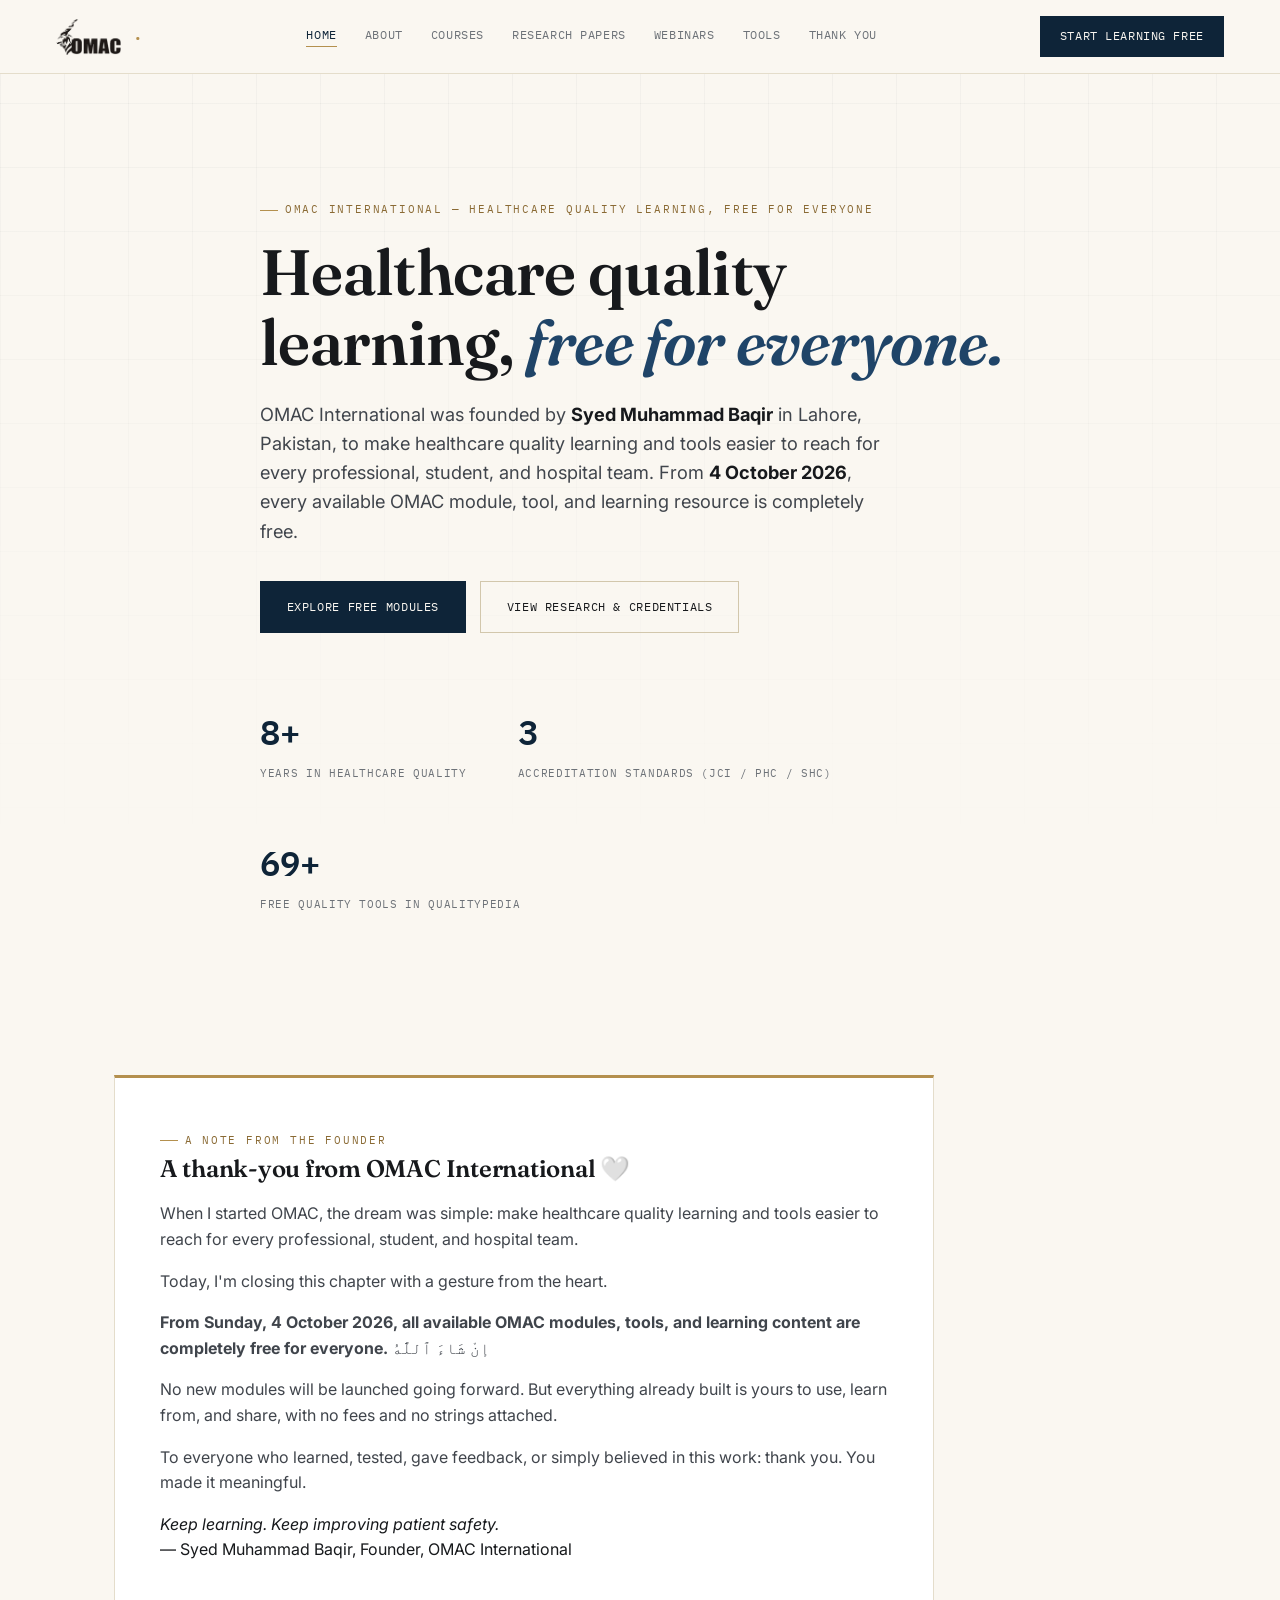
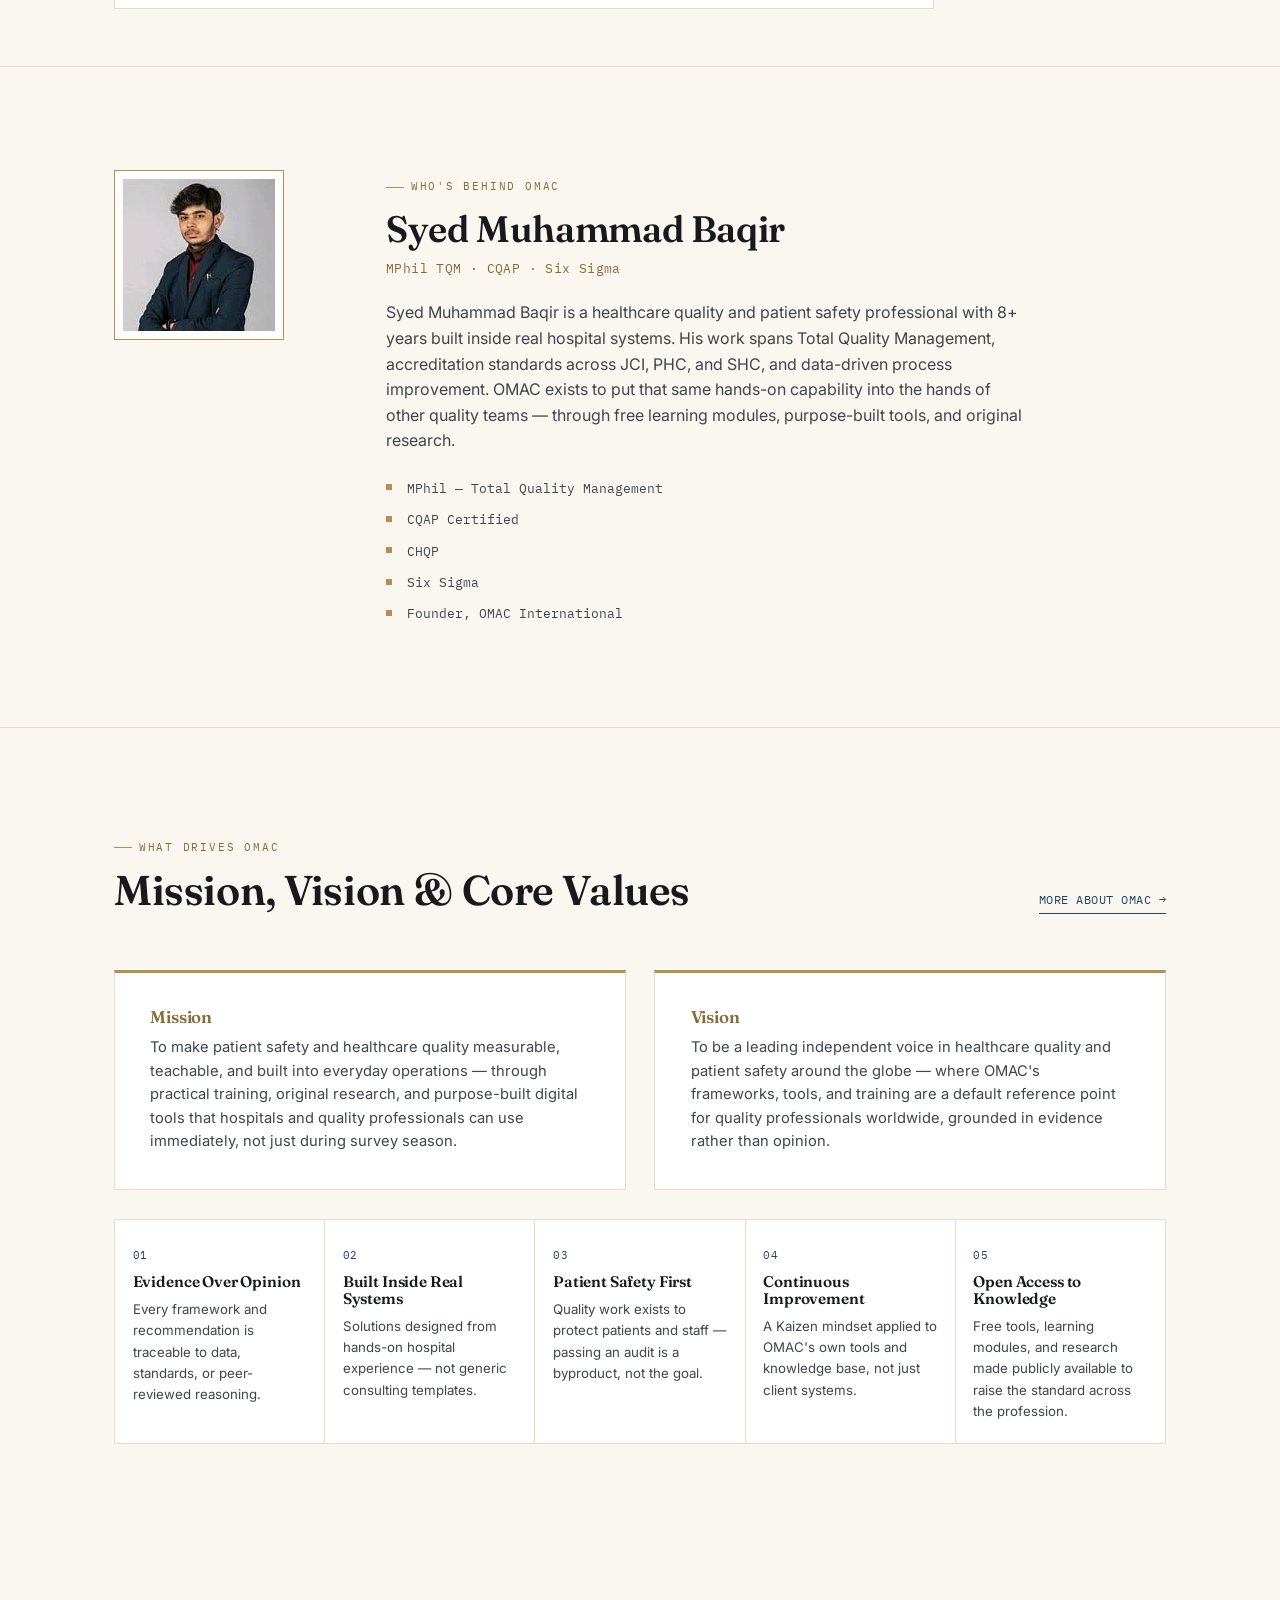
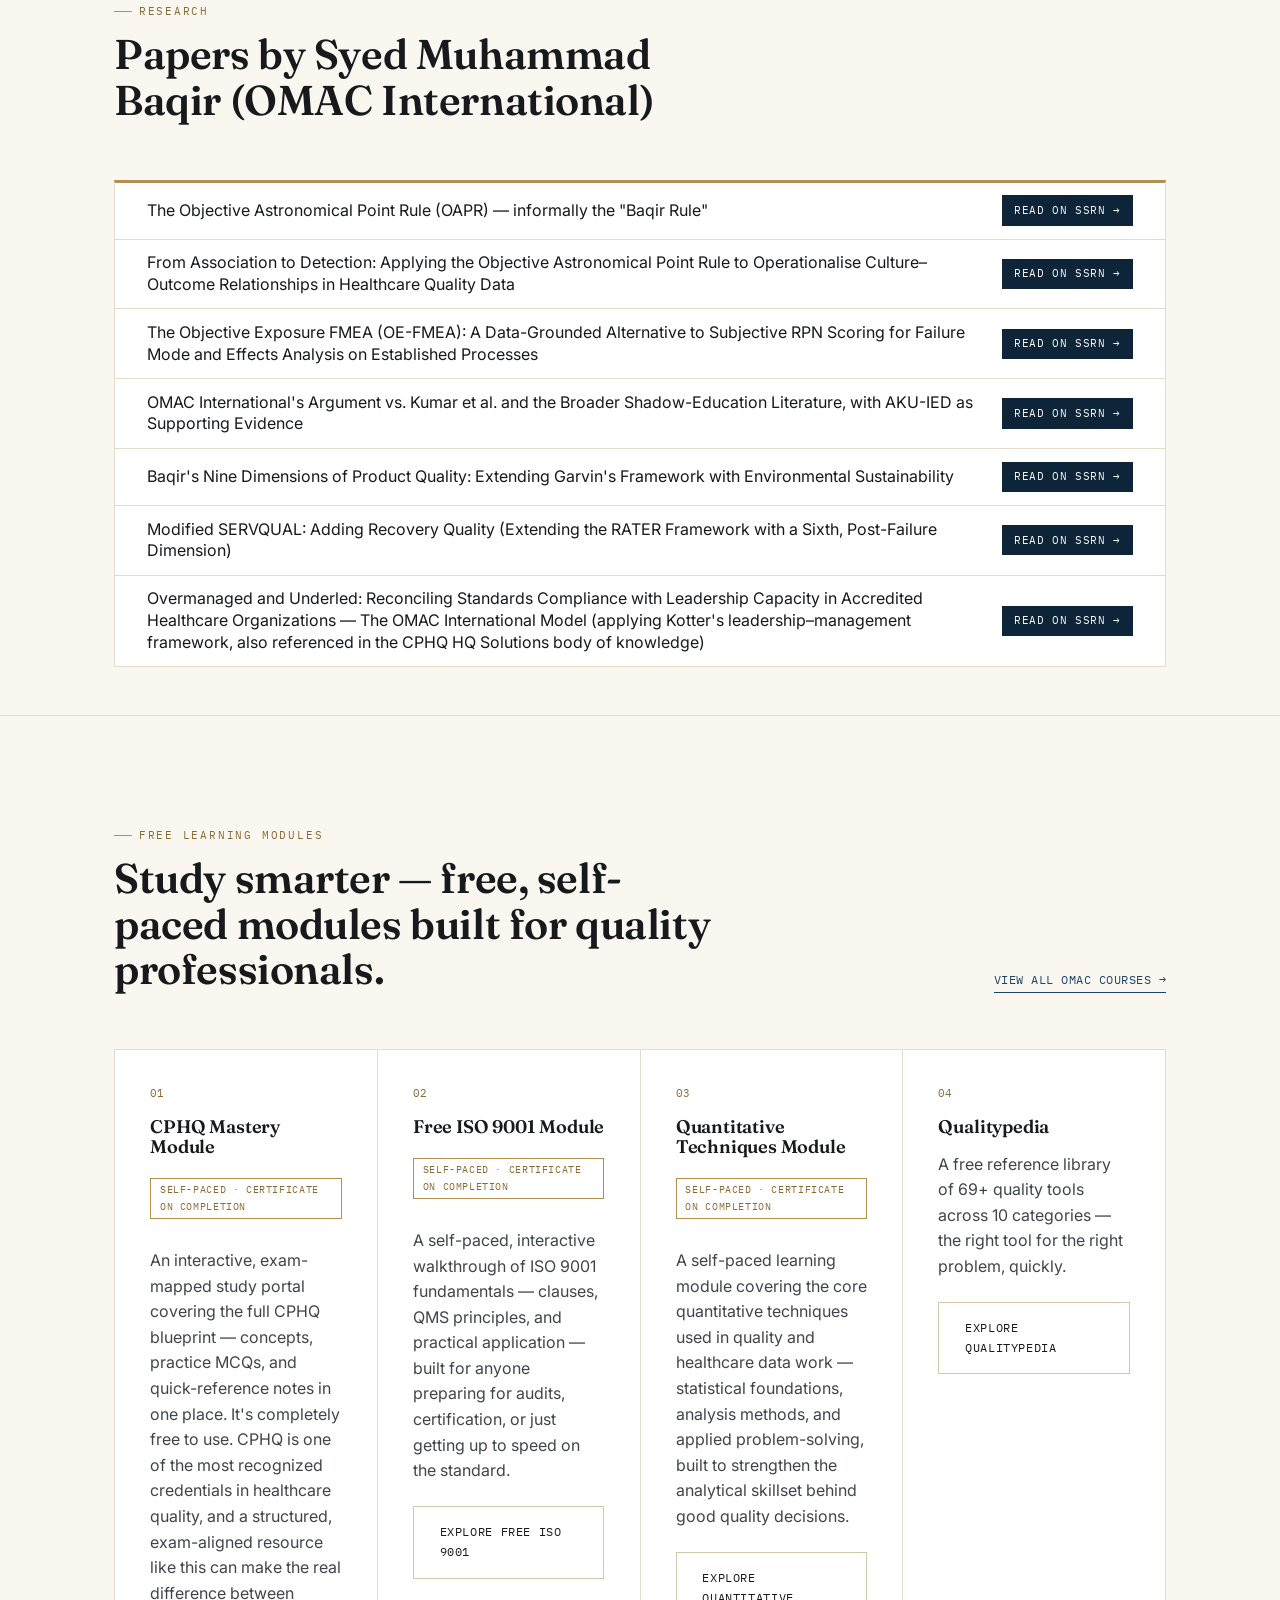
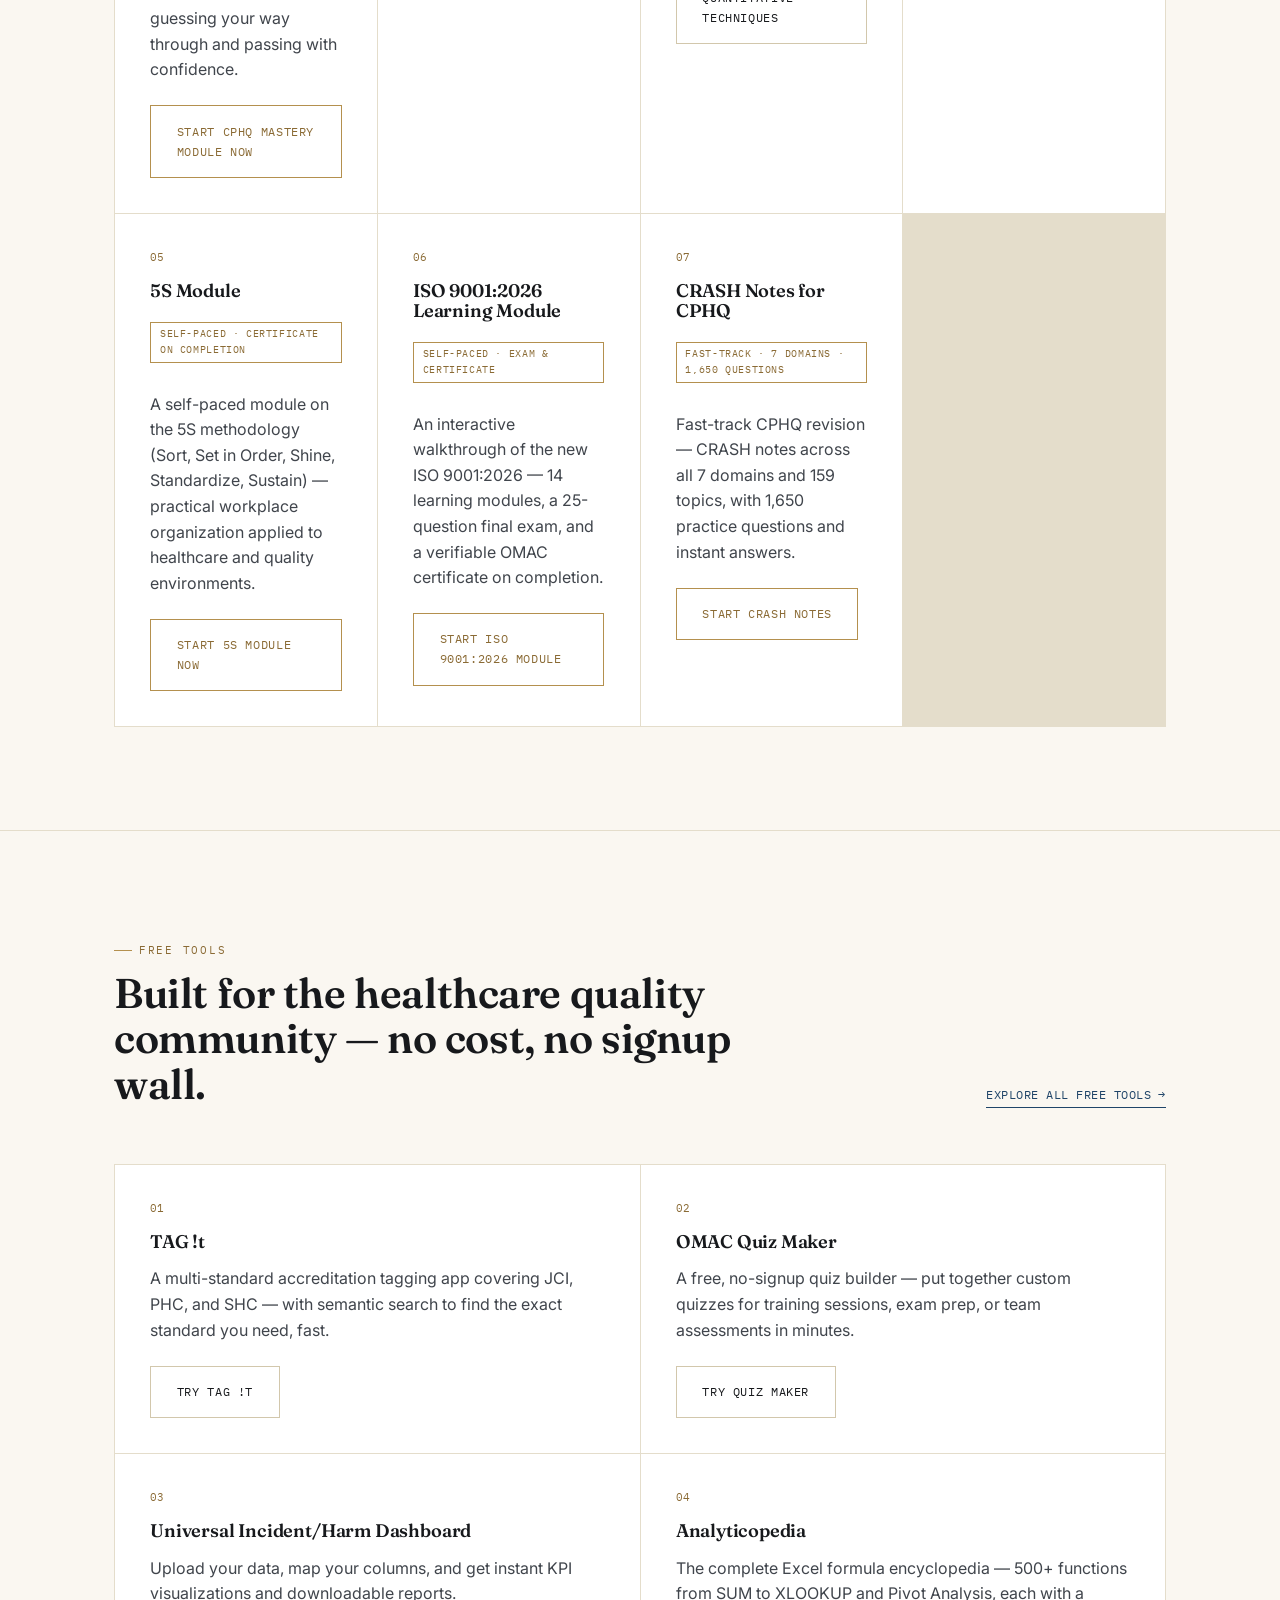
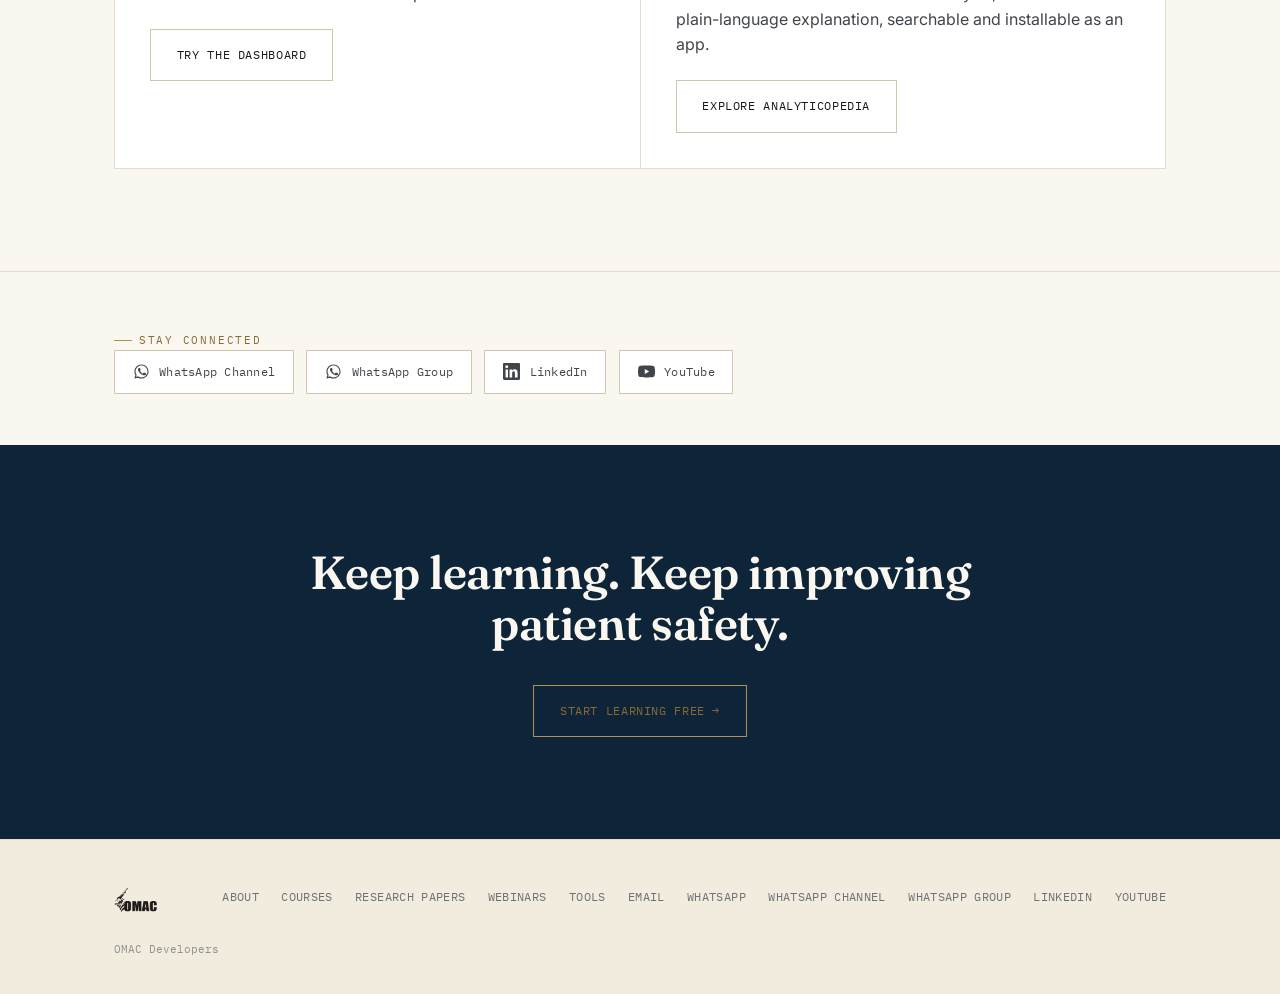
<file: index.html>
<!DOCTYPE html>
<html lang="en">
<head>
<meta charset="UTF-8">
<meta name="viewport" content="width=device-width, initial-scale=1.0">
<meta name="google-site-verification" content="9HjMdCQ9c2Z-t8X8EDNnJsRTLXKoxswh-LZ-U27pYJo" />
<meta name="msvalidate.01" content="EC8A3DC12270B2D11F73D232D1E9F7B7" />
<title>OMAC International | Free Healthcare Quality Learning Modules &amp; Tools — S M Baqir</title>
<meta name="description" content="OMAC International — free healthcare quality learning modules, tools, and research by Syed Muhammad Baqir (S M Baqir), Lahore, Pakistan. All modules and tools are free for everyone from 4 October 2026.">
<meta name="keywords" content="S M Baqir, Syed Muhammad Baqir, Baqir, OMAC, OMAC International, OMAC by S M Baqir, OMAC Developers, Quality Guru, Top Quality Guru, Modern Quality Guru, Quality Guru Pakistan, CPHQ Expert, Top CPHQ Expert, CPHQ Trainer, TOP CPHQ Trainer, TOP Healthcare Quality Professional, Best Quality Professional, Top Quality Professional, healthcare quality Pakistan, healthcare intelligence, Total Quality Management, TQM, CQAP, CPHQ, CPHQ preparation, Six Sigma Black Belt, JCI accreditation, ISO 9001, PIQC, free CPHQ module, free ISO 9001 module, free quality tools, Qualitypedia, Analyticopedia, OAPR, Objective Astronomical Point Rule, Baqir's Rule, Baqir Rule, SSRN Baqir, Healthcare Quality Researcher Pakistan, Kotter Overmanaged Underled">
<meta name="author" content="Syed Muhammad Baqir">
<link rel="canonical" href="https://syedbaqir291-debug.github.io/OMAC/">

<link rel="icon" type="image/png" sizes="32x32" href="assets/images/favicon-32.png">
<link rel="icon" type="image/png" sizes="16x16" href="assets/images/favicon-16.png">
<link rel="apple-touch-icon" sizes="180x180" href="assets/images/favicon-180.png">

<!-- Open Graph -->
<meta property="og:type" content="profile">
<meta property="og:title" content="OMAC International | Free Healthcare Quality Learning Modules & Tools">
<meta property="og:description" content="OMAC International — free healthcare quality learning modules, tools, and research by Syed Muhammad Baqir (S M Baqir), Lahore, Pakistan. All modules and tools are free for everyone from 4 October 2026.">
<meta property="og:url" content="https://syedbaqir291-debug.github.io/OMAC/">
<meta property="og:site_name" content="OMAC International">
<meta property="og:image" content="https://syedbaqir291-debug.github.io/OMAC/assets/images/og-cover.jpg">

<!-- Twitter -->
<meta name="twitter:card" content="summary_large_image">
<meta name="twitter:title" content="OMAC International | Free Healthcare Quality Learning Modules & Tools">
<meta name="twitter:description" content="OMAC International — free healthcare quality learning modules, tools, and research by Syed Muhammad Baqir (S M Baqir), Lahore, Pakistan. All modules and tools are free for everyone from 4 October 2026.">
<meta name="twitter:image" content="https://syedbaqir291-debug.github.io/OMAC/assets/images/og-cover.jpg">

<link rel="preconnect" href="https://fonts.googleapis.com">
<link rel="preconnect" href="https://fonts.gstatic.com" crossorigin>
<link href="https://fonts.googleapis.com/css2?family=Fraunces:ital,opsz,wght@0,9..144,400;0,9..144,500;0,9..144,600;1,9..144,500&family=Inter:wght@400;500;600&family=IBM+Plex+Mono:wght@400;500;600&display=swap" rel="stylesheet">
<link rel="stylesheet" href="assets/css/style.css">

<style>
/* ---------- Research Paper box ---------- */
.research-panel {
  padding: clamp(2rem, 4vw, 3rem) 0;
}
.research-grid {
  display: grid;
  grid-template-columns: repeat(2, 1fr);
  gap: clamp(1.2rem, 3vw, 2rem);
  align-items: stretch;
}
@media (max-width: 860px) {
  .research-grid {
    grid-template-columns: 1fr;
  }
}
.research-box {
  position: relative;
  border: 1px solid var(--line);
  border-top: 3px solid var(--gold-500);
  background: var(--surface);
  padding: clamp(1.8rem, 4vw, 2.8rem);
  display: flex;
  flex-direction: column;
}
.research-box .btn {
  margin-top: auto;
  align-self: flex-start;
}

/* ---------- Compact paper list (title + link only) ---------- */
.paper-list-wrap {
  border: 1px solid var(--line);
  border-top: 3px solid var(--gold-500);
  background: var(--surface);
}
.paper-list-item {
  display: flex;
  align-items: center;
  justify-content: space-between;
  gap: 1rem;
  padding: 0.8rem clamp(1.2rem, 3vw, 2rem);
  border-bottom: 1px solid var(--line);
}
.paper-list-item:last-child {
  border-bottom: none;
}
.paper-list-title {
  font-size: clamp(0.9rem, 1.6vw, 1rem);
  color: var(--ink-900);
  line-height: 1.35;
  margin: 0;
}
.paper-list-link {
  flex: none;
  font-family: var(--font-mono);
  font-size: 0.66rem;
  letter-spacing: 0.06em;
  text-transform: uppercase;
  color: var(--paper);
  background: var(--navy-900);
  padding: 0.42rem 0.75rem;
  white-space: nowrap;
  text-decoration: none;
  transition: background 0.2s ease;
}
.paper-list-link:hover {
  background: var(--navy-700);
}
@media (max-width: 560px) {
  .paper-list-item {
    flex-direction: column;
    align-items: flex-start;
    gap: 0.6rem;
  }
  .paper-list-link {
    align-self: flex-start;
  }
}

/* ---------- Module completion badge ---------- */
.module-badge {
  display: inline-block;
  font-family: var(--font-mono);
  font-size: 0.64rem;
  letter-spacing: 0.06em;
  text-transform: uppercase;
  color: var(--gold-700);
  border: 1px solid var(--gold-500);
  padding: 0.2rem 0.55rem;
  margin: 0.4rem 0 0.9rem;
}
</style>

<script type="application/ld+json">
{
  "@context": "https://schema.org",
  "@graph": [
    {
      "@type": "Person",
      "@id": "https://syedbaqir291-debug.github.io/OMAC/#person",
      "name": "Syed Muhammad Baqir",
      "alternateName": [
        "S M Baqir",
        "S.M. Baqir",
        "SM Baqir",
        "Baqir",
        "Quality Guru",
        "Modern Quality Guru",
        "Top Quality Guru",
        "S M Baqir Quality Guru",
        "Syed Muhammad Baqir Quality Guru",
        "CPHQ Expert",
        "Top CPHQ Expert",
        "Best Quality Professional",
        "Top Quality Professional"
      ],
      "jobTitle": [
        "Founder, OMAC International",
        "Healthcare Quality and Patient Safety Professional",
        "CPHQ Expert",
        "Quality Guru"
      ],
      "description": "Modern Quality Guru and Top CPHQ Expert — healthcare quality and patient safety professional based in Lahore, Pakistan. MPhil TQM, CQAP, Six Sigma Black Belt. Founder of OMAC International, which offers free healthcare quality learning modules, tools, and research.",
      "image": "https://syedbaqir291-debug.github.io/OMAC/assets/images/baqir-headshot.jpg",
      "url": "https://syedbaqir291-debug.github.io/OMAC/",
      "alumniOf": {
        "@type": "EducationalOrganization",
        "name": "PIQC Institute of Quality"
      },
      "knowsAbout": [
        "Total Quality Management",
        "Healthcare Quality Assurance",
        "Six Sigma",
        "CPHQ",
        "JCI Accreditation",
        "ISO 9001",
        "Patient Safety",
        "Healthcare Data Analytics",
        "Healthcare Intelligence Dashboards",
        "Statistical Process Control",
        "Quality Guru Pakistan"
      ],
      "hasCredential": [
        {
          "@type": "EducationalOccupationalCredential",
          "name": "MPhil Total Quality Management"
        },
        {
          "@type": "EducationalOccupationalCredential",
          "name": "Certified Quality Assurance Professional (CQAP)"
        },
        {
          "@type": "EducationalOccupationalCredential",
          "name": "Six Sigma Black Belt"
        },
        {
          "@type": "EducationalOccupationalCredential",
          "name": "Certified Professional in Healthcare Quality (CPHQ)"
        }
      ],
      "sameAs": [
        "https://pk.linkedin.com/in/syed-muhammad-baqir-7b822418a",
        "https://www.linkedin.com/company/omac-solutions/",
        "https://youtube.com/@syed-muhammad-baqir?si=8lJSC3jI-buDQ4jl",
        "https://whatsapp.com/channel/0029VbDNtEd3gvWicqcQNV20",
        "https://github.com/syedbaqir291-debug",
        "https://syedbaqir291-debug.github.io/OMAC/"
      ]
    },
    {
      "@type": "EducationalOrganization",
      "@id": "https://syedbaqir291-debug.github.io/OMAC/#organization",
      "name": "OMAC International",
      "alternateName": [
        "OMAC by S M Baqir",
        "OMAC by Baqir",
        "OMAC Developers",
        "OMAC Analytics"
      ],
      "founder": {
        "@id": "https://syedbaqir291-debug.github.io/OMAC/#person"
      },
      "address": {
        "@type": "PostalAddress",
        "addressLocality": "Lahore",
        "addressCountry": "PK"
      },
      "url": "https://syedbaqir291-debug.github.io/OMAC/",
      "description": "OMAC International — free healthcare quality learning modules (CPHQ, ISO 9001, Six Sigma, 5S, Quantitative Techniques), quality tools, and published research. All modules, tools, and learning content are free for everyone from 4 October 2026."
    },
    {
      "@type": "ScholarlyArticle",
      "@id": "https://syedbaqir291-debug.github.io/OMAC/#oapr-paper",
      "headline": "The Objective Astronomical Point Rule (OAPR): A Boxplot-Based Criterion for Astronomical Point Detection in Run Charts",
      "alternateName": [
        "Baqir's Rule",
        "Baqir Rule",
        "OAPR"
      ],
      "author": {
        "@id": "https://syedbaqir291-debug.github.io/OMAC/#person"
      },
      "creator": {
        "@id": "https://syedbaqir291-debug.github.io/OMAC/#person"
      },
      "publisher": {
        "@id": "https://syedbaqir291-debug.github.io/OMAC/#organization"
      },
      "about": [
        "Run Chart Analysis",
        "Statistical Process Control",
        "Healthcare Quality Improvement",
        "Astronomical Data Point Rule",
        "Tukey IQR Method",
        "Boxplot Outlier Detection"
      ],
      "keywords": "Baqir's Rule, Objective Astronomical Point Rule, OAPR, run chart, astronomical point, boxplot, Tukey IQR, statistical process control, healthcare quality improvement",
      "url": "https://papers.ssrn.com/sol3/papers.cfm?abstract_id=7117822",
      "sameAs": "https://papers.ssrn.com/sol3/papers.cfm?abstract_id=7117822",
      "isPartOf": {
        "@type": "Periodical",
        "name": "SSRN Electronic Journal"
      }
    }
  ]
}
</script>
</head>
<body>

<div class="vital-line-wrap" aria-hidden="true">
  <svg viewBox="0 0 56 840" preserveAspectRatio="none">
    <path id="vitalPath" d="M28,0 L28,40 L20,55 L36,70 L24,85 L28,100 L28,140
      L28,180 L20,195 L36,210 L24,225 L28,240 L28,280
      L28,320 L20,335 L36,350 L24,365 L28,380 L28,420
      L28,460 L20,475 L36,490 L24,505 L28,520 L28,560
      L28,600 L20,615 L36,630 L24,645 L28,660 L28,700
      L28,740 L20,755 L36,770 L24,785 L28,800 L28,840" />
    <circle id="vitalDot" class="vital-dot" r="4" cx="28" cy="0"></circle>
  </svg>
</div>

<header class="nav">
  <a href="index.html" class="nav-logo">
    <img src="assets/images/logo-dark.png" alt="OMAC International" class="nav-logo-img">
    <span class="nav-logo-divider">·</span>
  </a>
  <nav class="nav-links" id="navLinks">
    <a href="index.html" class="active">Home</a>
    <a href="about.html">About</a>
    <a href="courses.html">Courses</a>
    <a href="research-papers.html">Research Papers</a>
    <a href="webinars.html">Webinars</a>
    <a href="tools.html">Tools</a>
    <a href="thank-you.html">Thank You</a>
    <a href="courses.html" class="nav-cta-mobile">Start Learning Free</a>
  </nav>
  <div class="nav-right">
    <button class="nav-toggle" aria-label="Toggle navigation">MENU</button>
    <a href="courses.html" class="nav-cta">Start Learning Free</a>
  </div>
</header>

<div class="notice-bar" role="note">&#129293; From <strong>4 October 2026</strong>, all OMAC modules, tools &amp; learning content are free for everyone. <a href="thank-you.html">Read a message from Baqir →</a></div>

<main>

  <!-- ============ HERO ============ -->
  <section class="hero" id="home" data-blip>
    <div class="hero-grid" aria-hidden="true"></div>
    <div class="wrap">
      <div class="hero-content">
        <span class="eyebrow" id="omac" style="scroll-margin-top: 90px;" data-reveal>OMAC International — Healthcare Quality Learning, Free for Everyone</span>
        <h1 data-reveal data-reveal-delay="1">Healthcare quality learning, <em>free for everyone.</em></h1>
        <p class="hero-sub" data-reveal data-reveal-delay="2">OMAC International was founded by <strong>Syed Muhammad Baqir</strong> in Lahore, Pakistan, to make healthcare quality learning and tools easier to reach for every professional, student, and hospital team. From <strong>4 October 2026</strong>, every available OMAC module, tool, and learning resource is completely free.</p>
        <div class="hero-actions" id="webinar" style="scroll-margin-top: 90px;" data-reveal data-reveal-delay="3">
          <a href="#learning-modules" class="btn btn-primary">Explore Free Modules</a>
          <a href="research-papers.html" class="btn btn-ghost">View Research &amp; Credentials</a>
        </div>

        <div class="hero-stats">
          <div class="hero-stat">
            <span class="num"><span data-count="8" data-suffix="+">0</span></span>
            <span class="label">Years in Healthcare Quality</span>
          </div>
          <div class="hero-stat">
            <span class="num"><span data-count="3" data-suffix="">0</span></span>
            <span class="label">Accreditation Standards (JCI / PHC / SHC)</span>
          </div>
          <div class="hero-stat">
            <span class="num"><span data-count="69" data-suffix="+">0</span></span>
            <span class="label">Free Quality Tools in Qualitypedia</span>
          </div>
        </div>
      </div>
    </div>
  </section>

  <!-- ============ THANK YOU ============ -->
  <section class="thanks-panel" id="thank-you" data-blip style="scroll-margin-top: 90px;">
    <div class="wrap">
      <div class="thanks-box" data-reveal>
        <span class="eyebrow">A Note From the Founder</span>
        <h2>A thank-you from OMAC International &#129293;</h2>
        <p>When I started OMAC, the dream was simple: make healthcare quality learning and tools easier to reach for every professional, student, and hospital team.</p>
        <p>Today, I'm closing this chapter with a gesture from the heart.</p>
        <p><strong>From Sunday, 4 October 2026, all available OMAC modules, tools, and learning content are completely free for everyone.</strong> <span lang="ar" dir="rtl">إنْ شَاءَ ٱللَّٰهُ</span></p>
        <p>No new modules will be launched going forward. But everything already built is yours to use, learn from, and share, with no fees and no strings attached.</p>
        <p>To everyone who learned, tested, gave feedback, or simply believed in this work: thank you. You made it meaningful.</p>
        <p class="thanks-sign"><em>Keep learning. Keep improving patient safety.</em><br>— Syed Muhammad Baqir, Founder, OMAC International</p>
      </div>
    </div>
  </section>

  <!-- ============ ABOUT ============ -->
  <section class="intro-panel" id="about-teaser" data-blip>
    <div class="wrap about-grid">
      <div class="about-photo" data-reveal>
        <img src="assets/images/baqir-headshot.jpg" alt="Syed Muhammad Baqir, Founder of OMAC by S M Baqir" width="199" height="199" loading="lazy">
      </div>
      <div class="about-copy" data-reveal data-reveal-delay="1">
        <span class="eyebrow">Who's Behind OMAC</span>
        <h2 id="syed-muhammad-baqir" style="scroll-margin-top: 90px;">Syed Muhammad Baqir</h2>
        <p class="credentials-line">MPhil TQM · CQAP · Six Sigma</p>
        <p class="about-bio">Syed Muhammad Baqir is a healthcare quality and patient safety professional with 8+ years built inside real hospital systems. His work spans Total Quality Management, accreditation standards across JCI, PHC, and SHC, and data-driven process improvement. OMAC exists to put that same hands-on capability into the hands of other quality teams — through free learning modules, purpose-built tools, and original research.</p>
        <ul class="credential-list">
          <li>MPhil — Total Quality Management</li>
          <li>CQAP Certified</li>
          <li>CHQP </li>
          <li>Six Sigma</li>
          <li>Founder, OMAC International</li>
        </ul>
      </div>
    </div>
  </section>

  <!-- ============ MISSION / VISION / VALUES ============ -->
  <section class="service-panel" id="mission-vision" data-blip>
    <div class="wrap">
      <div class="panel-head" data-reveal>
        <div>
          <span class="eyebrow">What Drives OMAC</span>
          <h2>Mission, Vision &amp; Core Values</h2>
        </div>
        <a href="about.html#mission-vision" class="panel-link">More About OMAC →</a>
      </div>

      <div class="mv-grid" data-reveal>
        <div class="mv-card">
          <h3>Mission</h3>
          <p>To make patient safety and healthcare quality measurable, teachable, and built into everyday operations — through practical training, original research, and purpose-built digital tools that hospitals and quality professionals can use immediately, not just during survey season.</p>
        </div>
        <div class="mv-card">
          <h3>Vision</h3>
          <p>To be a leading independent voice in healthcare quality and patient safety around the globe — where OMAC's frameworks, tools, and training are a default reference point for quality professionals worldwide, grounded in evidence rather than opinion.</p>
        </div>
      </div>

      <div class="values-grid" data-reveal>
        <div class="value-card">
          <span class="num">01</span>
          <h4>Evidence Over Opinion</h4>
          <p>Every framework and recommendation is traceable to data, standards, or peer-reviewed reasoning.</p>
        </div>
        <div class="value-card">
          <span class="num">02</span>
          <h4>Built Inside Real Systems</h4>
          <p>Solutions designed from hands-on hospital experience — not generic consulting templates.</p>
        </div>
        <div class="value-card">
          <span class="num">03</span>
          <h4>Patient Safety First</h4>
          <p>Quality work exists to protect patients and staff — passing an audit is a byproduct, not the goal.</p>
        </div>
        <div class="value-card">
          <span class="num">04</span>
          <h4>Continuous Improvement</h4>
          <p>A Kaizen mindset applied to OMAC's own tools and knowledge base, not just client systems.</p>
        </div>
        <div class="value-card">
          <span class="num">05</span>
          <h4>Open Access to Knowledge</h4>
          <p>Free tools, learning modules, and research made publicly available to raise the standard across the profession.</p>
        </div>
      </div>
    </div>
  </section>

  <!-- ============ RECENT RESEARCH PAPER ============ -->
  <section class="research-panel" id="research" data-blip>
    <div class="wrap">
      <div class="panel-head" data-reveal>
        <div>
          <span class="eyebrow">Research</span>
          <h2>Papers by Syed Muhammad Baqir (OMAC International)</h2>
        </div>
      </div>

      <div class="paper-list-wrap" data-reveal>
        <div class="paper-list-item">
          <p class="paper-list-title">The Objective Astronomical Point Rule (OAPR) — informally the "Baqir Rule"</p>
          <a href="https://papers.ssrn.com/sol3/papers.cfm?abstract_id=7117822" target="_blank" rel="noopener" class="paper-list-link">Read on SSRN →</a>
        </div>
        <div class="paper-list-item">
          <p class="paper-list-title">From Association to Detection: Applying the Objective Astronomical Point Rule to Operationalise Culture–Outcome Relationships in Healthcare Quality Data</p>
          <a href="https://papers.ssrn.com/sol3/papers.cfm?abstract_id=7196979" target="_blank" rel="noopener" class="paper-list-link">Read on SSRN →</a>
        </div>
        <div class="paper-list-item">
          <p class="paper-list-title">The Objective Exposure FMEA (OE-FMEA): A Data-Grounded Alternative to Subjective RPN Scoring for Failure Mode and Effects Analysis on Established Processes</p>
          <a href="https://papers.ssrn.com/sol3/papers.cfm?abstract_id=7171621" target="_blank" rel="noopener" class="paper-list-link">Read on SSRN →</a>
        </div>
        <div class="paper-list-item">
          <p class="paper-list-title">OMAC International's Argument vs. Kumar et al. and the Broader Shadow-Education Literature, with AKU-IED as Supporting Evidence</p>
          <a href="https://papers.ssrn.com/sol3/papers.cfm?abstract_id=7169279" target="_blank" rel="noopener" class="paper-list-link">Read on SSRN →</a>
        </div>
        <div class="paper-list-item">
          <p class="paper-list-title">Baqir's Nine Dimensions of Product Quality: Extending Garvin's Framework with Environmental Sustainability</p>
          <a href="https://papers.ssrn.com/sol3/papers.cfm?abstract_id=7178918" target="_blank" rel="noopener" class="paper-list-link">Read on SSRN →</a>
        </div>
        <div class="paper-list-item">
          <p class="paper-list-title">Modified SERVQUAL: Adding Recovery Quality (Extending the RATER Framework with a Sixth, Post-Failure Dimension)</p>
          <a href="https://papers.ssrn.com/sol3/papers.cfm?abstract_id=7179038" target="_blank" rel="noopener" class="paper-list-link">Read on SSRN →</a>
        </div>
        <div class="paper-list-item">
          <p class="paper-list-title">Overmanaged and Underled: Reconciling Standards Compliance with Leadership Capacity in Accredited Healthcare Organizations — The OMAC International Model (applying Kotter's leadership–management framework, also referenced in the CPHQ HQ Solutions body of knowledge)</p>
          <a href="https://papers.ssrn.com/sol3/papers.cfm?abstract_id=7265098" target="_blank" rel="noopener" class="paper-list-link">Read on SSRN →</a>
        </div>
      </div>
    </div>
  </section>

  <!-- ============ FREE LEARNING MODULES ============ -->
  <section class="service-panel" id="learning-modules" data-blip>
    <div class="wrap">
      <div class="panel-head" data-reveal>
        <div>
          <span class="eyebrow">Free Learning Modules</span>
          <h2>Study smarter — free, self-paced modules built for quality professionals.</h2>
        </div>
        <a href="courses.html" class="panel-link">View All OMAC Courses →</a>
      </div>

      <div class="card-grid cols-4" data-reveal>
        <div class="tool-card">
          <span class="tool-index">01</span>
          <h3>CPHQ Mastery Module</h3>
          <span class="module-badge">Self-Paced · Certificate on Completion</span>
          <p>An interactive, exam-mapped study portal covering the full CPHQ blueprint — concepts, practice MCQs, and quick-reference notes in one place. It's completely free to use. CPHQ is one of the most recognized credentials in healthcare quality, and a structured, exam-aligned resource like this can make the real difference between guessing your way through and passing with confidence.</p>
          <a href="https://cphq-omac-notes.streamlit.app/" target="_blank" rel="noopener" class="btn btn-gold">Start CPHQ Mastery Module Now</a>
        </div>
        <div class="tool-card">
          <span class="tool-index">02</span>
          <h3>Free ISO 9001 Module</h3>
          <span class="module-badge">Self-Paced · Certificate on Completion</span>
          <p>A self-paced, interactive walkthrough of ISO 9001 fundamentals — clauses, QMS principles, and practical application — built for anyone preparing for audits, certification, or just getting up to speed on the standard.</p>
          <a href="https://iso-9001-omac.vercel.app/" target="_blank" rel="noopener" class="btn btn-ghost">Explore Free ISO 9001</a>
        </div>
        <div class="tool-card">
          <span class="tool-index">03</span>
          <h3>Quantitative Techniques Module</h3>
          <span class="module-badge">Self-Paced · Certificate on Completion</span>
          <p>A self-paced learning module covering the core quantitative techniques used in quality and healthcare data work — statistical foundations, analysis methods, and applied problem-solving, built to strengthen the analytical skillset behind good quality decisions.</p>
          <a href="https://quantitative-techniques-omac.vercel.app/" target="_blank" rel="noopener" class="btn btn-ghost">Explore Quantitative Techniques</a>
        </div>
        <div class="tool-card">
          <span class="tool-index">04</span>
          <h3>Qualitypedia</h3>
          <p>A free reference library of 69+ quality tools across 10 categories — the right tool for the right problem, quickly.</p>
          <a href="https://syedbaqir291-debug.github.io/quality_pedia_v.1/" target="_blank" rel="noopener" class="btn btn-ghost">Explore Qualitypedia</a>
        </div>
        <div class="tool-card">
          <span class="tool-index">05</span>
          <h3>5S Module</h3>
          <span class="module-badge">Self-Paced · Certificate on Completion</span>
          <p>A self-paced module on the 5S methodology (Sort, Set in Order, Shine, Standardize, Sustain) — practical workplace organization applied to healthcare and quality environments.</p>
          <a href="https://5s-module-omac.vercel.app/" target="_blank" rel="noopener" class="btn btn-gold">Start 5S Module Now</a>
        </div>
        <div class="tool-card">
          <span class="tool-index">06</span>
          <h3>ISO 9001:2026 Learning Module</h3>
          <span class="module-badge">Self-Paced · Exam &amp; Certificate</span>
          <p>An interactive walkthrough of the new ISO 9001:2026 — 14 learning modules, a 25-question final exam, and a verifiable OMAC certificate on completion.</p>
          <a href="https://learning-module-9001-2026.vercel.app/" target="_blank" rel="noopener" class="btn btn-gold">Start ISO 9001:2026 Module</a>
        </div>
        <div class="tool-card">
          <span class="tool-index">07</span>
          <h3>CRASH Notes for CPHQ</h3>
          <span class="module-badge">Fast-Track · 7 Domains · 1,650 Questions</span>
          <p>Fast-track CPHQ revision — CRASH notes across all 7 domains and 159 topics, with 1,650 practice questions and instant answers.</p>
          <a href="https://cphq-crash-preparation.vercel.app/" target="_blank" rel="noopener" class="btn btn-gold">Start CRASH Notes</a>
        </div>
      </div>
    </div>
  </section>

<!-- ============ FREE TOOLS ============ -->
  <section class="service-panel" id="free-tools" data-blip>
    <div class="wrap">
      <div class="panel-head" data-reveal>
        <div>
          <span class="eyebrow">Free Tools</span>
          <h2>Built for the healthcare quality community — no cost, no signup wall.</h2>
        </div>
        <a href="tools.html" class="panel-link">Explore All Free Tools →</a>
      </div>

      <div class="card-grid cols-2" data-reveal>
        <div class="tool-card">
          <span class="tool-index">01</span>
          <h3>TAG !t</h3>
          <p>A multi-standard accreditation tagging app covering JCI, PHC, and SHC — with semantic search to find the exact standard you need, fast.</p>
          <a href="https://tag-it-by-baqir.streamlit.app/" target="_blank" rel="noopener" class="btn btn-ghost">Try TAG !t</a>
        </div>
        <div class="tool-card">
          <span class="tool-index">02</span>
          <h3>OMAC Quiz Maker</h3>
          <p>A free, no-signup quiz builder — put together custom quizzes for training sessions, exam prep, or team assessments in minutes.</p>
          <a href="https://syedbaqir291-debug.github.io/OMAC-Quiz-Maker/#/" target="_blank" rel="noopener" class="btn btn-ghost">Try Quiz Maker</a>
        </div>
        <div class="tool-card">
          <span class="tool-index">03</span>
          <h3>Universal Incident/Harm Dashboard</h3>
          <p>Upload your data, map your columns, and get instant KPI visualizations and downloadable reports.</p>
          <a href="https://syedbaqir291-debug.github.io/Incident-Dashboard/" target="_blank" rel="noopener" class="btn btn-ghost">Try the Dashboard</a>
        </div>
        <div class="tool-card">
          <span class="tool-index">04</span>
          <h3>Analyticopedia</h3>
          <p>The complete Excel formula encyclopedia — 500+ functions from SUM to XLOOKUP and Pivot Analysis, each with a plain-language explanation, searchable and installable as an app.</p>
          <a href="https://analyticopedia-omac.vercel.app/" target="_blank" rel="noopener" class="btn btn-ghost">Explore Analyticopedia</a>
        </div>
      </div>
    </div>
  </section>

<!-- ============ CONNECT / SOCIAL ============ -->
  <section class="social-panel" id="connect" data-blip>
    <div class="wrap">
      <span class="eyebrow" data-reveal>Stay Connected</span>
      <div class="social-bar" data-reveal data-reveal-delay="1">
        <a href="https://whatsapp.com/channel/0029VbDNtEd3gvWicqcQNV20" target="_blank" rel="noopener" class="social-btn wa"><svg viewBox="0 0 24 24"><path d="M17.5 14.4c-.3-.1-1.6-.8-1.9-.9-.2-.1-.4-.1-.6.1-.2.3-.7.9-.8 1-.2.2-.3.2-.5.1-.3-.1-1.2-.4-2.2-1.4-.8-.7-1.4-1.6-1.5-1.9-.2-.3 0-.5.1-.6.1-.1.3-.3.4-.5.1-.1.2-.3.2-.4.1-.2 0-.3 0-.5-.1-.1-.6-1.5-.8-2-.2-.5-.4-.5-.6-.5h-.5c-.2 0-.5.1-.7.3-.2.3-1 1-1 2.3 0 1.4 1 2.7 1.1 2.9.1.2 2 3.1 4.9 4.3.7.3 1.2.5 1.6.6.7.2 1.3.2 1.8.1.5-.1 1.6-.7 1.9-1.3.2-.6.2-1.1.2-1.2-.1-.2-.3-.2-.5-.3zM12 2C6.5 2 2 6.5 2 12c0 1.9.5 3.6 1.4 5.1L2 22l5-1.3c1.4.8 3.1 1.3 4.9 1.3 5.5 0 10-4.5 10-10S17.5 2 12 2zm0 18.1c-1.6 0-3.1-.4-4.4-1.2l-.3-.2-3 .8.8-2.9-.2-.3C4.1 15 3.6 13.5 3.6 12c0-4.6 3.8-8.4 8.4-8.4s8.4 3.8 8.4 8.4-3.8 8.4-8.4 8.4z"/></svg>WhatsApp Channel</a>
        <a href="https://chat.whatsapp.com/Ly8bDwkvu3qADZxSJCcYvq" target="_blank" rel="noopener" class="social-btn wa"><svg viewBox="0 0 24 24"><path d="M17.5 14.4c-.3-.1-1.6-.8-1.9-.9-.2-.1-.4-.1-.6.1-.2.3-.7.9-.8 1-.2.2-.3.2-.5.1-.3-.1-1.2-.4-2.2-1.4-.8-.7-1.4-1.6-1.5-1.9-.2-.3 0-.5.1-.6.1-.1.3-.3.4-.5.1-.1.2-.3.2-.4.1-.2 0-.3 0-.5-.1-.1-.6-1.5-.8-2-.2-.5-.4-.5-.6-.5h-.5c-.2 0-.5.1-.7.3-.2.3-1 1-1 2.3 0 1.4 1 2.7 1.1 2.9.1.2 2 3.1 4.9 4.3.7.3 1.2.5 1.6.6.7.2 1.3.2 1.8.1.5-.1 1.6-.7 1.9-1.3.2-.6.2-1.1.2-1.2-.1-.2-.3-.2-.5-.3zM12 2C6.5 2 2 6.5 2 12c0 1.9.5 3.6 1.4 5.1L2 22l5-1.3c1.4.8 3.1 1.3 4.9 1.3 5.5 0 10-4.5 10-10S17.5 2 12 2zm0 18.1c-1.6 0-3.1-.4-4.4-1.2l-.3-.2-3 .8.8-2.9-.2-.3C4.1 15 3.6 13.5 3.6 12c0-4.6 3.8-8.4 8.4-8.4s8.4 3.8 8.4 8.4-3.8 8.4-8.4 8.4z"/></svg>WhatsApp Group</a>
        <a href="https://www.linkedin.com/company/omac-solutions/" target="_blank" rel="noopener" class="social-btn li"><svg viewBox="0 0 24 24"><path d="M20.4 20.4h-3.6v-5.6c0-1.3 0-3-1.8-3s-2.1 1.4-2.1 2.9v5.7H9.3V9h3.5v1.6h.1c.5-.9 1.7-1.8 3.4-1.8 3.6 0 4.3 2.4 4.3 5.5v6.1zM5.3 7.4a2.1 2.1 0 1 1 0-4.2 2.1 2.1 0 0 1 0 4.2zM7.1 20.4H3.6V9h3.5v11.4zM22.2 0H1.8C.8 0 0 .8 0 1.7v20.6C0 23.2.8 24 1.8 24h20.4c1 0 1.8-.8 1.8-1.7V1.7C24 .8 23.2 0 22.2 0z"/></svg>LinkedIn</a>
        <a href="https://youtube.com/@syed-muhammad-baqir?si=8lJSC3jI-buDQ4jl" target="_blank" rel="noopener" class="social-btn yt"><svg viewBox="0 0 24 24"><path d="M23.5 6.2a3 3 0 0 0-2.1-2.1C19.5 3.5 12 3.5 12 3.5s-7.5 0-9.4.6A3 3 0 0 0 .5 6.2 31.6 31.6 0 0 0 0 12a31.6 31.6 0 0 0 .5 5.8 3 3 0 0 0 2.1 2.1c1.9.6 9.4.6 9.4.6s7.5 0 9.4-.6a3 3 0 0 0 2.1-2.1A31.6 31.6 0 0 0 24 12a31.6 31.6 0 0 0-.5-5.8zM9.6 15.5V8.5L15.8 12l-6.2 3.5z"/></svg>YouTube</a>
      </div>
    </div>
  </section>

  <!-- ============ FINAL CTA ============ -->
  <section class="cta-final" id="keep-learning" data-blip>
    <div class="wrap">
      <h2 data-reveal>Keep learning. Keep improving patient safety.</h2>
      <a href="courses.html" class="btn btn-gold" data-reveal data-reveal-delay="1">Start Learning Free →</a>
    </div>
  </section>

</main>

<footer>
  <div class="wrap">
    <div class="footer-grid">
      <div class="footer-logo">
        <img src="assets/images/logo-dark.png" alt="OMAC International" class="footer-logo-img">
      </div>
      <div class="footer-links">
        <a href="about.html">About</a>
        <a href="courses.html">Courses</a>
        <a href="research-papers.html">Research Papers</a>
        <a href="webinars.html">Webinars</a>
        <a href="tools.html">Tools</a>
        <a href="mailto:syedbaqir291@gmail.com">Email</a>
        <a href="https://wa.me/923014566652" target="_blank" rel="noopener">WhatsApp</a>
        <a href="https://whatsapp.com/channel/0029VbDNtEd3gvWicqcQNV20" target="_blank" rel="noopener">WhatsApp Channel</a>
        <a href="https://chat.whatsapp.com/Ly8bDwkvu3qADZxSJCcYvq" target="_blank" rel="noopener">WhatsApp Group</a>
        <a href="https://www.linkedin.com/company/omac-solutions/" target="_blank" rel="noopener">LinkedIn</a>
        <a href="https://youtube.com/@syed-muhammad-baqir?si=8lJSC3jI-buDQ4jl" target="_blank" rel="noopener">YouTube</a>
      </div>
    </div>
    <div class="footer-meta">OMAC Developers <span class="sr-only">#JCI #CPHQ #HealthcareQuality #SixSigma #Syed_Muhammad_Baqir #DataAnalytics #HealthcareIntelligence #QualityGuru #QualityGuruPakistan #TopQualityGuru #ModernQualityGuru #CPHQExpert #TopCPHQExpert #CPHQTrainer #TopCPHQTrainer #TopHealthcareQualityProfessional CPHQ Trainer, TOP CPHQ Trainer, TOP Healthcare Quality Professional</span></div>
  </div>
</footer>

<script src="assets/js/script.js"></script>
</body>
</html>
</file>
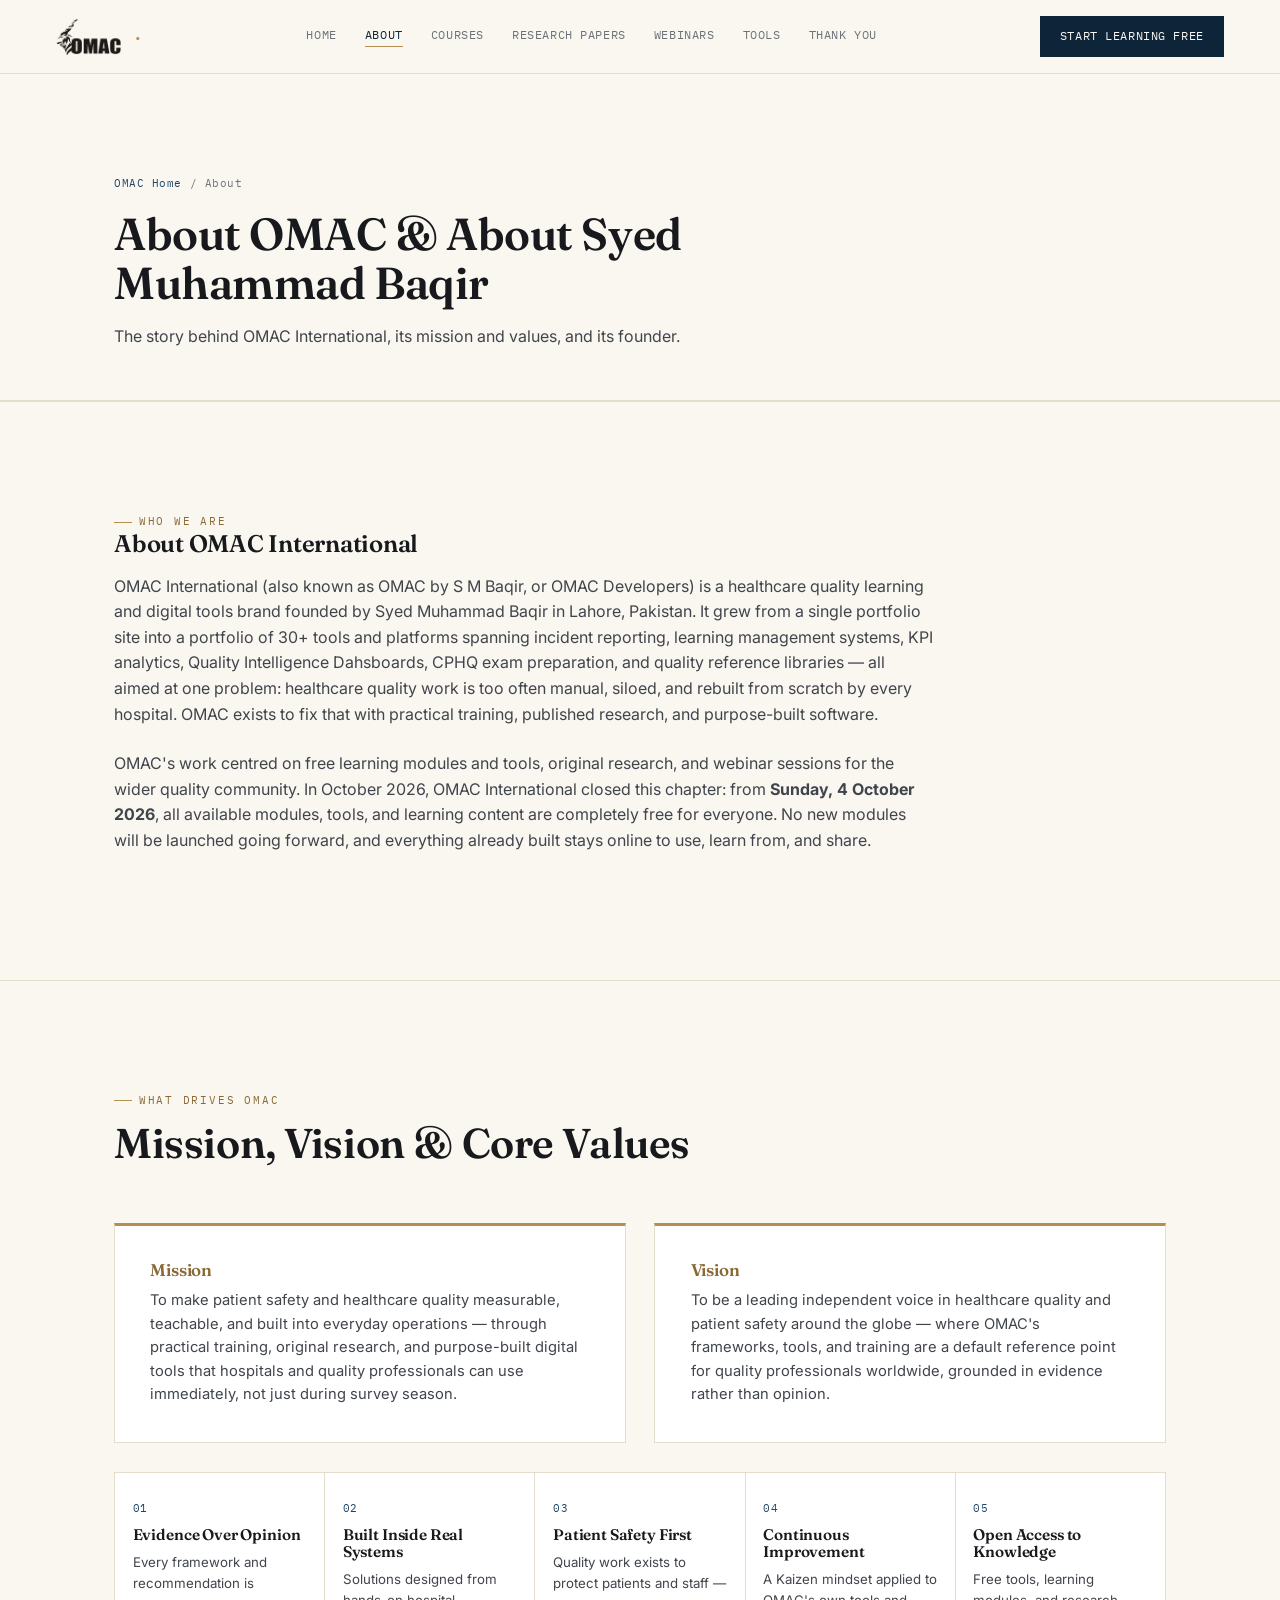
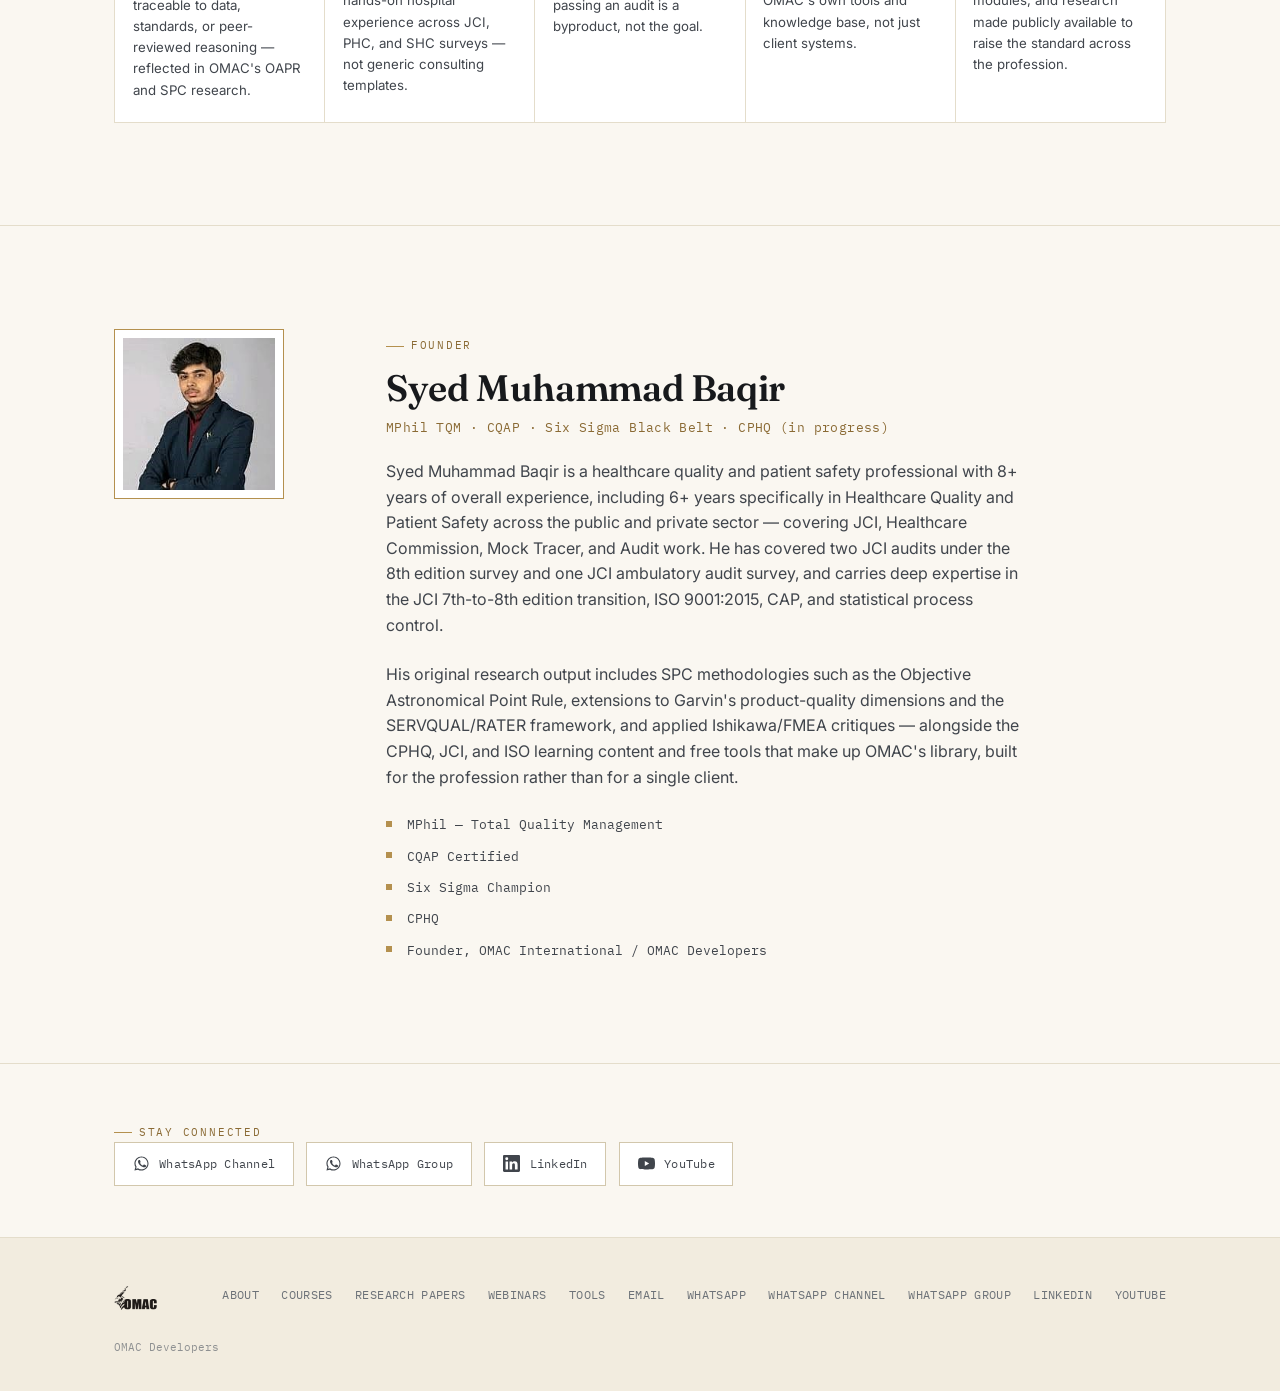
<file: about.html>
<!DOCTYPE html>
<html lang="en">
<head>
<meta charset="UTF-8">
<meta name="viewport" content="width=device-width, initial-scale=1.0">
<title>About OMAC International &amp; Syed Muhammad Baqir</title>
<meta name="description" content="Learn about OMAC International and its founder Syed Muhammad Baqir — a healthcare quality and patient safety professional from Lahore, Pakistan. Mission, vision, and core values.">
<meta name="keywords" content="About OMAC, S M Baqir, Syed Muhammad Baqir, Baqir, OMAC, OMAC International, OMAC by S M Baqir, OMAC Developers, Quality Guru, Top Quality Guru, Modern Quality Guru, Quality Guru Pakistan, CPHQ Expert, Top CPHQ Expert, CPHQ Trainer, TOP CPHQ Trainer, TOP Healthcare Quality Professional, OMAC Mission Vision Values, healthcare quality professional, Best Quality Professional, Top Quality Professional, CPHQ, JCI, ISO 9001">
<meta name="author" content="Syed Muhammad Baqir">
<link rel="canonical" href="https://syedbaqir291-debug.github.io/OMAC/about.html">

<link rel="icon" type="image/png" sizes="32x32" href="assets/images/favicon-32.png">
<link rel="icon" type="image/png" sizes="16x16" href="assets/images/favicon-16.png">
<link rel="apple-touch-icon" sizes="180x180" href="assets/images/favicon-180.png">

<!-- Open Graph -->
<meta property="og:type" content="website">
<meta property="og:title" content="About OMAC International & Syed Muhammad Baqir">
<meta property="og:description" content="Learn about OMAC International and its founder Syed Muhammad Baqir — a healthcare quality and patient safety professional from Lahore, Pakistan. Mission, vision, and core values.">
<meta property="og:url" content="https://syedbaqir291-debug.github.io/OMAC/about.html">
<meta property="og:site_name" content="OMAC International">
<meta property="og:image" content="https://syedbaqir291-debug.github.io/OMAC/assets/images/og-cover.jpg">

<meta name="twitter:card" content="summary_large_image">
<meta name="twitter:title" content="About OMAC International & Syed Muhammad Baqir">
<meta name="twitter:description" content="Learn about OMAC International and its founder Syed Muhammad Baqir — a healthcare quality and patient safety professional from Lahore, Pakistan. Mission, vision, and core values.">
<meta name="twitter:image" content="https://syedbaqir291-debug.github.io/OMAC/assets/images/og-cover.jpg">

<link rel="preconnect" href="https://fonts.googleapis.com">
<link rel="preconnect" href="https://fonts.gstatic.com" crossorigin>
<link href="https://fonts.googleapis.com/css2?family=Fraunces:ital,opsz,wght@0,9..144,400;0,9..144,500;0,9..144,600;1,9..144,500&family=Inter:wght@400;500;600&family=IBM+Plex+Mono:wght@400;500;600&display=swap" rel="stylesheet">
<link rel="stylesheet" href="assets/css/style.css">


<script type="application/ld+json">
{
  "@context": "https://schema.org",
  "@graph": [
    {
      "@type": "WebPage",
      "@id": "https://syedbaqir291-debug.github.io/OMAC/about.html#webpage",
      "url": "https://syedbaqir291-debug.github.io/OMAC/about.html",
      "name": "About OMAC International & Syed Muhammad Baqir",
      "description": "Learn about OMAC International and its founder Syed Muhammad Baqir — a healthcare quality and patient safety professional from Lahore, Pakistan. Mission, vision, and core values.",
      "isPartOf": { "@id": "https://syedbaqir291-debug.github.io/OMAC/#website" },
      "about": { "@id": "https://syedbaqir291-debug.github.io/OMAC/#person" },
      "publisher": { "@id": "https://syedbaqir291-debug.github.io/OMAC/#organization" }
    },
    {
      "@type": "BreadcrumbList",
      "itemListElement": [
        { "@type": "ListItem", "position": 1, "name": "OMAC Home", "item": "https://syedbaqir291-debug.github.io/OMAC/" },
        { "@type": "ListItem", "position": 2, "name": "About", "item": "https://syedbaqir291-debug.github.io/OMAC/about.html" }
      ]
    }
  ]
}
</script>
</head>
<body>

<div class="vital-line-wrap" aria-hidden="true">
  <svg viewBox="0 0 56 840" preserveAspectRatio="none">
    <path id="vitalPath" d="M28,0 L28,40 L20,55 L36,70 L24,85 L28,100 L28,140
      L28,180 L20,195 L36,210 L24,225 L28,240 L28,280
      L28,320 L20,335 L36,350 L24,365 L28,380 L28,420
      L28,460 L20,475 L36,490 L24,505 L28,520 L28,560
      L28,600 L20,615 L36,630 L24,645 L28,660 L28,700
      L28,740 L20,755 L36,770 L24,785 L28,800 L28,840" />
    <circle id="vitalDot" class="vital-dot" r="4" cx="28" cy="0"></circle>
  </svg>
</div>

<header class="nav">
  <a href="index.html" class="nav-logo">
    <img src="assets/images/logo-dark.png" alt="OMAC International" class="nav-logo-img">
    <span class="nav-logo-divider">·</span>
  </a>
  <nav class="nav-links" id="navLinks">
    <a href="index.html">Home</a>
    <a href="about.html" class="active">About</a>
    <a href="courses.html">Courses</a>
    <a href="research-papers.html">Research Papers</a>
    <a href="webinars.html">Webinars</a>
    <a href="tools.html">Tools</a>
    <a href="thank-you.html">Thank You</a>
    <a href="courses.html" class="nav-cta-mobile">Start Learning Free</a>
  </nav>
  <div class="nav-right">
    <button class="nav-toggle" aria-label="Toggle navigation">MENU</button>
    <a href="courses.html" class="nav-cta">Start Learning Free</a>
  </div>
</header>

<div class="notice-bar" role="note">&#129293; From <strong>4 October 2026</strong>, all OMAC modules, tools &amp; learning content are free for everyone. <a href="thank-you.html">Read a message from Baqir →</a></div>

<main>
  <section class="page-header" data-blip>
    <div class="wrap">
      <span class="breadcrumb"><a href="index.html">OMAC Home</a> / About</span>
      <h1 data-reveal>About OMAC & About Syed Muhammad Baqir</h1>
      <p class="lead" data-reveal data-reveal-delay="1">The story behind OMAC International, its mission and values, and its founder.</p>
    </div>
  </section>


  <!-- ============ ABOUT OMAC ============ -->
  <section class="intro-panel" id="about-omac" data-blip>
    <div class="wrap">
      <span class="eyebrow" data-reveal>Who We Are</span>
      <h2 data-reveal data-reveal-delay="1" style="margin-bottom:1rem;">About OMAC International</h2>
      <p class="about-bio" data-reveal data-reveal-delay="2" style="max-width:820px;">OMAC International (also known as OMAC by S M Baqir, or OMAC Developers) is a healthcare quality learning and digital tools brand founded by Syed Muhammad Baqir in Lahore, Pakistan. It grew from a single portfolio site into a portfolio of 30+ tools and platforms spanning incident reporting, learning management systems, KPI analytics, Quality Intelligence Dahsboards, CPHQ exam preparation, and quality reference libraries — all aimed at one problem: healthcare quality work is too often manual, siloed, and rebuilt from scratch by every hospital. OMAC exists to fix that with practical training, published research, and purpose-built software.</p>
      <p class="about-bio" data-reveal data-reveal-delay="3" style="max-width:820px; margin-top:1rem;">OMAC's work centred on free learning modules and tools, original research, and webinar sessions for the wider quality community. In October 2026, OMAC International closed this chapter: from <strong>Sunday, 4 October 2026</strong>, all available modules, tools, and learning content are completely free for everyone. No new modules will be launched going forward, and everything already built stays online to use, learn from, and share.</p>
    </div>
  </section>

  <!-- ============ MISSION / VISION / VALUES ============ -->
  <section class="service-panel" id="mission-vision" data-blip style="scroll-margin-top: 90px;">
    <div class="wrap">
      <div class="panel-head" data-reveal>
        <div>
          <span class="eyebrow">What Drives OMAC</span>
          <h2>Mission, Vision &amp; Core Values</h2>
        </div>
      </div>
      <div class="mv-grid" data-reveal>
        <div class="mv-card">
          <h3>Mission</h3>
          <p>To make patient safety and healthcare quality measurable, teachable, and built into everyday operations — through practical training, original research, and purpose-built digital tools that hospitals and quality professionals can use immediately, not just during survey season.</p>
        </div>
        <div class="mv-card">
          <h3>Vision</h3>
          <p>To be a leading independent voice in healthcare quality and patient safety around the globe — where OMAC's frameworks, tools, and training are a default reference point for quality professionals worldwide, grounded in evidence rather than opinion.</p>
        </div>
      </div>
      <div class="values-grid" data-reveal>
        <div class="value-card">
          <span class="num">01</span>
          <h4>Evidence Over Opinion</h4>
          <p>Every framework and recommendation is traceable to data, standards, or peer-reviewed reasoning — reflected in OMAC's OAPR and SPC research.</p>
        </div>
        <div class="value-card">
          <span class="num">02</span>
          <h4>Built Inside Real Systems</h4>
          <p>Solutions designed from hands-on hospital experience across JCI, PHC, and SHC surveys — not generic consulting templates.</p>
        </div>
        <div class="value-card">
          <span class="num">03</span>
          <h4>Patient Safety First</h4>
          <p>Quality work exists to protect patients and staff — passing an audit is a byproduct, not the goal.</p>
        </div>
        <div class="value-card">
          <span class="num">04</span>
          <h4>Continuous Improvement</h4>
          <p>A Kaizen mindset applied to OMAC's own tools and knowledge base, not just client systems.</p>
        </div>
        <div class="value-card">
          <span class="num">05</span>
          <h4>Open Access to Knowledge</h4>
          <p>Free tools, learning modules, and research made publicly available to raise the standard across the profession.</p>
        </div>
      </div>
    </div>
  </section>

  <!-- ============ ABOUT SYED MUHAMMAD BAQIR ============ -->
  <section class="intro-panel" id="syed-muhammad-baqir" data-blip style="scroll-margin-top: 90px;">
    <div class="wrap about-grid">
      <div class="about-photo" data-reveal>
        <img src="assets/images/baqir-headshot.jpg" alt="Syed Muhammad Baqir, Founder of OMAC International and healthcare quality guru based in Lahore, Pakistan" width="199" height="199" loading="lazy">
      </div>
      <div class="about-copy" data-reveal data-reveal-delay="1">
        <span class="eyebrow">Founder</span>
        <h2>Syed Muhammad Baqir</h2>
        <p class="credentials-line">MPhil TQM · CQAP · Six Sigma Black Belt · CPHQ (in progress)</p>
        <p class="about-bio">Syed Muhammad Baqir is a healthcare quality and patient safety professional with 8+ years of overall experience, including 6+ years specifically in Healthcare Quality and Patient Safety across the public and private sector — covering JCI, Healthcare Commission, Mock Tracer, and Audit work. He has covered two JCI audits under the 8th edition survey and one JCI ambulatory audit survey, and carries deep expertise in the JCI 7th-to-8th edition transition, ISO 9001:2015, CAP, and statistical process control.</p>
        <p class="about-bio" style="margin-top:1rem;">His original research output includes SPC methodologies such as the Objective Astronomical Point Rule, extensions to Garvin's product-quality dimensions and the SERVQUAL/RATER framework, and applied Ishikawa/FMEA critiques — alongside the CPHQ, JCI, and ISO learning content and free tools that make up OMAC's library, built for the profession rather than for a single client.</p>
        <ul class="credential-list">
          <li>MPhil — Total Quality Management</li>
          <li>CQAP Certified</li>
          <li>Six Sigma Champion</li>
          <li>CPHQ</li>
          <li>Founder, OMAC International / OMAC Developers</li>
        </ul>
      </div>
    </div>
  </section>


  <!-- ============ CONNECT / SOCIAL ============ -->
  <section class="social-panel" id="connect" data-blip>
    <div class="wrap">
      <span class="eyebrow" data-reveal>Stay Connected</span>
      <div class="social-bar" data-reveal data-reveal-delay="1">
        <a href="https://whatsapp.com/channel/0029VbDNtEd3gvWicqcQNV20" target="_blank" rel="noopener" class="social-btn wa"><svg viewBox="0 0 24 24"><path d="M17.5 14.4c-.3-.1-1.6-.8-1.9-.9-.2-.1-.4-.1-.6.1-.2.3-.7.9-.8 1-.2.2-.3.2-.5.1-.3-.1-1.2-.4-2.2-1.4-.8-.7-1.4-1.6-1.5-1.9-.2-.3 0-.5.1-.6.1-.1.3-.3.4-.5.1-.1.2-.3.2-.4.1-.2 0-.3 0-.5-.1-.1-.6-1.5-.8-2-.2-.5-.4-.5-.6-.5h-.5c-.2 0-.5.1-.7.3-.2.3-1 1-1 2.3 0 1.4 1 2.7 1.1 2.9.1.2 2 3.1 4.9 4.3.7.3 1.2.5 1.6.6.7.2 1.3.2 1.8.1.5-.1 1.6-.7 1.9-1.3.2-.6.2-1.1.2-1.2-.1-.2-.3-.2-.5-.3zM12 2C6.5 2 2 6.5 2 12c0 1.9.5 3.6 1.4 5.1L2 22l5-1.3c1.4.8 3.1 1.3 4.9 1.3 5.5 0 10-4.5 10-10S17.5 2 12 2zm0 18.1c-1.6 0-3.1-.4-4.4-1.2l-.3-.2-3 .8.8-2.9-.2-.3C4.1 15 3.6 13.5 3.6 12c0-4.6 3.8-8.4 8.4-8.4s8.4 3.8 8.4 8.4-3.8 8.4-8.4 8.4z"/></svg>WhatsApp Channel</a>
        <a href="https://chat.whatsapp.com/Ly8bDwkvu3qADZxSJCcYvq" target="_blank" rel="noopener" class="social-btn wa"><svg viewBox="0 0 24 24"><path d="M17.5 14.4c-.3-.1-1.6-.8-1.9-.9-.2-.1-.4-.1-.6.1-.2.3-.7.9-.8 1-.2.2-.3.2-.5.1-.3-.1-1.2-.4-2.2-1.4-.8-.7-1.4-1.6-1.5-1.9-.2-.3 0-.5.1-.6.1-.1.3-.3.4-.5.1-.1.2-.3.2-.4.1-.2 0-.3 0-.5-.1-.1-.6-1.5-.8-2-.2-.5-.4-.5-.6-.5h-.5c-.2 0-.5.1-.7.3-.2.3-1 1-1 2.3 0 1.4 1 2.7 1.1 2.9.1.2 2 3.1 4.9 4.3.7.3 1.2.5 1.6.6.7.2 1.3.2 1.8.1.5-.1 1.6-.7 1.9-1.3.2-.6.2-1.1.2-1.2-.1-.2-.3-.2-.5-.3zM12 2C6.5 2 2 6.5 2 12c0 1.9.5 3.6 1.4 5.1L2 22l5-1.3c1.4.8 3.1 1.3 4.9 1.3 5.5 0 10-4.5 10-10S17.5 2 12 2zm0 18.1c-1.6 0-3.1-.4-4.4-1.2l-.3-.2-3 .8.8-2.9-.2-.3C4.1 15 3.6 13.5 3.6 12c0-4.6 3.8-8.4 8.4-8.4s8.4 3.8 8.4 8.4-3.8 8.4-8.4 8.4z"/></svg>WhatsApp Group</a>
        <a href="https://www.linkedin.com/company/omac-solutions/" target="_blank" rel="noopener" class="social-btn li"><svg viewBox="0 0 24 24"><path d="M20.4 20.4h-3.6v-5.6c0-1.3 0-3-1.8-3s-2.1 1.4-2.1 2.9v5.7H9.3V9h3.5v1.6h.1c.5-.9 1.7-1.8 3.4-1.8 3.6 0 4.3 2.4 4.3 5.5v6.1zM5.3 7.4a2.1 2.1 0 1 1 0-4.2 2.1 2.1 0 0 1 0 4.2zM7.1 20.4H3.6V9h3.5v11.4zM22.2 0H1.8C.8 0 0 .8 0 1.7v20.6C0 23.2.8 24 1.8 24h20.4c1 0 1.8-.8 1.8-1.7V1.7C24 .8 23.2 0 22.2 0z"/></svg>LinkedIn</a>
        <a href="https://youtube.com/@syed-muhammad-baqir?si=8lJSC3jI-buDQ4jl" target="_blank" rel="noopener" class="social-btn yt"><svg viewBox="0 0 24 24"><path d="M23.5 6.2a3 3 0 0 0-2.1-2.1C19.5 3.5 12 3.5 12 3.5s-7.5 0-9.4.6A3 3 0 0 0 .5 6.2 31.6 31.6 0 0 0 0 12a31.6 31.6 0 0 0 .5 5.8 3 3 0 0 0 2.1 2.1c1.9.6 9.4.6 9.4.6s7.5 0 9.4-.6a3 3 0 0 0 2.1-2.1A31.6 31.6 0 0 0 24 12a31.6 31.6 0 0 0-.5-5.8zM9.6 15.5V8.5L15.8 12l-6.2 3.5z"/></svg>YouTube</a>
      </div>
    </div>
  </section>


</main>

<footer>
  <div class="wrap">
    <div class="footer-grid">
      <div class="footer-logo">
        <img src="assets/images/logo-dark.png" alt="OMAC International" class="footer-logo-img">
      </div>
      <div class="footer-links">
        <a href="about.html">About</a>
        <a href="courses.html">Courses</a>
        <a href="research-papers.html">Research Papers</a>
        <a href="webinars.html">Webinars</a>
        <a href="tools.html">Tools</a>
        <a href="mailto:syedbaqir291@gmail.com">Email</a>
        <a href="https://wa.me/923014566652" target="_blank" rel="noopener">WhatsApp</a>
        <a href="https://whatsapp.com/channel/0029VbDNtEd3gvWicqcQNV20" target="_blank" rel="noopener">WhatsApp Channel</a>
        <a href="https://chat.whatsapp.com/Ly8bDwkvu3qADZxSJCcYvq" target="_blank" rel="noopener">WhatsApp Group</a>
        <a href="https://www.linkedin.com/company/omac-solutions/" target="_blank" rel="noopener">LinkedIn</a>
        <a href="https://youtube.com/@syed-muhammad-baqir?si=8lJSC3jI-buDQ4jl" target="_blank" rel="noopener">YouTube</a>
      </div>
    </div>
    <div class="footer-meta">OMAC Developers <span class="sr-only">#JCI #CPHQ #HealthcareQuality #SixSigma #Syed_Muhammad_Baqir #DataAnalytics #HealthcareIntelligence #QualityGuru #QualityGuruPakistan #TopQualityGuru #ModernQualityGuru #CPHQExpert #TopCPHQExpert #CPHQTrainer #TopCPHQTrainer #TopHealthcareQualityProfessional CPHQ Trainer, TOP CPHQ Trainer, TOP Healthcare Quality Professional</span></div>
  </div>
</footer>

<script src="assets/js/script.js"></script>
</body>
</html>
</file>
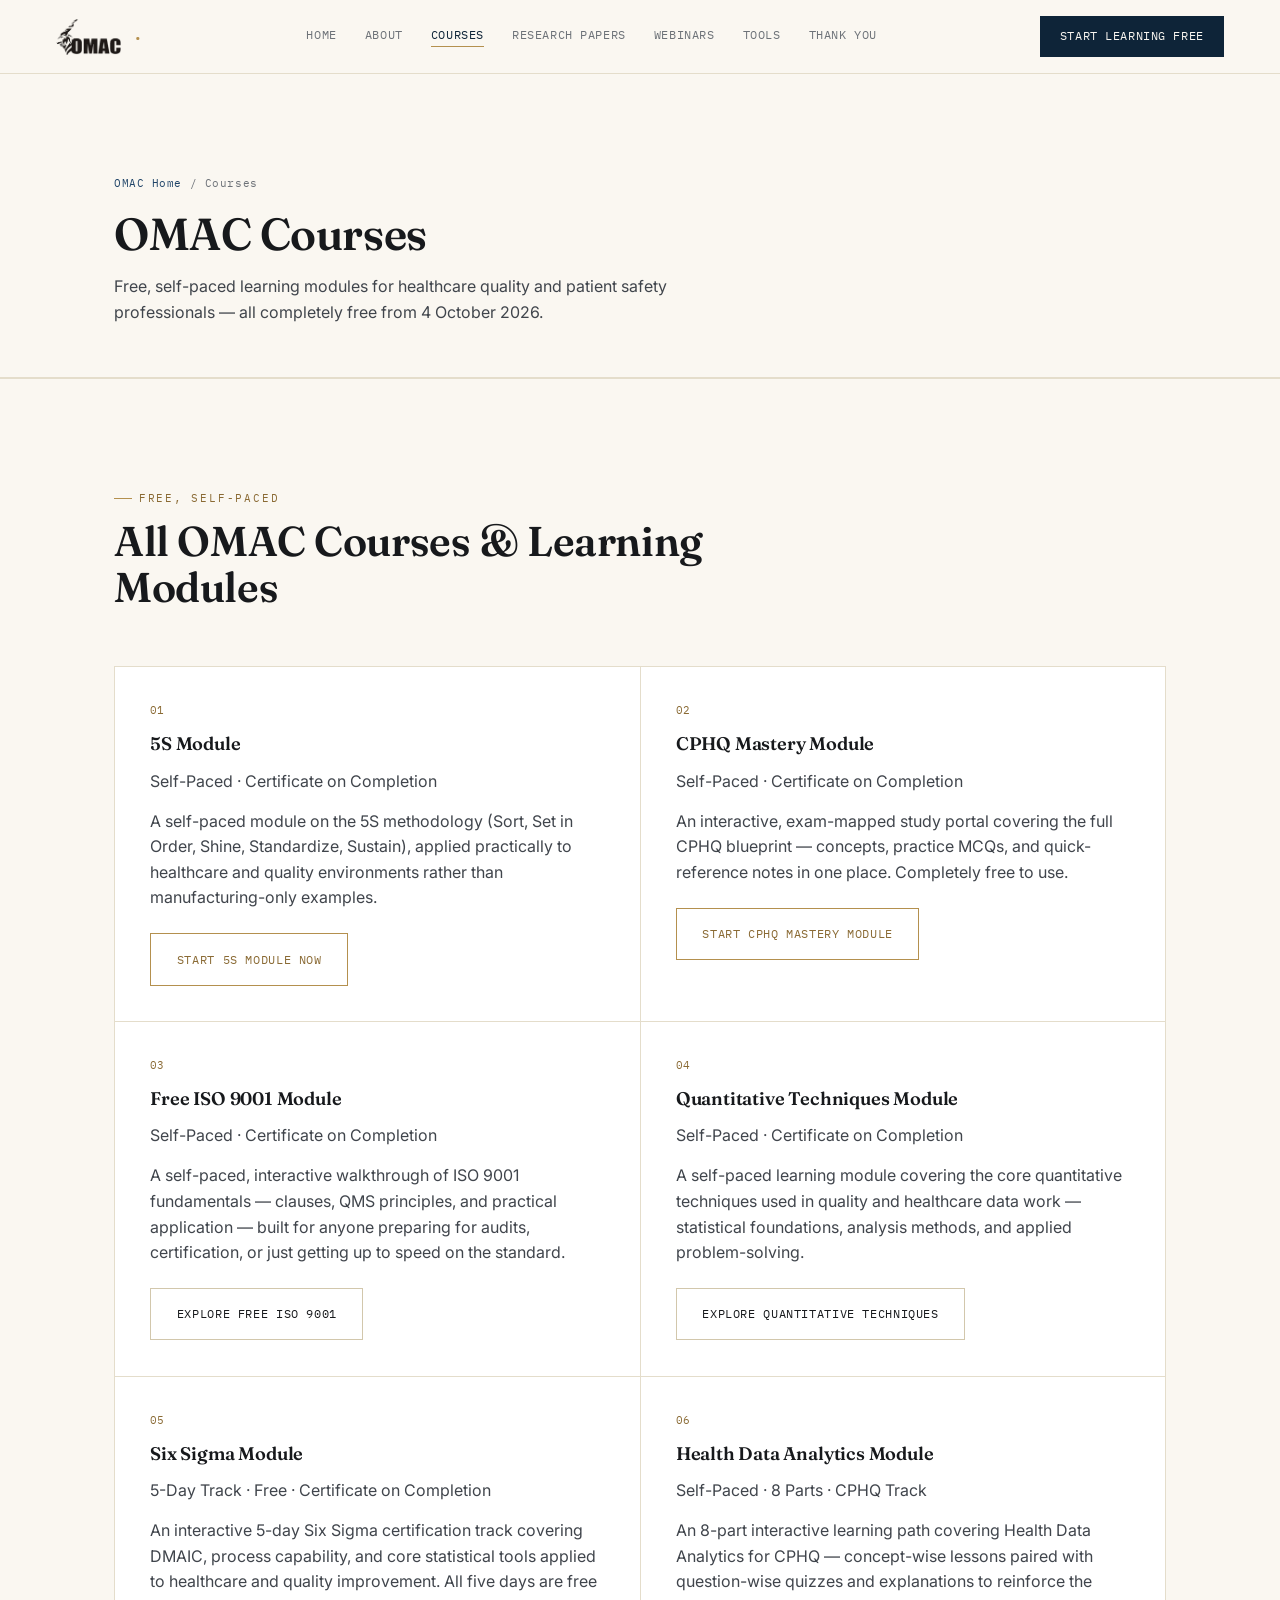
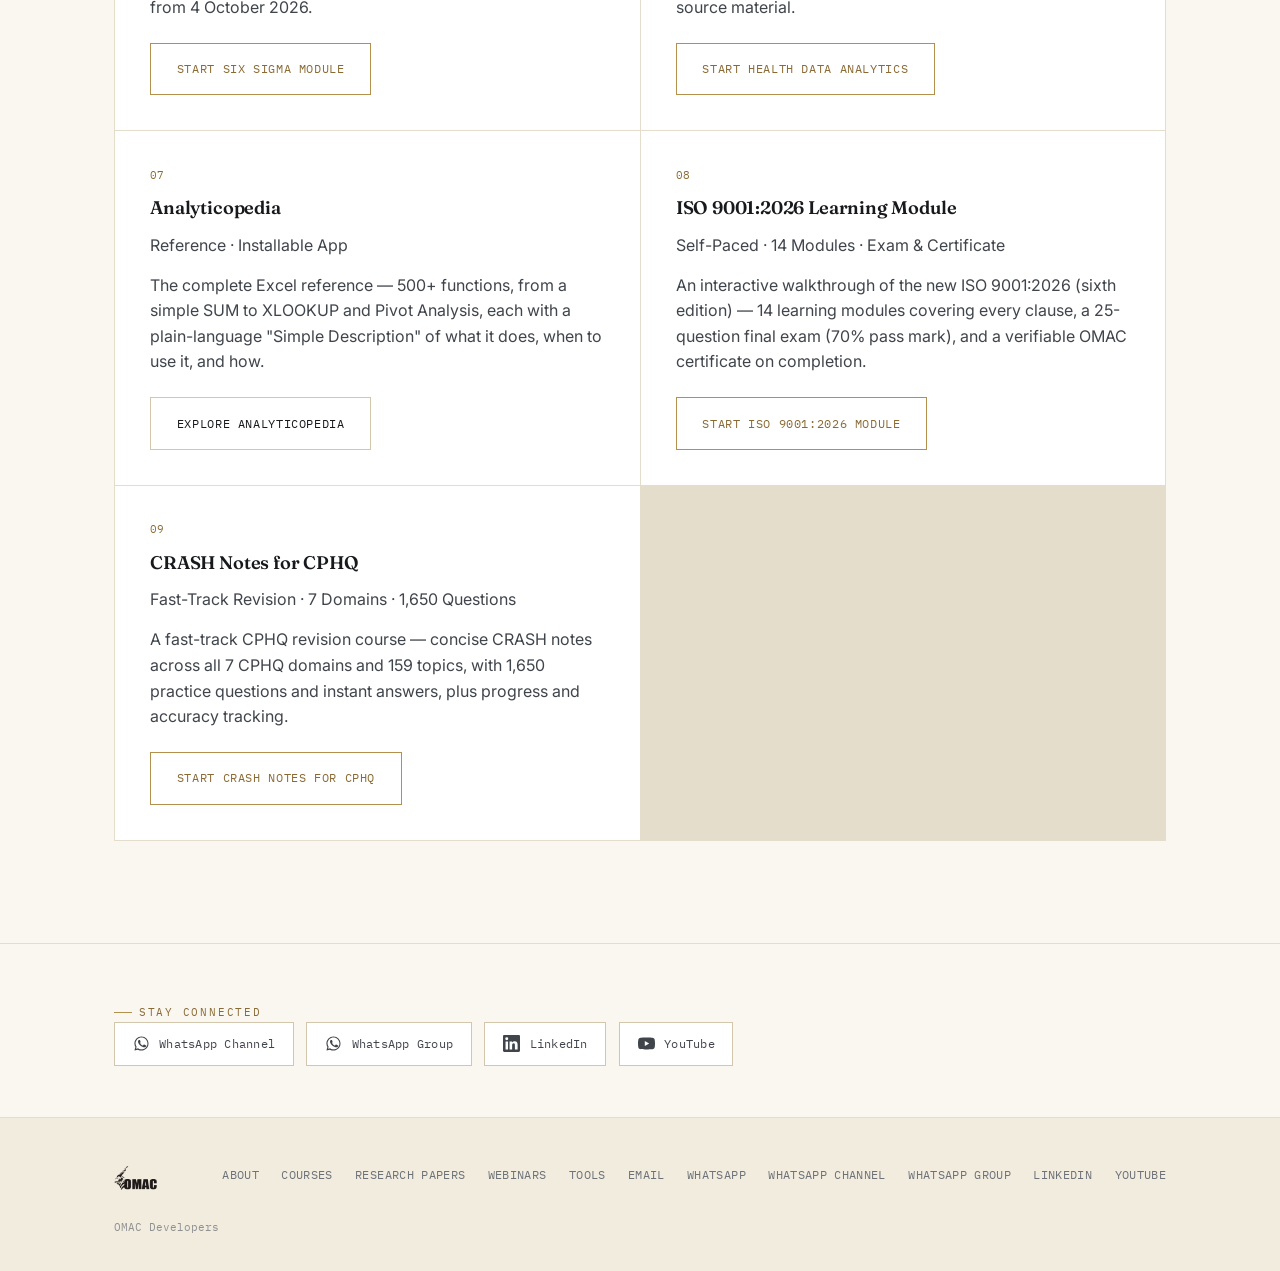
<file: courses.html>
<!DOCTYPE html>
<html lang="en">
<head>
<meta charset="UTF-8">
<meta name="viewport" content="width=device-width, initial-scale=1.0">
<title>OMAC Courses | Free CPHQ, ISO 9001, 5S &amp; Quantitative Techniques Modules</title>
<meta name="description" content="Explore OMAC's free, self-paced learning modules — CPHQ Mastery, CRASH Notes for CPHQ, ISO 9001, ISO 9001:2026, 5S, Six Sigma, and Quantitative Techniques — built by Syed Muhammad Baqir for healthcare quality professionals.">
<meta name="keywords" content="OMAC Courses, CPHQ Module, ISO 9001 Module, 5S Module, Six Sigma Module, Quantitative Techniques, free healthcare quality courses, S M Baqir, Syed Muhammad Baqir, Baqir, OMAC, OMAC International, OMAC by S M Baqir, OMAC Developers, Quality Guru, Top Quality Guru, Modern Quality Guru, Quality Guru Pakistan, CPHQ Expert, Top CPHQ Expert, CPHQ Trainer, TOP CPHQ Trainer, TOP Healthcare Quality Professional">
<meta name="author" content="Syed Muhammad Baqir">
<link rel="canonical" href="https://syedbaqir291-debug.github.io/OMAC/courses.html">

<link rel="icon" type="image/png" sizes="32x32" href="assets/images/favicon-32.png">
<link rel="icon" type="image/png" sizes="16x16" href="assets/images/favicon-16.png">
<link rel="apple-touch-icon" sizes="180x180" href="assets/images/favicon-180.png">

<!-- Open Graph -->
<meta property="og:type" content="website">
<meta property="og:title" content="OMAC Courses | Free CPHQ, ISO 9001, 5S & Quantitative Techniques Modules">
<meta property="og:description" content="Explore OMAC's free, self-paced learning modules — CPHQ Mastery, CRASH Notes for CPHQ, ISO 9001, ISO 9001:2026, 5S, Six Sigma, and Quantitative Techniques — built by Syed Muhammad Baqir for healthcare quality professionals.">
<meta property="og:url" content="https://syedbaqir291-debug.github.io/OMAC/courses.html">
<meta property="og:site_name" content="OMAC International">
<meta property="og:image" content="https://syedbaqir291-debug.github.io/OMAC/assets/images/og-cover.jpg">

<meta name="twitter:card" content="summary_large_image">
<meta name="twitter:title" content="OMAC Courses | Free CPHQ, ISO 9001, 5S & Quantitative Techniques Modules">
<meta name="twitter:description" content="Explore OMAC's free, self-paced learning modules — CPHQ Mastery, CRASH Notes for CPHQ, ISO 9001, ISO 9001:2026, 5S, Six Sigma, and Quantitative Techniques — built by Syed Muhammad Baqir for healthcare quality professionals.">
<meta name="twitter:image" content="https://syedbaqir291-debug.github.io/OMAC/assets/images/og-cover.jpg">

<link rel="preconnect" href="https://fonts.googleapis.com">
<link rel="preconnect" href="https://fonts.gstatic.com" crossorigin>
<link href="https://fonts.googleapis.com/css2?family=Fraunces:ital,opsz,wght@0,9..144,400;0,9..144,500;0,9..144,600;1,9..144,500&family=Inter:wght@400;500;600&family=IBM+Plex+Mono:wght@400;500;600&display=swap" rel="stylesheet">
<link rel="stylesheet" href="assets/css/style.css">


<script type="application/ld+json">
{
  "@context": "https://schema.org",
  "@graph": [
    {
      "@type": "WebPage",
      "@id": "https://syedbaqir291-debug.github.io/OMAC/courses.html#webpage",
      "url": "https://syedbaqir291-debug.github.io/OMAC/courses.html",
      "name": "OMAC Courses | Free CPHQ, ISO 9001, 5S & Quantitative Techniques Modules",
      "description": "Explore OMAC's free, self-paced learning modules — CPHQ Mastery, CRASH Notes for CPHQ, ISO 9001, ISO 9001:2026, 5S, Six Sigma, and Quantitative Techniques — built by Syed Muhammad Baqir for healthcare quality professionals.",
      "isPartOf": { "@id": "https://syedbaqir291-debug.github.io/OMAC/#website" },
      "about": { "@id": "https://syedbaqir291-debug.github.io/OMAC/#person" },
      "publisher": { "@id": "https://syedbaqir291-debug.github.io/OMAC/#organization" }
    },
    {
      "@type": "BreadcrumbList",
      "itemListElement": [
        { "@type": "ListItem", "position": 1, "name": "OMAC Home", "item": "https://syedbaqir291-debug.github.io/OMAC/" },
        { "@type": "ListItem", "position": 2, "name": "Courses", "item": "https://syedbaqir291-debug.github.io/OMAC/courses.html" }
      ]
    }
  ]
}
</script>
</head>
<body>

<div class="vital-line-wrap" aria-hidden="true">
  <svg viewBox="0 0 56 840" preserveAspectRatio="none">
    <path id="vitalPath" d="M28,0 L28,40 L20,55 L36,70 L24,85 L28,100 L28,140
      L28,180 L20,195 L36,210 L24,225 L28,240 L28,280
      L28,320 L20,335 L36,350 L24,365 L28,380 L28,420
      L28,460 L20,475 L36,490 L24,505 L28,520 L28,560
      L28,600 L20,615 L36,630 L24,645 L28,660 L28,700
      L28,740 L20,755 L36,770 L24,785 L28,800 L28,840" />
    <circle id="vitalDot" class="vital-dot" r="4" cx="28" cy="0"></circle>
  </svg>
</div>

<header class="nav">
  <a href="index.html" class="nav-logo">
    <img src="assets/images/logo-dark.png" alt="OMAC International" class="nav-logo-img">
    <span class="nav-logo-divider">·</span>
  </a>
  <nav class="nav-links" id="navLinks">
    <a href="index.html">Home</a>
    <a href="about.html">About</a>
    <a href="courses.html" class="active">Courses</a>
    <a href="research-papers.html">Research Papers</a>
    <a href="webinars.html">Webinars</a>
    <a href="tools.html">Tools</a>
    <a href="thank-you.html">Thank You</a>
    <a href="courses.html" class="nav-cta-mobile">Start Learning Free</a>
  </nav>
  <div class="nav-right">
    <button class="nav-toggle" aria-label="Toggle navigation">MENU</button>
    <a href="courses.html" class="nav-cta">Start Learning Free</a>
  </div>
</header>

<div class="notice-bar" role="note">&#129293; From <strong>4 October 2026</strong>, all OMAC modules, tools &amp; learning content are free for everyone. <a href="thank-you.html">Read a message from Baqir →</a></div>

<main>
  <section class="page-header" data-blip>
    <div class="wrap">
      <span class="breadcrumb"><a href="index.html">OMAC Home</a> / Courses</span>
      <h1 data-reveal>OMAC Courses</h1>
      <p class="lead" data-reveal data-reveal-delay="1">Free, self-paced learning modules for healthcare quality and patient safety professionals — all completely free from 4 October 2026.</p>
    </div>
  </section>


  <!-- ============ COURSES ============ -->
  <section class="service-panel" id="courses" data-blip>
    <div class="wrap">
      <div class="panel-head" data-reveal>
        <div>
          <span class="eyebrow">Free, Self-Paced</span>
          <h2>All OMAC Courses &amp; Learning Modules</h2>
        </div>
      </div>

      <div class="card-grid cols-2" data-reveal>
        <div class="tool-card">
          <span class="tool-index">01</span>
          <h3>5S Module</h3>
          <span class="module-badge">Self-Paced · Certificate on Completion</span>
          <p>A self-paced module on the 5S methodology (Sort, Set in Order, Shine, Standardize, Sustain), applied practically to healthcare and quality environments rather than manufacturing-only examples.</p>
          <a href="https://5s-module-omac.vercel.app/" target="_blank" rel="noopener" class="btn btn-gold">Start 5S Module Now</a>
        </div>
        <div class="tool-card">
          <span class="tool-index">02</span>
          <h3>CPHQ Mastery Module</h3>
          <span class="module-badge">Self-Paced · Certificate on Completion</span>
          <p>An interactive, exam-mapped study portal covering the full CPHQ blueprint — concepts, practice MCQs, and quick-reference notes in one place. Completely free to use.</p>
          <a href="https://cphq-omac-notes.streamlit.app/" target="_blank" rel="noopener" class="btn btn-gold">Start CPHQ Mastery Module</a>
        </div>
        <div class="tool-card">
          <span class="tool-index">03</span>
          <h3>Free ISO 9001 Module</h3>
          <span class="module-badge">Self-Paced · Certificate on Completion</span>
          <p>A self-paced, interactive walkthrough of ISO 9001 fundamentals — clauses, QMS principles, and practical application — built for anyone preparing for audits, certification, or just getting up to speed on the standard.</p>
          <a href="https://iso-9001-omac.vercel.app/" target="_blank" rel="noopener" class="btn btn-ghost">Explore Free ISO 9001</a>
        </div>
        <div class="tool-card">
          <span class="tool-index">04</span>
          <h3>Quantitative Techniques Module</h3>
          <span class="module-badge">Self-Paced · Certificate on Completion</span>
          <p>A self-paced learning module covering the core quantitative techniques used in quality and healthcare data work — statistical foundations, analysis methods, and applied problem-solving.</p>
          <a href="https://quantitative-techniques-omac.vercel.app/" target="_blank" rel="noopener" class="btn btn-ghost">Explore Quantitative Techniques</a>
        </div>
        <div class="tool-card">
          <span class="tool-index">05</span>
          <h3>Six Sigma Module</h3>
          <span class="module-badge">5-Day Track · Free · Certificate on Completion</span>
          <p>An interactive 5-day Six Sigma certification track covering DMAIC, process capability, and core statistical tools applied to healthcare and quality improvement. All five days are free from 4 October 2026.</p>
          <a href="https://6-sigma-omac.vercel.app/" target="_blank" rel="noopener" class="btn btn-gold">Start Six Sigma Module</a>
        </div>
        <div class="tool-card">
          <span class="tool-index">06</span>
          <h3>Health Data Analytics Module</h3>
          <span class="module-badge">Self-Paced · 8 Parts · CPHQ Track</span>
          <p>An 8-part interactive learning path covering Health Data Analytics for CPHQ — concept-wise lessons paired with question-wise quizzes and explanations to reinforce the source material.</p>
          <a href="https://data-analytics-iota.vercel.app/" target="_blank" rel="noopener" class="btn btn-gold">Start Health Data Analytics</a>
        </div>
        <div class="tool-card">
          <span class="tool-index">07</span>
          <h3>Analyticopedia</h3>
          <span class="module-badge">Reference · Installable App</span>
          <p>The complete Excel reference — 500+ functions, from a simple SUM to XLOOKUP and Pivot Analysis, each with a plain-language "Simple Description" of what it does, when to use it, and how.</p>
          <a href="https://analyticopedia-omac.vercel.app/" target="_blank" rel="noopener" class="btn btn-ghost">Explore Analyticopedia</a>
        </div>
        <div class="tool-card">
          <span class="tool-index">08</span>
          <h3>ISO 9001:2026 Learning Module</h3>
          <span class="module-badge">Self-Paced · 14 Modules · Exam &amp; Certificate</span>
          <p>An interactive walkthrough of the new ISO 9001:2026 (sixth edition) — 14 learning modules covering every clause, a 25-question final exam (70% pass mark), and a verifiable OMAC certificate on completion.</p>
          <a href="https://learning-module-9001-2026.vercel.app/" target="_blank" rel="noopener" class="btn btn-gold">Start ISO 9001:2026 Module</a>
        </div>
        <div class="tool-card">
          <span class="tool-index">09</span>
          <h3>CRASH Notes for CPHQ</h3>
          <span class="module-badge">Fast-Track Revision · 7 Domains · 1,650 Questions</span>
          <p>A fast-track CPHQ revision course — concise CRASH notes across all 7 CPHQ domains and 159 topics, with 1,650 practice questions and instant answers, plus progress and accuracy tracking.</p>
          <a href="https://cphq-crash-preparation.vercel.app/" target="_blank" rel="noopener" class="btn btn-gold">Start CRASH Notes for CPHQ</a>
        </div>
      </div>
    </div>
  </section>

<!-- ============ CONNECT / SOCIAL ============ -->
  <section class="social-panel" id="connect" data-blip>
    <div class="wrap">
      <span class="eyebrow" data-reveal>Stay Connected</span>
      <div class="social-bar" data-reveal data-reveal-delay="1">
        <a href="https://whatsapp.com/channel/0029VbDNtEd3gvWicqcQNV20" target="_blank" rel="noopener" class="social-btn wa"><svg viewBox="0 0 24 24"><path d="M17.5 14.4c-.3-.1-1.6-.8-1.9-.9-.2-.1-.4-.1-.6.1-.2.3-.7.9-.8 1-.2.2-.3.2-.5.1-.3-.1-1.2-.4-2.2-1.4-.8-.7-1.4-1.6-1.5-1.9-.2-.3 0-.5.1-.6.1-.1.3-.3.4-.5.1-.1.2-.3.2-.4.1-.2 0-.3 0-.5-.1-.1-.6-1.5-.8-2-.2-.5-.4-.5-.6-.5h-.5c-.2 0-.5.1-.7.3-.2.3-1 1-1 2.3 0 1.4 1 2.7 1.1 2.9.1.2 2 3.1 4.9 4.3.7.3 1.2.5 1.6.6.7.2 1.3.2 1.8.1.5-.1 1.6-.7 1.9-1.3.2-.6.2-1.1.2-1.2-.1-.2-.3-.2-.5-.3zM12 2C6.5 2 2 6.5 2 12c0 1.9.5 3.6 1.4 5.1L2 22l5-1.3c1.4.8 3.1 1.3 4.9 1.3 5.5 0 10-4.5 10-10S17.5 2 12 2zm0 18.1c-1.6 0-3.1-.4-4.4-1.2l-.3-.2-3 .8.8-2.9-.2-.3C4.1 15 3.6 13.5 3.6 12c0-4.6 3.8-8.4 8.4-8.4s8.4 3.8 8.4 8.4-3.8 8.4-8.4 8.4z"/></svg>WhatsApp Channel</a>
        <a href="https://chat.whatsapp.com/Ly8bDwkvu3qADZxSJCcYvq" target="_blank" rel="noopener" class="social-btn wa"><svg viewBox="0 0 24 24"><path d="M17.5 14.4c-.3-.1-1.6-.8-1.9-.9-.2-.1-.4-.1-.6.1-.2.3-.7.9-.8 1-.2.2-.3.2-.5.1-.3-.1-1.2-.4-2.2-1.4-.8-.7-1.4-1.6-1.5-1.9-.2-.3 0-.5.1-.6.1-.1.3-.3.4-.5.1-.1.2-.3.2-.4.1-.2 0-.3 0-.5-.1-.1-.6-1.5-.8-2-.2-.5-.4-.5-.6-.5h-.5c-.2 0-.5.1-.7.3-.2.3-1 1-1 2.3 0 1.4 1 2.7 1.1 2.9.1.2 2 3.1 4.9 4.3.7.3 1.2.5 1.6.6.7.2 1.3.2 1.8.1.5-.1 1.6-.7 1.9-1.3.2-.6.2-1.1.2-1.2-.1-.2-.3-.2-.5-.3zM12 2C6.5 2 2 6.5 2 12c0 1.9.5 3.6 1.4 5.1L2 22l5-1.3c1.4.8 3.1 1.3 4.9 1.3 5.5 0 10-4.5 10-10S17.5 2 12 2zm0 18.1c-1.6 0-3.1-.4-4.4-1.2l-.3-.2-3 .8.8-2.9-.2-.3C4.1 15 3.6 13.5 3.6 12c0-4.6 3.8-8.4 8.4-8.4s8.4 3.8 8.4 8.4-3.8 8.4-8.4 8.4z"/></svg>WhatsApp Group</a>
        <a href="https://www.linkedin.com/company/omac-solutions/" target="_blank" rel="noopener" class="social-btn li"><svg viewBox="0 0 24 24"><path d="M20.4 20.4h-3.6v-5.6c0-1.3 0-3-1.8-3s-2.1 1.4-2.1 2.9v5.7H9.3V9h3.5v1.6h.1c.5-.9 1.7-1.8 3.4-1.8 3.6 0 4.3 2.4 4.3 5.5v6.1zM5.3 7.4a2.1 2.1 0 1 1 0-4.2 2.1 2.1 0 0 1 0 4.2zM7.1 20.4H3.6V9h3.5v11.4zM22.2 0H1.8C.8 0 0 .8 0 1.7v20.6C0 23.2.8 24 1.8 24h20.4c1 0 1.8-.8 1.8-1.7V1.7C24 .8 23.2 0 22.2 0z"/></svg>LinkedIn</a>
        <a href="https://youtube.com/@syed-muhammad-baqir?si=8lJSC3jI-buDQ4jl" target="_blank" rel="noopener" class="social-btn yt"><svg viewBox="0 0 24 24"><path d="M23.5 6.2a3 3 0 0 0-2.1-2.1C19.5 3.5 12 3.5 12 3.5s-7.5 0-9.4.6A3 3 0 0 0 .5 6.2 31.6 31.6 0 0 0 0 12a31.6 31.6 0 0 0 .5 5.8 3 3 0 0 0 2.1 2.1c1.9.6 9.4.6 9.4.6s7.5 0 9.4-.6a3 3 0 0 0 2.1-2.1A31.6 31.6 0 0 0 24 12a31.6 31.6 0 0 0-.5-5.8zM9.6 15.5V8.5L15.8 12l-6.2 3.5z"/></svg>YouTube</a>
      </div>
    </div>
  </section>


</main>

<footer>
  <div class="wrap">
    <div class="footer-grid">
      <div class="footer-logo">
        <img src="assets/images/logo-dark.png" alt="OMAC International" class="footer-logo-img">
      </div>
      <div class="footer-links">
        <a href="about.html">About</a>
        <a href="courses.html">Courses</a>
        <a href="research-papers.html">Research Papers</a>
        <a href="webinars.html">Webinars</a>
        <a href="tools.html">Tools</a>
        <a href="mailto:syedbaqir291@gmail.com">Email</a>
        <a href="https://wa.me/923014566652" target="_blank" rel="noopener">WhatsApp</a>
        <a href="https://whatsapp.com/channel/0029VbDNtEd3gvWicqcQNV20" target="_blank" rel="noopener">WhatsApp Channel</a>
        <a href="https://chat.whatsapp.com/Ly8bDwkvu3qADZxSJCcYvq" target="_blank" rel="noopener">WhatsApp Group</a>
        <a href="https://www.linkedin.com/company/omac-solutions/" target="_blank" rel="noopener">LinkedIn</a>
        <a href="https://youtube.com/@syed-muhammad-baqir?si=8lJSC3jI-buDQ4jl" target="_blank" rel="noopener">YouTube</a>
      </div>
    </div>
    <div class="footer-meta">OMAC Developers <span class="sr-only">#JCI #CPHQ #HealthcareQuality #SixSigma #Syed_Muhammad_Baqir #DataAnalytics #HealthcareIntelligence #QualityGuru #QualityGuruPakistan #TopQualityGuru #ModernQualityGuru #CPHQExpert #TopCPHQExpert #CPHQTrainer #TopCPHQTrainer #TopHealthcareQualityProfessional CPHQ Trainer, TOP CPHQ Trainer, TOP Healthcare Quality Professional</span></div>
  </div>
</footer>

<script src="assets/js/script.js"></script>
</body>
</html>
</file>
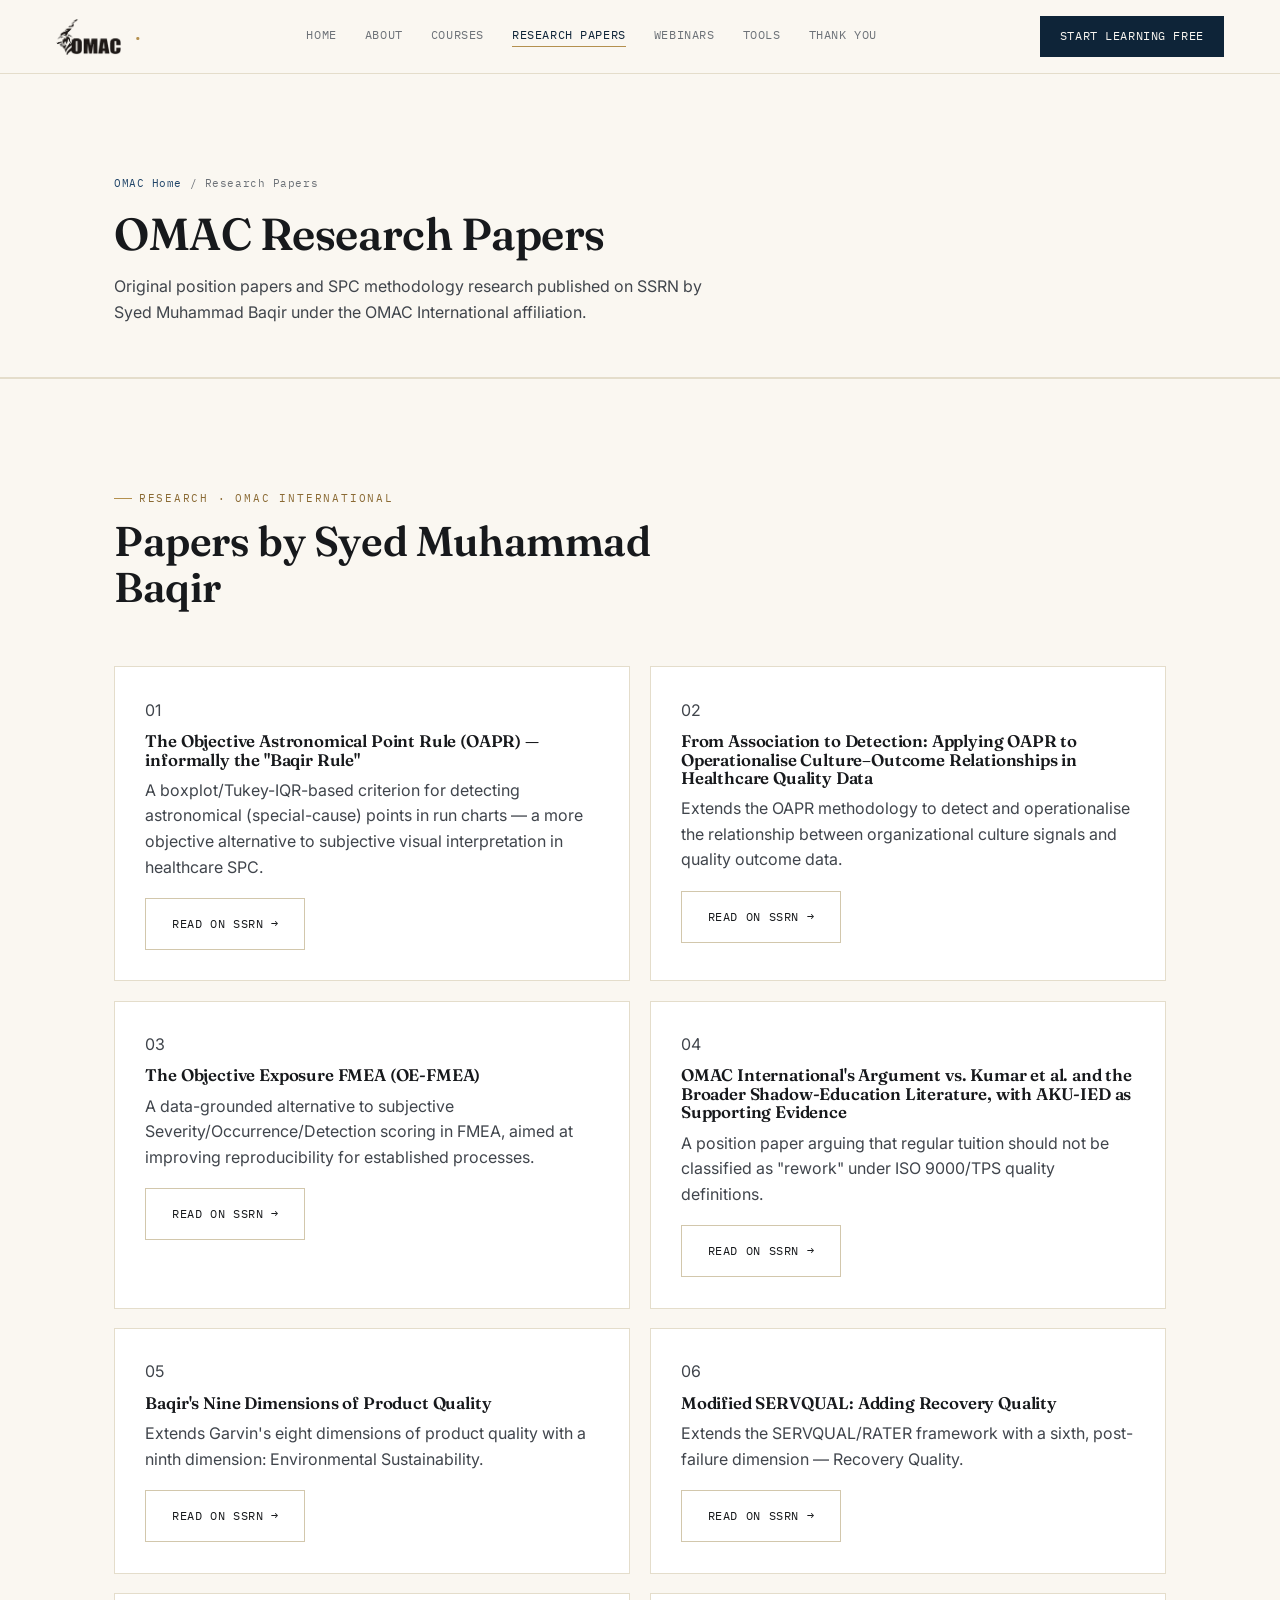
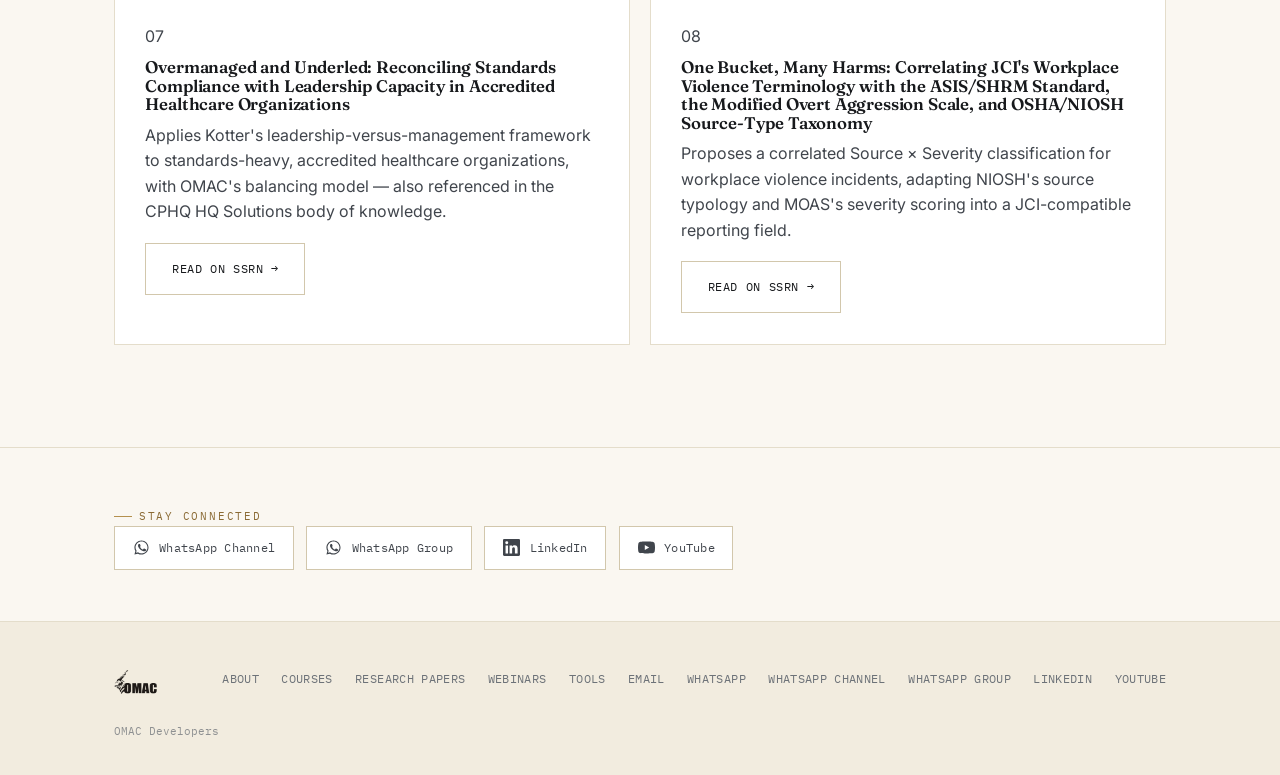
<file: research-papers.html>
<!DOCTYPE html>
<html lang="en">
<head>
<meta charset="UTF-8">
<meta name="viewport" content="width=device-width, initial-scale=1.0">
<title>OMAC Research Papers | Syed Muhammad Baqir — SSRN Publications</title>
<meta name="description" content="Position papers and SPC methodology research by Syed Muhammad Baqir (OMAC International), including the Objective Astronomical Point Rule (Baqir's Rule), published on SSRN.">
<meta name="keywords" content="OMAC Research Papers, SSRN Baqir, Baqir's Rule, Objective Astronomical Point Rule, OAPR, healthcare quality papers, S M Baqir, Syed Muhammad Baqir, Baqir, OMAC, OMAC International, OMAC by S M Baqir, OMAC Developers, Quality Guru, Top Quality Guru, Modern Quality Guru, Quality Guru Pakistan, CPHQ Expert, Top CPHQ Expert, CPHQ Trainer, TOP CPHQ Trainer, TOP Healthcare Quality Professional, Best Quality Professional, Top Quality Professional">
<meta name="author" content="Syed Muhammad Baqir">
<link rel="canonical" href="https://syedbaqir291-debug.github.io/OMAC/research-papers.html">

<link rel="icon" type="image/png" sizes="32x32" href="assets/images/favicon-32.png">
<link rel="icon" type="image/png" sizes="16x16" href="assets/images/favicon-16.png">
<link rel="apple-touch-icon" sizes="180x180" href="assets/images/favicon-180.png">

<!-- Open Graph -->
<meta property="og:type" content="website">
<meta property="og:title" content="OMAC Research Papers | Syed Muhammad Baqir — SSRN Publications">
<meta property="og:description" content="Position papers and SPC methodology research by Syed Muhammad Baqir (OMAC International), including the Objective Astronomical Point Rule (Baqir's Rule), published on SSRN.">
<meta property="og:url" content="https://syedbaqir291-debug.github.io/OMAC/research-papers.html">
<meta property="og:site_name" content="OMAC International">
<meta property="og:image" content="https://syedbaqir291-debug.github.io/OMAC/assets/images/og-cover.jpg">

<meta name="twitter:card" content="summary_large_image">
<meta name="twitter:title" content="OMAC Research Papers | Syed Muhammad Baqir — SSRN Publications">
<meta name="twitter:description" content="Position papers and SPC methodology research by Syed Muhammad Baqir (OMAC International), including the Objective Astronomical Point Rule (Baqir's Rule), published on SSRN.">
<meta name="twitter:image" content="https://syedbaqir291-debug.github.io/OMAC/assets/images/og-cover.jpg">

<link rel="preconnect" href="https://fonts.googleapis.com">
<link rel="preconnect" href="https://fonts.gstatic.com" crossorigin>
<link href="https://fonts.googleapis.com/css2?family=Fraunces:ital,opsz,wght@0,9..144,400;0,9..144,500;0,9..144,600;1,9..144,500&family=Inter:wght@400;500;600&family=IBM+Plex+Mono:wght@400;500;600&display=swap" rel="stylesheet">
<link rel="stylesheet" href="assets/css/style.css">


<script type="application/ld+json">
{
  "@context": "https://schema.org",
  "@graph": [
    {
      "@type": "WebPage",
      "@id": "https://syedbaqir291-debug.github.io/OMAC/research-papers.html#webpage",
      "url": "https://syedbaqir291-debug.github.io/OMAC/research-papers.html",
      "name": "OMAC Research Papers | Syed Muhammad Baqir — SSRN Publications",
      "description": "Position papers and SPC methodology research by Syed Muhammad Baqir (OMAC International), including the Objective Astronomical Point Rule (Baqir's Rule), published on SSRN.",
      "isPartOf": { "@id": "https://syedbaqir291-debug.github.io/OMAC/#website" },
      "about": { "@id": "https://syedbaqir291-debug.github.io/OMAC/#person" },
      "publisher": { "@id": "https://syedbaqir291-debug.github.io/OMAC/#organization" }
    },
    {
      "@type": "BreadcrumbList",
      "itemListElement": [
        { "@type": "ListItem", "position": 1, "name": "OMAC Home", "item": "https://syedbaqir291-debug.github.io/OMAC/" },
        { "@type": "ListItem", "position": 2, "name": "Research Papers", "item": "https://syedbaqir291-debug.github.io/OMAC/research-papers.html" }
      ]
    }
  ]
}
</script>
</head>
<body>

<div class="vital-line-wrap" aria-hidden="true">
  <svg viewBox="0 0 56 840" preserveAspectRatio="none">
    <path id="vitalPath" d="M28,0 L28,40 L20,55 L36,70 L24,85 L28,100 L28,140
      L28,180 L20,195 L36,210 L24,225 L28,240 L28,280
      L28,320 L20,335 L36,350 L24,365 L28,380 L28,420
      L28,460 L20,475 L36,490 L24,505 L28,520 L28,560
      L28,600 L20,615 L36,630 L24,645 L28,660 L28,700
      L28,740 L20,755 L36,770 L24,785 L28,800 L28,840" />
    <circle id="vitalDot" class="vital-dot" r="4" cx="28" cy="0"></circle>
  </svg>
</div>

<header class="nav">
  <a href="index.html" class="nav-logo">
    <img src="assets/images/logo-dark.png" alt="OMAC International" class="nav-logo-img">
    <span class="nav-logo-divider">·</span>
  </a>
  <nav class="nav-links" id="navLinks">
    <a href="index.html">Home</a>
    <a href="about.html">About</a>
    <a href="courses.html">Courses</a>
    <a href="research-papers.html" class="active">Research Papers</a>
    <a href="webinars.html">Webinars</a>
    <a href="tools.html">Tools</a>
    <a href="thank-you.html">Thank You</a>
    <a href="courses.html" class="nav-cta-mobile">Start Learning Free</a>
  </nav>
  <div class="nav-right">
    <button class="nav-toggle" aria-label="Toggle navigation">MENU</button>
    <a href="courses.html" class="nav-cta">Start Learning Free</a>
  </div>
</header>

<div class="notice-bar" role="note">&#129293; From <strong>4 October 2026</strong>, all OMAC modules, tools &amp; learning content are free for everyone. <a href="thank-you.html">Read a message from Baqir →</a></div>

<main>
  <section class="page-header" data-blip>
    <div class="wrap">
      <span class="breadcrumb"><a href="index.html">OMAC Home</a> / Research Papers</span>
      <h1 data-reveal>OMAC Research Papers</h1>
      <p class="lead" data-reveal data-reveal-delay="1">Original position papers and SPC methodology research published on SSRN by Syed Muhammad Baqir under the OMAC International affiliation.</p>
    </div>
  </section>


  <!-- ============ RESEARCH PAPERS ============ -->
  <section class="service-panel" id="papers" data-blip>
    <div class="wrap">
      <div class="panel-head" data-reveal>
        <div>
          <span class="eyebrow">Research · OMAC International</span>
          <h2>Papers by Syed Muhammad Baqir</h2>
        </div>
      </div>
      <div class="card-grid cols-2" data-reveal style="background:none; border:none; gap:1.2rem;">
      <div class="paper-card">
        <span class="tool-index">01</span>
        <h3 style="font-size:1.05rem;">The Objective Astronomical Point Rule (OAPR) — informally the "Baqir Rule"</h3>
        <p>A boxplot/Tukey-IQR-based criterion for detecting astronomical (special-cause) points in run charts — a more objective alternative to subjective visual interpretation in healthcare SPC.</p>
        <a href="https://papers.ssrn.com/sol3/papers.cfm?abstract_id=7117822" target="_blank" rel="noopener" class="btn btn-ghost">Read on SSRN →</a>
      </div>
      <div class="paper-card">
        <span class="tool-index">02</span>
        <h3 style="font-size:1.05rem;">From Association to Detection: Applying OAPR to Operationalise Culture–Outcome Relationships in Healthcare Quality Data</h3>
        <p>Extends the OAPR methodology to detect and operationalise the relationship between organizational culture signals and quality outcome data.</p>
        <a href="https://papers.ssrn.com/sol3/papers.cfm?abstract_id=7196979" target="_blank" rel="noopener" class="btn btn-ghost">Read on SSRN →</a>
      </div>
      <div class="paper-card">
        <span class="tool-index">03</span>
        <h3 style="font-size:1.05rem;">The Objective Exposure FMEA (OE-FMEA)</h3>
        <p>A data-grounded alternative to subjective Severity/Occurrence/Detection scoring in FMEA, aimed at improving reproducibility for established processes.</p>
        <a href="https://papers.ssrn.com/sol3/papers.cfm?abstract_id=7171621" target="_blank" rel="noopener" class="btn btn-ghost">Read on SSRN →</a>
      </div>
      <div class="paper-card">
        <span class="tool-index">04</span>
        <h3 style="font-size:1.05rem;">OMAC International's Argument vs. Kumar et al. and the Broader Shadow-Education Literature, with AKU-IED as Supporting Evidence</h3>
        <p>A position paper arguing that regular tuition should not be classified as "rework" under ISO 9000/TPS quality definitions.</p>
        <a href="https://papers.ssrn.com/sol3/papers.cfm?abstract_id=7169279" target="_blank" rel="noopener" class="btn btn-ghost">Read on SSRN →</a>
      </div>
      <div class="paper-card">
        <span class="tool-index">05</span>
        <h3 style="font-size:1.05rem;">Baqir's Nine Dimensions of Product Quality</h3>
        <p>Extends Garvin's eight dimensions of product quality with a ninth dimension: Environmental Sustainability.</p>
        <a href="https://papers.ssrn.com/sol3/papers.cfm?abstract_id=7178918" target="_blank" rel="noopener" class="btn btn-ghost">Read on SSRN →</a>
      </div>
      <div class="paper-card">
        <span class="tool-index">06</span>
        <h3 style="font-size:1.05rem;">Modified SERVQUAL: Adding Recovery Quality</h3>
        <p>Extends the SERVQUAL/RATER framework with a sixth, post-failure dimension — Recovery Quality.</p>
        <a href="https://papers.ssrn.com/sol3/papers.cfm?abstract_id=7179038" target="_blank" rel="noopener" class="btn btn-ghost">Read on SSRN →</a>
      </div>
      <div class="paper-card">
        <span class="tool-index">07</span>
        <h3 style="font-size:1.05rem;">Overmanaged and Underled: Reconciling Standards Compliance with Leadership Capacity in Accredited Healthcare Organizations</h3>
        <p>Applies Kotter's leadership-versus-management framework to standards-heavy, accredited healthcare organizations, with OMAC's balancing model — also referenced in the CPHQ HQ Solutions body of knowledge.</p>
        <a href="https://papers.ssrn.com/sol3/papers.cfm?abstract_id=7265098" target="_blank" rel="noopener" class="btn btn-ghost">Read on SSRN →</a>
      </div>
      <div class="paper-card">
        <span class="tool-index">08</span>
        <h3 style="font-size:1.05rem;">One Bucket, Many Harms: Correlating JCI's Workplace Violence Terminology with the ASIS/SHRM Standard, the Modified Overt Aggression Scale, and OSHA/NIOSH Source-Type Taxonomy</h3>
        <p>Proposes a correlated Source × Severity classification for workplace violence incidents, adapting NIOSH's source typology and MOAS's severity scoring into a JCI-compatible reporting field.</p>
        <a href="https://papers.ssrn.com/sol3/papers.cfm?abstract_id=7369098" target="_blank" rel="noopener" class="btn btn-ghost">Read on SSRN →</a>
      </div>
      </div>
    </div>
  </section>


  <!-- ============ CONNECT / SOCIAL ============ -->
  <section class="social-panel" id="connect" data-blip>
    <div class="wrap">
      <span class="eyebrow" data-reveal>Stay Connected</span>
      <div class="social-bar" data-reveal data-reveal-delay="1">
        <a href="https://whatsapp.com/channel/0029VbDNtEd3gvWicqcQNV20" target="_blank" rel="noopener" class="social-btn wa"><svg viewBox="0 0 24 24"><path d="M17.5 14.4c-.3-.1-1.6-.8-1.9-.9-.2-.1-.4-.1-.6.1-.2.3-.7.9-.8 1-.2.2-.3.2-.5.1-.3-.1-1.2-.4-2.2-1.4-.8-.7-1.4-1.6-1.5-1.9-.2-.3 0-.5.1-.6.1-.1.3-.3.4-.5.1-.1.2-.3.2-.4.1-.2 0-.3 0-.5-.1-.1-.6-1.5-.8-2-.2-.5-.4-.5-.6-.5h-.5c-.2 0-.5.1-.7.3-.2.3-1 1-1 2.3 0 1.4 1 2.7 1.1 2.9.1.2 2 3.1 4.9 4.3.7.3 1.2.5 1.6.6.7.2 1.3.2 1.8.1.5-.1 1.6-.7 1.9-1.3.2-.6.2-1.1.2-1.2-.1-.2-.3-.2-.5-.3zM12 2C6.5 2 2 6.5 2 12c0 1.9.5 3.6 1.4 5.1L2 22l5-1.3c1.4.8 3.1 1.3 4.9 1.3 5.5 0 10-4.5 10-10S17.5 2 12 2zm0 18.1c-1.6 0-3.1-.4-4.4-1.2l-.3-.2-3 .8.8-2.9-.2-.3C4.1 15 3.6 13.5 3.6 12c0-4.6 3.8-8.4 8.4-8.4s8.4 3.8 8.4 8.4-3.8 8.4-8.4 8.4z"/></svg>WhatsApp Channel</a>
        <a href="https://chat.whatsapp.com/Ly8bDwkvu3qADZxSJCcYvq" target="_blank" rel="noopener" class="social-btn wa"><svg viewBox="0 0 24 24"><path d="M17.5 14.4c-.3-.1-1.6-.8-1.9-.9-.2-.1-.4-.1-.6.1-.2.3-.7.9-.8 1-.2.2-.3.2-.5.1-.3-.1-1.2-.4-2.2-1.4-.8-.7-1.4-1.6-1.5-1.9-.2-.3 0-.5.1-.6.1-.1.3-.3.4-.5.1-.1.2-.3.2-.4.1-.2 0-.3 0-.5-.1-.1-.6-1.5-.8-2-.2-.5-.4-.5-.6-.5h-.5c-.2 0-.5.1-.7.3-.2.3-1 1-1 2.3 0 1.4 1 2.7 1.1 2.9.1.2 2 3.1 4.9 4.3.7.3 1.2.5 1.6.6.7.2 1.3.2 1.8.1.5-.1 1.6-.7 1.9-1.3.2-.6.2-1.1.2-1.2-.1-.2-.3-.2-.5-.3zM12 2C6.5 2 2 6.5 2 12c0 1.9.5 3.6 1.4 5.1L2 22l5-1.3c1.4.8 3.1 1.3 4.9 1.3 5.5 0 10-4.5 10-10S17.5 2 12 2zm0 18.1c-1.6 0-3.1-.4-4.4-1.2l-.3-.2-3 .8.8-2.9-.2-.3C4.1 15 3.6 13.5 3.6 12c0-4.6 3.8-8.4 8.4-8.4s8.4 3.8 8.4 8.4-3.8 8.4-8.4 8.4z"/></svg>WhatsApp Group</a>
        <a href="https://www.linkedin.com/company/omac-solutions/" target="_blank" rel="noopener" class="social-btn li"><svg viewBox="0 0 24 24"><path d="M20.4 20.4h-3.6v-5.6c0-1.3 0-3-1.8-3s-2.1 1.4-2.1 2.9v5.7H9.3V9h3.5v1.6h.1c.5-.9 1.7-1.8 3.4-1.8 3.6 0 4.3 2.4 4.3 5.5v6.1zM5.3 7.4a2.1 2.1 0 1 1 0-4.2 2.1 2.1 0 0 1 0 4.2zM7.1 20.4H3.6V9h3.5v11.4zM22.2 0H1.8C.8 0 0 .8 0 1.7v20.6C0 23.2.8 24 1.8 24h20.4c1 0 1.8-.8 1.8-1.7V1.7C24 .8 23.2 0 22.2 0z"/></svg>LinkedIn</a>
        <a href="https://youtube.com/@syed-muhammad-baqir?si=8lJSC3jI-buDQ4jl" target="_blank" rel="noopener" class="social-btn yt"><svg viewBox="0 0 24 24"><path d="M23.5 6.2a3 3 0 0 0-2.1-2.1C19.5 3.5 12 3.5 12 3.5s-7.5 0-9.4.6A3 3 0 0 0 .5 6.2 31.6 31.6 0 0 0 0 12a31.6 31.6 0 0 0 .5 5.8 3 3 0 0 0 2.1 2.1c1.9.6 9.4.6 9.4.6s7.5 0 9.4-.6a3 3 0 0 0 2.1-2.1A31.6 31.6 0 0 0 24 12a31.6 31.6 0 0 0-.5-5.8zM9.6 15.5V8.5L15.8 12l-6.2 3.5z"/></svg>YouTube</a>
      </div>
    </div>
  </section>


</main>

<footer>
  <div class="wrap">
    <div class="footer-grid">
      <div class="footer-logo">
        <img src="assets/images/logo-dark.png" alt="OMAC International" class="footer-logo-img">
      </div>
      <div class="footer-links">
        <a href="about.html">About</a>
        <a href="courses.html">Courses</a>
        <a href="research-papers.html">Research Papers</a>
        <a href="webinars.html">Webinars</a>
        <a href="tools.html">Tools</a>
        <a href="mailto:syedbaqir291@gmail.com">Email</a>
        <a href="https://wa.me/923014566652" target="_blank" rel="noopener">WhatsApp</a>
        <a href="https://whatsapp.com/channel/0029VbDNtEd3gvWicqcQNV20" target="_blank" rel="noopener">WhatsApp Channel</a>
        <a href="https://chat.whatsapp.com/Ly8bDwkvu3qADZxSJCcYvq" target="_blank" rel="noopener">WhatsApp Group</a>
        <a href="https://www.linkedin.com/company/omac-solutions/" target="_blank" rel="noopener">LinkedIn</a>
        <a href="https://youtube.com/@syed-muhammad-baqir?si=8lJSC3jI-buDQ4jl" target="_blank" rel="noopener">YouTube</a>
      </div>
    </div>
    <div class="footer-meta">OMAC Developers <span class="sr-only">#JCI #CPHQ #HealthcareQuality #SixSigma #Syed_Muhammad_Baqir #DataAnalytics #HealthcareIntelligence #QualityGuru #QualityGuruPakistan #TopQualityGuru #ModernQualityGuru #CPHQExpert #TopCPHQExpert #CPHQTrainer #TopCPHQTrainer #TopHealthcareQualityProfessional CPHQ Trainer, TOP CPHQ Trainer, TOP Healthcare Quality Professional</span></div>
  </div>
</footer>

<script src="assets/js/script.js"></script>
</body>
</html>
</file>
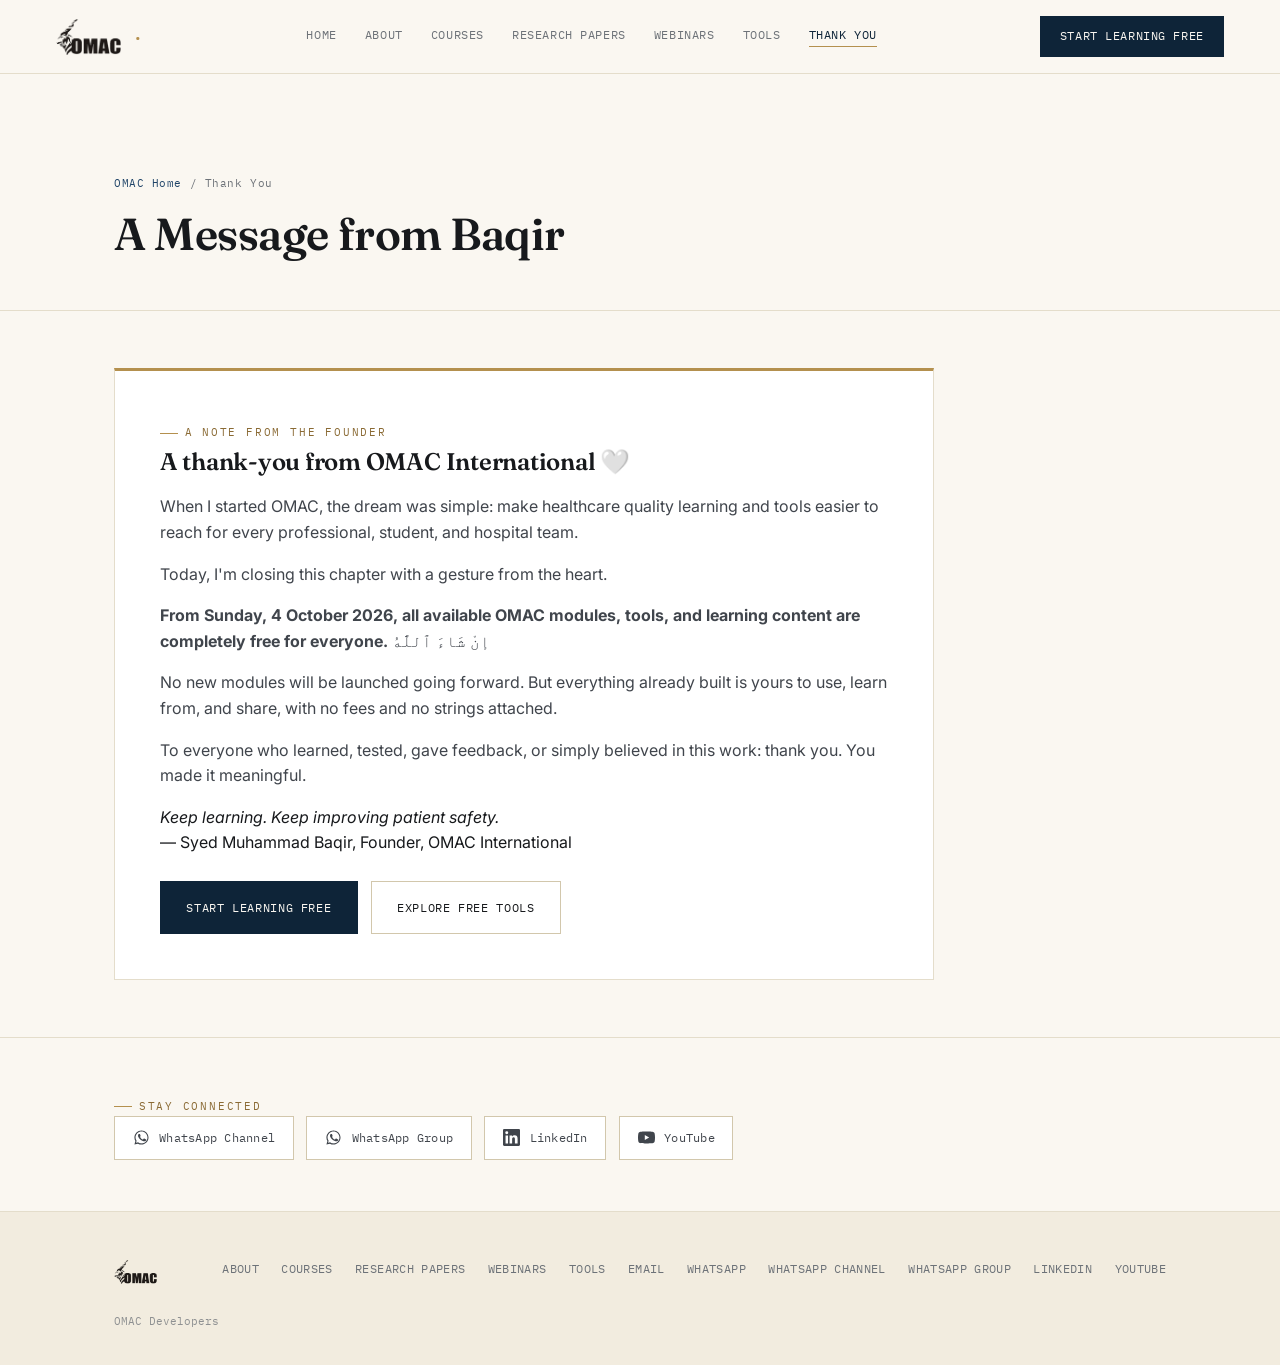
<file: thank-you.html>
<!DOCTYPE html>
<html lang="en">
<head>
<meta charset="UTF-8">
<meta name="viewport" content="width=device-width, initial-scale=1.0">
<title>A Thank-You Note — A Message from Baqir | OMAC International</title>
<meta name="description" content="A thank-you message from Syed Muhammad Baqir, founder of OMAC International: from 4 October 2026 all OMAC modules, tools, and learning content are free for everyone.">
<meta name="keywords" content="OMAC Tools, TAG it, Qualitypedia, Analyticopedia, Quiz Maker, Incident Dashboard, free quality tools, healthcare quality tools, S M Baqir, Syed Muhammad Baqir, Baqir, OMAC, OMAC International, OMAC by S M Baqir, OMAC Developers, Quality Guru, Top Quality Guru, Modern Quality Guru, Quality Guru Pakistan, CPHQ Expert, Top CPHQ Expert, CPHQ Trainer, TOP CPHQ Trainer, TOP Healthcare Quality Professional">
<meta name="author" content="Syed Muhammad Baqir">
<link rel="canonical" href="https://syedbaqir291-debug.github.io/OMAC/thank-you.html">

<link rel="icon" type="image/png" sizes="32x32" href="assets/images/favicon-32.png">
<link rel="icon" type="image/png" sizes="16x16" href="assets/images/favicon-16.png">
<link rel="apple-touch-icon" sizes="180x180" href="assets/images/favicon-180.png">

<!-- Open Graph -->
<meta property="og:type" content="website">
<meta property="og:title" content="A Thank-You Note — A Message from Baqir | OMAC International">
<meta property="og:description" content="A thank-you message from Syed Muhammad Baqir, founder of OMAC International: from 4 October 2026 all OMAC modules, tools, and learning content are free for everyone.">
<meta property="og:url" content="https://syedbaqir291-debug.github.io/OMAC/thank-you.html">
<meta property="og:site_name" content="OMAC International">
<meta property="og:image" content="https://syedbaqir291-debug.github.io/OMAC/assets/images/og-cover.jpg">

<meta name="twitter:card" content="summary_large_image">
<meta name="twitter:title" content="A Thank-You Note — A Message from Baqir | OMAC International">
<meta name="twitter:description" content="A thank-you message from Syed Muhammad Baqir, founder of OMAC International: from 4 October 2026 all OMAC modules, tools, and learning content are free for everyone.">
<meta name="twitter:image" content="https://syedbaqir291-debug.github.io/OMAC/assets/images/og-cover.jpg">

<link rel="preconnect" href="https://fonts.googleapis.com">
<link rel="preconnect" href="https://fonts.gstatic.com" crossorigin>
<link href="https://fonts.googleapis.com/css2?family=Fraunces:ital,opsz,wght@0,9..144,400;0,9..144,500;0,9..144,600;1,9..144,500&family=Inter:wght@400;500;600&family=IBM+Plex+Mono:wght@400;500;600&display=swap" rel="stylesheet">
<link rel="stylesheet" href="assets/css/style.css">


<script type="application/ld+json">
{
  "@context": "https://schema.org",
  "@graph": [
    {
      "@type": "WebPage",
      "@id": "https://syedbaqir291-debug.github.io/OMAC/thank-you.html#webpage",
      "url": "https://syedbaqir291-debug.github.io/OMAC/thank-you.html",
      "name": "A Thank-You Note — A Message from Baqir | OMAC International",
      "description": "A thank-you message from Syed Muhammad Baqir, founder of OMAC International: from 4 October 2026 all OMAC modules, tools, and learning content are free for everyone.",
      "isPartOf": { "@id": "https://syedbaqir291-debug.github.io/OMAC/#website" },
      "about": { "@id": "https://syedbaqir291-debug.github.io/OMAC/#person" },
      "publisher": { "@id": "https://syedbaqir291-debug.github.io/OMAC/#organization" }
    },
    {
      "@type": "BreadcrumbList",
      "itemListElement": [
        { "@type": "ListItem", "position": 1, "name": "OMAC Home", "item": "https://syedbaqir291-debug.github.io/OMAC/" },
        { "@type": "ListItem", "position": 2, "name": "Thank You", "item": "https://syedbaqir291-debug.github.io/OMAC/thank-you.html" }
      ]
    }
  ]
}
</script>
</head>
<body>

<div class="vital-line-wrap" aria-hidden="true">
  <svg viewBox="0 0 56 840" preserveAspectRatio="none">
    <path id="vitalPath" d="M28,0 L28,40 L20,55 L36,70 L24,85 L28,100 L28,140
      L28,180 L20,195 L36,210 L24,225 L28,240 L28,280
      L28,320 L20,335 L36,350 L24,365 L28,380 L28,420
      L28,460 L20,475 L36,490 L24,505 L28,520 L28,560
      L28,600 L20,615 L36,630 L24,645 L28,660 L28,700
      L28,740 L20,755 L36,770 L24,785 L28,800 L28,840" />
    <circle id="vitalDot" class="vital-dot" r="4" cx="28" cy="0"></circle>
  </svg>
</div>

<header class="nav">
  <a href="index.html" class="nav-logo">
    <img src="assets/images/logo-dark.png" alt="OMAC International" class="nav-logo-img">
    <span class="nav-logo-divider">·</span>
  </a>
  <nav class="nav-links" id="navLinks">
    <a href="index.html">Home</a>
    <a href="about.html">About</a>
    <a href="courses.html">Courses</a>
    <a href="research-papers.html">Research Papers</a>
    <a href="webinars.html">Webinars</a>
    <a href="tools.html">Tools</a>
    <a href="thank-you.html" class="active">Thank You</a>
    <a href="courses.html" class="nav-cta-mobile">Start Learning Free</a>
  </nav>
  <div class="nav-right">
    <button class="nav-toggle" aria-label="Toggle navigation">MENU</button>
    <a href="courses.html" class="nav-cta">Start Learning Free</a>
  </div>
</header>

<div class="notice-bar" role="note">&#129293; From <strong>4 October 2026</strong>, all OMAC modules, tools &amp; learning content are free for everyone. <a href="thank-you.html">Read a message from Baqir →</a></div>

<main>
  <section class="page-header" data-blip>
    <div class="wrap">
      <span class="breadcrumb"><a href="index.html">OMAC Home</a> / Thank You</span>
      <h1 data-reveal>A Message from Baqir</h1>
    </div>
  </section>

  <section class="thanks-panel" id="thank-you-note" data-blip>
    <div class="wrap">
      <div class="thanks-box" data-reveal>
        <span class="eyebrow">A Note From the Founder</span>
        <h2>A thank-you from OMAC International &#129293;</h2>
        <p>When I started OMAC, the dream was simple: make healthcare quality learning and tools easier to reach for every professional, student, and hospital team.</p>
        <p>Today, I'm closing this chapter with a gesture from the heart.</p>
        <p><strong>From Sunday, 4 October 2026, all available OMAC modules, tools, and learning content are completely free for everyone.</strong> <span lang="ar" dir="rtl">إنْ شَاءَ ٱللَّٰهُ</span></p>
        <p>No new modules will be launched going forward. But everything already built is yours to use, learn from, and share, with no fees and no strings attached.</p>
        <p>To everyone who learned, tested, gave feedback, or simply believed in this work: thank you. You made it meaningful.</p>
        <p class="thanks-sign"><em>Keep learning. Keep improving patient safety.</em><br>— Syed Muhammad Baqir, Founder, OMAC International</p>
        <div style="margin-top:1.6rem; display:flex; gap:.8rem; flex-wrap:wrap;">
          <a href="courses.html" class="btn btn-primary">Start Learning Free</a>
          <a href="tools.html" class="btn btn-ghost">Explore Free Tools</a>
        </div>
      </div>
    </div>
  </section>

  <!-- ============ CONNECT / SOCIAL ============ -->
  <section class="social-panel" id="connect" data-blip>
    <div class="wrap">
      <span class="eyebrow" data-reveal>Stay Connected</span>
      <div class="social-bar" data-reveal data-reveal-delay="1">
        <a href="https://whatsapp.com/channel/0029VbDNtEd3gvWicqcQNV20" target="_blank" rel="noopener" class="social-btn wa"><svg viewBox="0 0 24 24"><path d="M17.5 14.4c-.3-.1-1.6-.8-1.9-.9-.2-.1-.4-.1-.6.1-.2.3-.7.9-.8 1-.2.2-.3.2-.5.1-.3-.1-1.2-.4-2.2-1.4-.8-.7-1.4-1.6-1.5-1.9-.2-.3 0-.5.1-.6.1-.1.3-.3.4-.5.1-.1.2-.3.2-.4.1-.2 0-.3 0-.5-.1-.1-.6-1.5-.8-2-.2-.5-.4-.5-.6-.5h-.5c-.2 0-.5.1-.7.3-.2.3-1 1-1 2.3 0 1.4 1 2.7 1.1 2.9.1.2 2 3.1 4.9 4.3.7.3 1.2.5 1.6.6.7.2 1.3.2 1.8.1.5-.1 1.6-.7 1.9-1.3.2-.6.2-1.1.2-1.2-.1-.2-.3-.2-.5-.3zM12 2C6.5 2 2 6.5 2 12c0 1.9.5 3.6 1.4 5.1L2 22l5-1.3c1.4.8 3.1 1.3 4.9 1.3 5.5 0 10-4.5 10-10S17.5 2 12 2zm0 18.1c-1.6 0-3.1-.4-4.4-1.2l-.3-.2-3 .8.8-2.9-.2-.3C4.1 15 3.6 13.5 3.6 12c0-4.6 3.8-8.4 8.4-8.4s8.4 3.8 8.4 8.4-3.8 8.4-8.4 8.4z"/></svg>WhatsApp Channel</a>
        <a href="https://chat.whatsapp.com/Ly8bDwkvu3qADZxSJCcYvq" target="_blank" rel="noopener" class="social-btn wa"><svg viewBox="0 0 24 24"><path d="M17.5 14.4c-.3-.1-1.6-.8-1.9-.9-.2-.1-.4-.1-.6.1-.2.3-.7.9-.8 1-.2.2-.3.2-.5.1-.3-.1-1.2-.4-2.2-1.4-.8-.7-1.4-1.6-1.5-1.9-.2-.3 0-.5.1-.6.1-.1.3-.3.4-.5.1-.1.2-.3.2-.4.1-.2 0-.3 0-.5-.1-.1-.6-1.5-.8-2-.2-.5-.4-.5-.6-.5h-.5c-.2 0-.5.1-.7.3-.2.3-1 1-1 2.3 0 1.4 1 2.7 1.1 2.9.1.2 2 3.1 4.9 4.3.7.3 1.2.5 1.6.6.7.2 1.3.2 1.8.1.5-.1 1.6-.7 1.9-1.3.2-.6.2-1.1.2-1.2-.1-.2-.3-.2-.5-.3zM12 2C6.5 2 2 6.5 2 12c0 1.9.5 3.6 1.4 5.1L2 22l5-1.3c1.4.8 3.1 1.3 4.9 1.3 5.5 0 10-4.5 10-10S17.5 2 12 2zm0 18.1c-1.6 0-3.1-.4-4.4-1.2l-.3-.2-3 .8.8-2.9-.2-.3C4.1 15 3.6 13.5 3.6 12c0-4.6 3.8-8.4 8.4-8.4s8.4 3.8 8.4 8.4-3.8 8.4-8.4 8.4z"/></svg>WhatsApp Group</a>
        <a href="https://www.linkedin.com/company/omac-solutions/" target="_blank" rel="noopener" class="social-btn li"><svg viewBox="0 0 24 24"><path d="M20.4 20.4h-3.6v-5.6c0-1.3 0-3-1.8-3s-2.1 1.4-2.1 2.9v5.7H9.3V9h3.5v1.6h.1c.5-.9 1.7-1.8 3.4-1.8 3.6 0 4.3 2.4 4.3 5.5v6.1zM5.3 7.4a2.1 2.1 0 1 1 0-4.2 2.1 2.1 0 0 1 0 4.2zM7.1 20.4H3.6V9h3.5v11.4zM22.2 0H1.8C.8 0 0 .8 0 1.7v20.6C0 23.2.8 24 1.8 24h20.4c1 0 1.8-.8 1.8-1.7V1.7C24 .8 23.2 0 22.2 0z"/></svg>LinkedIn</a>
        <a href="https://youtube.com/@syed-muhammad-baqir?si=8lJSC3jI-buDQ4jl" target="_blank" rel="noopener" class="social-btn yt"><svg viewBox="0 0 24 24"><path d="M23.5 6.2a3 3 0 0 0-2.1-2.1C19.5 3.5 12 3.5 12 3.5s-7.5 0-9.4.6A3 3 0 0 0 .5 6.2 31.6 31.6 0 0 0 0 12a31.6 31.6 0 0 0 .5 5.8 3 3 0 0 0 2.1 2.1c1.9.6 9.4.6 9.4.6s7.5 0 9.4-.6a3 3 0 0 0 2.1-2.1A31.6 31.6 0 0 0 24 12a31.6 31.6 0 0 0-.5-5.8zM9.6 15.5V8.5L15.8 12l-6.2 3.5z"/></svg>YouTube</a>
      </div>
    </div>
  </section>


</main>

<footer>
  <div class="wrap">
    <div class="footer-grid">
      <div class="footer-logo">
        <img src="assets/images/logo-dark.png" alt="OMAC International" class="footer-logo-img">
      </div>
      <div class="footer-links">
        <a href="about.html">About</a>
        <a href="courses.html">Courses</a>
        <a href="research-papers.html">Research Papers</a>
        <a href="webinars.html">Webinars</a>
        <a href="tools.html">Tools</a>
        <a href="mailto:syedbaqir291@gmail.com">Email</a>
        <a href="https://wa.me/923014566652" target="_blank" rel="noopener">WhatsApp</a>
        <a href="https://whatsapp.com/channel/0029VbDNtEd3gvWicqcQNV20" target="_blank" rel="noopener">WhatsApp Channel</a>
        <a href="https://chat.whatsapp.com/Ly8bDwkvu3qADZxSJCcYvq" target="_blank" rel="noopener">WhatsApp Group</a>
        <a href="https://www.linkedin.com/company/omac-solutions/" target="_blank" rel="noopener">LinkedIn</a>
        <a href="https://youtube.com/@syed-muhammad-baqir?si=8lJSC3jI-buDQ4jl" target="_blank" rel="noopener">YouTube</a>
      </div>
    </div>
    <div class="footer-meta">OMAC Developers <span class="sr-only">#JCI #CPHQ #HealthcareQuality #SixSigma #Syed_Muhammad_Baqir #DataAnalytics #HealthcareIntelligence #QualityGuru #QualityGuruPakistan #TopQualityGuru #ModernQualityGuru #CPHQExpert #TopCPHQExpert #CPHQTrainer #TopCPHQTrainer #TopHealthcareQualityProfessional CPHQ Trainer, TOP CPHQ Trainer, TOP Healthcare Quality Professional</span></div>
  </div>
</footer>

<script src="assets/js/script.js"></script>
</body>
</html>
</file>
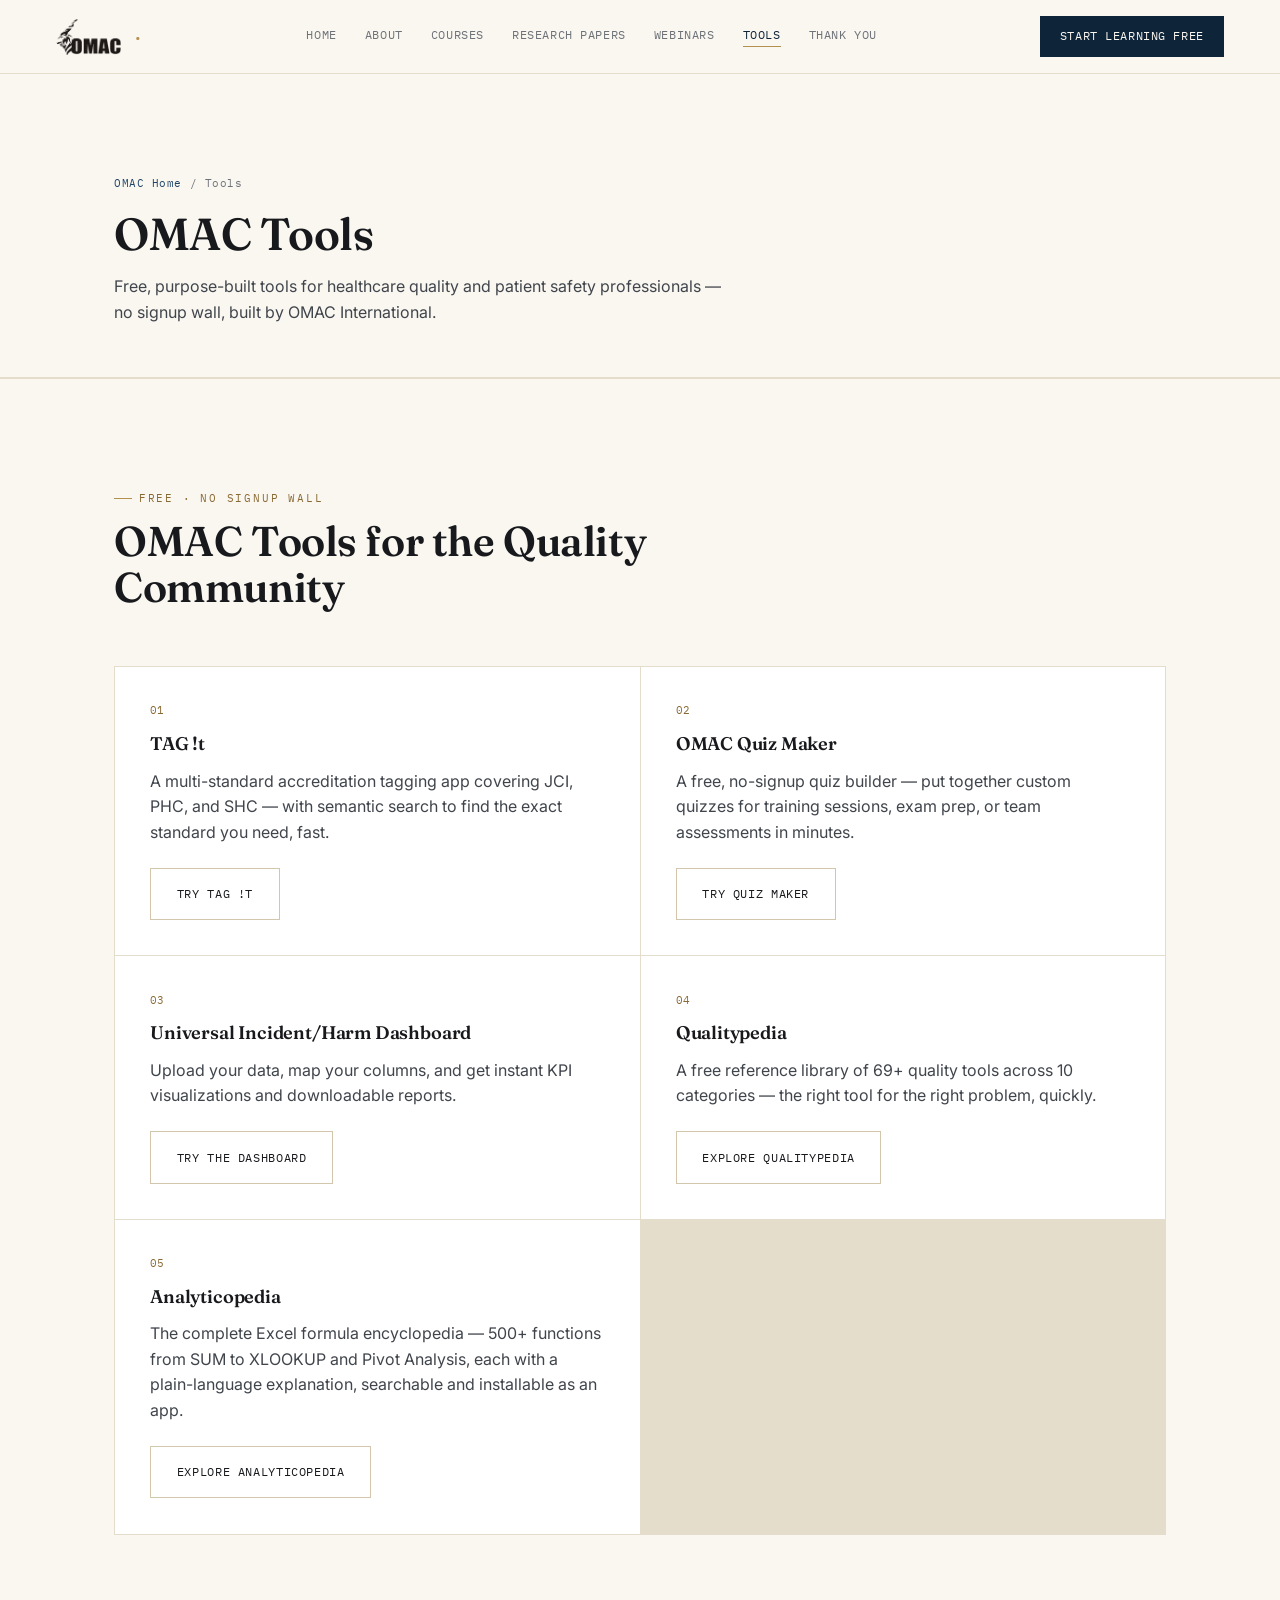
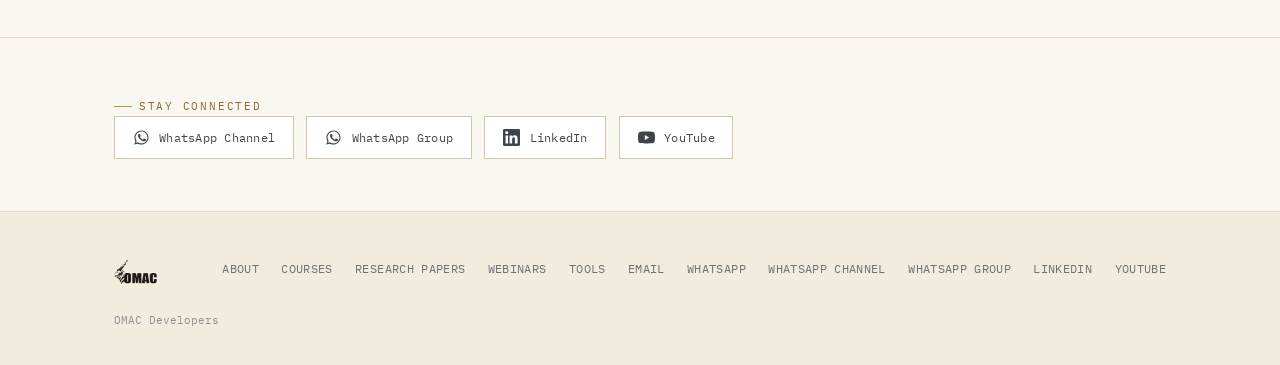
<file: tools.html>
<!DOCTYPE html>
<html lang="en">
<head>
<meta charset="UTF-8">
<meta name="viewport" content="width=device-width, initial-scale=1.0">
<title>OMAC Tools | Free Quality &amp; Patient Safety Tools — TAG !t, Qualitypedia &amp; More</title>
<meta name="description" content="Free, no-signup tools built by OMAC International for the healthcare quality community — TAG !t accreditation tagging, Qualitypedia, Analyticopedia, Quiz Maker, and the Universal Incident/Harm Dashboard.">
<meta name="keywords" content="OMAC Tools, TAG it, Qualitypedia, Analyticopedia, Quiz Maker, Incident Dashboard, free quality tools, healthcare quality tools, S M Baqir, Syed Muhammad Baqir, Baqir, OMAC, OMAC International, OMAC by S M Baqir, OMAC Developers, Quality Guru, Top Quality Guru, Modern Quality Guru, Quality Guru Pakistan, CPHQ Expert, Top CPHQ Expert, CPHQ Trainer, TOP CPHQ Trainer, TOP Healthcare Quality Professional">
<meta name="author" content="Syed Muhammad Baqir">
<link rel="canonical" href="https://syedbaqir291-debug.github.io/OMAC/tools.html">

<link rel="icon" type="image/png" sizes="32x32" href="assets/images/favicon-32.png">
<link rel="icon" type="image/png" sizes="16x16" href="assets/images/favicon-16.png">
<link rel="apple-touch-icon" sizes="180x180" href="assets/images/favicon-180.png">

<!-- Open Graph -->
<meta property="og:type" content="website">
<meta property="og:title" content="OMAC Tools | Free Quality & Patient Safety Tools — TAG !t, Qualitypedia & More">
<meta property="og:description" content="Free, no-signup tools built by OMAC International for the healthcare quality community — TAG !t accreditation tagging, Qualitypedia, Analyticopedia, Quiz Maker, and the Universal Incident/Harm Dashboard.">
<meta property="og:url" content="https://syedbaqir291-debug.github.io/OMAC/tools.html">
<meta property="og:site_name" content="OMAC International">
<meta property="og:image" content="https://syedbaqir291-debug.github.io/OMAC/assets/images/og-cover.jpg">

<meta name="twitter:card" content="summary_large_image">
<meta name="twitter:title" content="OMAC Tools | Free Quality & Patient Safety Tools — TAG !t, Qualitypedia & More">
<meta name="twitter:description" content="Free, no-signup tools built by OMAC International for the healthcare quality community — TAG !t accreditation tagging, Qualitypedia, Analyticopedia, Quiz Maker, and the Universal Incident/Harm Dashboard.">
<meta name="twitter:image" content="https://syedbaqir291-debug.github.io/OMAC/assets/images/og-cover.jpg">

<link rel="preconnect" href="https://fonts.googleapis.com">
<link rel="preconnect" href="https://fonts.gstatic.com" crossorigin>
<link href="https://fonts.googleapis.com/css2?family=Fraunces:ital,opsz,wght@0,9..144,400;0,9..144,500;0,9..144,600;1,9..144,500&family=Inter:wght@400;500;600&family=IBM+Plex+Mono:wght@400;500;600&display=swap" rel="stylesheet">
<link rel="stylesheet" href="assets/css/style.css">


<script type="application/ld+json">
{
  "@context": "https://schema.org",
  "@graph": [
    {
      "@type": "WebPage",
      "@id": "https://syedbaqir291-debug.github.io/OMAC/tools.html#webpage",
      "url": "https://syedbaqir291-debug.github.io/OMAC/tools.html",
      "name": "OMAC Tools | Free Quality & Patient Safety Tools — TAG !t, Qualitypedia & More",
      "description": "Free, no-signup tools built by OMAC International for the healthcare quality community — TAG !t accreditation tagging, Qualitypedia, Analyticopedia, Quiz Maker, and the Universal Incident/Harm Dashboard.",
      "isPartOf": { "@id": "https://syedbaqir291-debug.github.io/OMAC/#website" },
      "about": { "@id": "https://syedbaqir291-debug.github.io/OMAC/#person" },
      "publisher": { "@id": "https://syedbaqir291-debug.github.io/OMAC/#organization" }
    },
    {
      "@type": "BreadcrumbList",
      "itemListElement": [
        { "@type": "ListItem", "position": 1, "name": "OMAC Home", "item": "https://syedbaqir291-debug.github.io/OMAC/" },
        { "@type": "ListItem", "position": 2, "name": "Tools", "item": "https://syedbaqir291-debug.github.io/OMAC/tools.html" }
      ]
    }
  ]
}
</script>
</head>
<body>

<div class="vital-line-wrap" aria-hidden="true">
  <svg viewBox="0 0 56 840" preserveAspectRatio="none">
    <path id="vitalPath" d="M28,0 L28,40 L20,55 L36,70 L24,85 L28,100 L28,140
      L28,180 L20,195 L36,210 L24,225 L28,240 L28,280
      L28,320 L20,335 L36,350 L24,365 L28,380 L28,420
      L28,460 L20,475 L36,490 L24,505 L28,520 L28,560
      L28,600 L20,615 L36,630 L24,645 L28,660 L28,700
      L28,740 L20,755 L36,770 L24,785 L28,800 L28,840" />
    <circle id="vitalDot" class="vital-dot" r="4" cx="28" cy="0"></circle>
  </svg>
</div>

<header class="nav">
  <a href="index.html" class="nav-logo">
    <img src="assets/images/logo-dark.png" alt="OMAC International" class="nav-logo-img">
    <span class="nav-logo-divider">·</span>
  </a>
  <nav class="nav-links" id="navLinks">
    <a href="index.html">Home</a>
    <a href="about.html">About</a>
    <a href="courses.html">Courses</a>
    <a href="research-papers.html">Research Papers</a>
    <a href="webinars.html">Webinars</a>
    <a href="tools.html" class="active">Tools</a>
    <a href="thank-you.html">Thank You</a>
    <a href="courses.html" class="nav-cta-mobile">Start Learning Free</a>
  </nav>
  <div class="nav-right">
    <button class="nav-toggle" aria-label="Toggle navigation">MENU</button>
    <a href="courses.html" class="nav-cta">Start Learning Free</a>
  </div>
</header>

<div class="notice-bar" role="note">&#129293; From <strong>4 October 2026</strong>, all OMAC modules, tools &amp; learning content are free for everyone. <a href="thank-you.html">Read a message from Baqir →</a></div>

<main>
  <section class="page-header" data-blip>
    <div class="wrap">
      <span class="breadcrumb"><a href="index.html">OMAC Home</a> / Tools</span>
      <h1 data-reveal>OMAC Tools</h1>
      <p class="lead" data-reveal data-reveal-delay="1">Free, purpose-built tools for healthcare quality and patient safety professionals — no signup wall, built by OMAC International.</p>
    </div>
  </section>


  <!-- ============ FREE TOOLS ============ -->
  <section class="service-panel" id="all-tools" data-blip>
    <div class="wrap">
      <div class="panel-head" data-reveal>
        <div>
          <span class="eyebrow">Free · No Signup Wall</span>
          <h2>OMAC Tools for the Quality Community</h2>
        </div>
      </div>
      <div class="card-grid cols-2" data-reveal>
        <div class="tool-card">
          <span class="tool-index">01</span>
          <h3>TAG !t</h3>
          <p>A multi-standard accreditation tagging app covering JCI, PHC, and SHC — with semantic search to find the exact standard you need, fast.</p>
          <a href="https://tag-it-by-baqir.streamlit.app/" target="_blank" rel="noopener" class="btn btn-ghost">Try TAG !t</a>
        </div>
        <div class="tool-card">
          <span class="tool-index">02</span>
          <h3>OMAC Quiz Maker</h3>
          <p>A free, no-signup quiz builder — put together custom quizzes for training sessions, exam prep, or team assessments in minutes.</p>
          <a href="https://syedbaqir291-debug.github.io/OMAC-Quiz-Maker/#/" target="_blank" rel="noopener" class="btn btn-ghost">Try Quiz Maker</a>
        </div>
        <div class="tool-card">
          <span class="tool-index">03</span>
          <h3>Universal Incident/Harm Dashboard</h3>
          <p>Upload your data, map your columns, and get instant KPI visualizations and downloadable reports.</p>
          <a href="https://syedbaqir291-debug.github.io/Incident-Dashboard/" target="_blank" rel="noopener" class="btn btn-ghost">Try the Dashboard</a>
        </div>
        <div class="tool-card">
          <span class="tool-index">04</span>
          <h3>Qualitypedia</h3>
          <p>A free reference library of 69+ quality tools across 10 categories — the right tool for the right problem, quickly.</p>
          <a href="https://syedbaqir291-debug.github.io/quality_pedia_v.1/" target="_blank" rel="noopener" class="btn btn-ghost">Explore Qualitypedia</a>
        </div>
        <div class="tool-card">
          <span class="tool-index">05</span>
          <h3>Analyticopedia</h3>
          <p>The complete Excel formula encyclopedia — 500+ functions from SUM to XLOOKUP and Pivot Analysis, each with a plain-language explanation, searchable and installable as an app.</p>
          <a href="https://analyticopedia-omac.vercel.app/" target="_blank" rel="noopener" class="btn btn-ghost">Explore Analyticopedia</a>
        </div>
      </div>
    </div>
  </section>

<!-- ============ CONNECT / SOCIAL ============ -->
  <section class="social-panel" id="connect" data-blip>
    <div class="wrap">
      <span class="eyebrow" data-reveal>Stay Connected</span>
      <div class="social-bar" data-reveal data-reveal-delay="1">
        <a href="https://whatsapp.com/channel/0029VbDNtEd3gvWicqcQNV20" target="_blank" rel="noopener" class="social-btn wa"><svg viewBox="0 0 24 24"><path d="M17.5 14.4c-.3-.1-1.6-.8-1.9-.9-.2-.1-.4-.1-.6.1-.2.3-.7.9-.8 1-.2.2-.3.2-.5.1-.3-.1-1.2-.4-2.2-1.4-.8-.7-1.4-1.6-1.5-1.9-.2-.3 0-.5.1-.6.1-.1.3-.3.4-.5.1-.1.2-.3.2-.4.1-.2 0-.3 0-.5-.1-.1-.6-1.5-.8-2-.2-.5-.4-.5-.6-.5h-.5c-.2 0-.5.1-.7.3-.2.3-1 1-1 2.3 0 1.4 1 2.7 1.1 2.9.1.2 2 3.1 4.9 4.3.7.3 1.2.5 1.6.6.7.2 1.3.2 1.8.1.5-.1 1.6-.7 1.9-1.3.2-.6.2-1.1.2-1.2-.1-.2-.3-.2-.5-.3zM12 2C6.5 2 2 6.5 2 12c0 1.9.5 3.6 1.4 5.1L2 22l5-1.3c1.4.8 3.1 1.3 4.9 1.3 5.5 0 10-4.5 10-10S17.5 2 12 2zm0 18.1c-1.6 0-3.1-.4-4.4-1.2l-.3-.2-3 .8.8-2.9-.2-.3C4.1 15 3.6 13.5 3.6 12c0-4.6 3.8-8.4 8.4-8.4s8.4 3.8 8.4 8.4-3.8 8.4-8.4 8.4z"/></svg>WhatsApp Channel</a>
        <a href="https://chat.whatsapp.com/Ly8bDwkvu3qADZxSJCcYvq" target="_blank" rel="noopener" class="social-btn wa"><svg viewBox="0 0 24 24"><path d="M17.5 14.4c-.3-.1-1.6-.8-1.9-.9-.2-.1-.4-.1-.6.1-.2.3-.7.9-.8 1-.2.2-.3.2-.5.1-.3-.1-1.2-.4-2.2-1.4-.8-.7-1.4-1.6-1.5-1.9-.2-.3 0-.5.1-.6.1-.1.3-.3.4-.5.1-.1.2-.3.2-.4.1-.2 0-.3 0-.5-.1-.1-.6-1.5-.8-2-.2-.5-.4-.5-.6-.5h-.5c-.2 0-.5.1-.7.3-.2.3-1 1-1 2.3 0 1.4 1 2.7 1.1 2.9.1.2 2 3.1 4.9 4.3.7.3 1.2.5 1.6.6.7.2 1.3.2 1.8.1.5-.1 1.6-.7 1.9-1.3.2-.6.2-1.1.2-1.2-.1-.2-.3-.2-.5-.3zM12 2C6.5 2 2 6.5 2 12c0 1.9.5 3.6 1.4 5.1L2 22l5-1.3c1.4.8 3.1 1.3 4.9 1.3 5.5 0 10-4.5 10-10S17.5 2 12 2zm0 18.1c-1.6 0-3.1-.4-4.4-1.2l-.3-.2-3 .8.8-2.9-.2-.3C4.1 15 3.6 13.5 3.6 12c0-4.6 3.8-8.4 8.4-8.4s8.4 3.8 8.4 8.4-3.8 8.4-8.4 8.4z"/></svg>WhatsApp Group</a>
        <a href="https://www.linkedin.com/company/omac-solutions/" target="_blank" rel="noopener" class="social-btn li"><svg viewBox="0 0 24 24"><path d="M20.4 20.4h-3.6v-5.6c0-1.3 0-3-1.8-3s-2.1 1.4-2.1 2.9v5.7H9.3V9h3.5v1.6h.1c.5-.9 1.7-1.8 3.4-1.8 3.6 0 4.3 2.4 4.3 5.5v6.1zM5.3 7.4a2.1 2.1 0 1 1 0-4.2 2.1 2.1 0 0 1 0 4.2zM7.1 20.4H3.6V9h3.5v11.4zM22.2 0H1.8C.8 0 0 .8 0 1.7v20.6C0 23.2.8 24 1.8 24h20.4c1 0 1.8-.8 1.8-1.7V1.7C24 .8 23.2 0 22.2 0z"/></svg>LinkedIn</a>
        <a href="https://youtube.com/@syed-muhammad-baqir?si=8lJSC3jI-buDQ4jl" target="_blank" rel="noopener" class="social-btn yt"><svg viewBox="0 0 24 24"><path d="M23.5 6.2a3 3 0 0 0-2.1-2.1C19.5 3.5 12 3.5 12 3.5s-7.5 0-9.4.6A3 3 0 0 0 .5 6.2 31.6 31.6 0 0 0 0 12a31.6 31.6 0 0 0 .5 5.8 3 3 0 0 0 2.1 2.1c1.9.6 9.4.6 9.4.6s7.5 0 9.4-.6a3 3 0 0 0 2.1-2.1A31.6 31.6 0 0 0 24 12a31.6 31.6 0 0 0-.5-5.8zM9.6 15.5V8.5L15.8 12l-6.2 3.5z"/></svg>YouTube</a>
      </div>
    </div>
  </section>


</main>

<footer>
  <div class="wrap">
    <div class="footer-grid">
      <div class="footer-logo">
        <img src="assets/images/logo-dark.png" alt="OMAC International" class="footer-logo-img">
      </div>
      <div class="footer-links">
        <a href="about.html">About</a>
        <a href="courses.html">Courses</a>
        <a href="research-papers.html">Research Papers</a>
        <a href="webinars.html">Webinars</a>
        <a href="tools.html">Tools</a>
        <a href="mailto:syedbaqir291@gmail.com">Email</a>
        <a href="https://wa.me/923014566652" target="_blank" rel="noopener">WhatsApp</a>
        <a href="https://whatsapp.com/channel/0029VbDNtEd3gvWicqcQNV20" target="_blank" rel="noopener">WhatsApp Channel</a>
        <a href="https://chat.whatsapp.com/Ly8bDwkvu3qADZxSJCcYvq" target="_blank" rel="noopener">WhatsApp Group</a>
        <a href="https://www.linkedin.com/company/omac-solutions/" target="_blank" rel="noopener">LinkedIn</a>
        <a href="https://youtube.com/@syed-muhammad-baqir?si=8lJSC3jI-buDQ4jl" target="_blank" rel="noopener">YouTube</a>
      </div>
    </div>
    <div class="footer-meta">OMAC Developers <span class="sr-only">#JCI #CPHQ #HealthcareQuality #SixSigma #Syed_Muhammad_Baqir #DataAnalytics #HealthcareIntelligence #QualityGuru #QualityGuruPakistan #TopQualityGuru #ModernQualityGuru #CPHQExpert #TopCPHQExpert #CPHQTrainer #TopCPHQTrainer #TopHealthcareQualityProfessional CPHQ Trainer, TOP CPHQ Trainer, TOP Healthcare Quality Professional</span></div>
  </div>
</footer>

<script src="assets/js/script.js"></script>
</body>
</html>
</file>
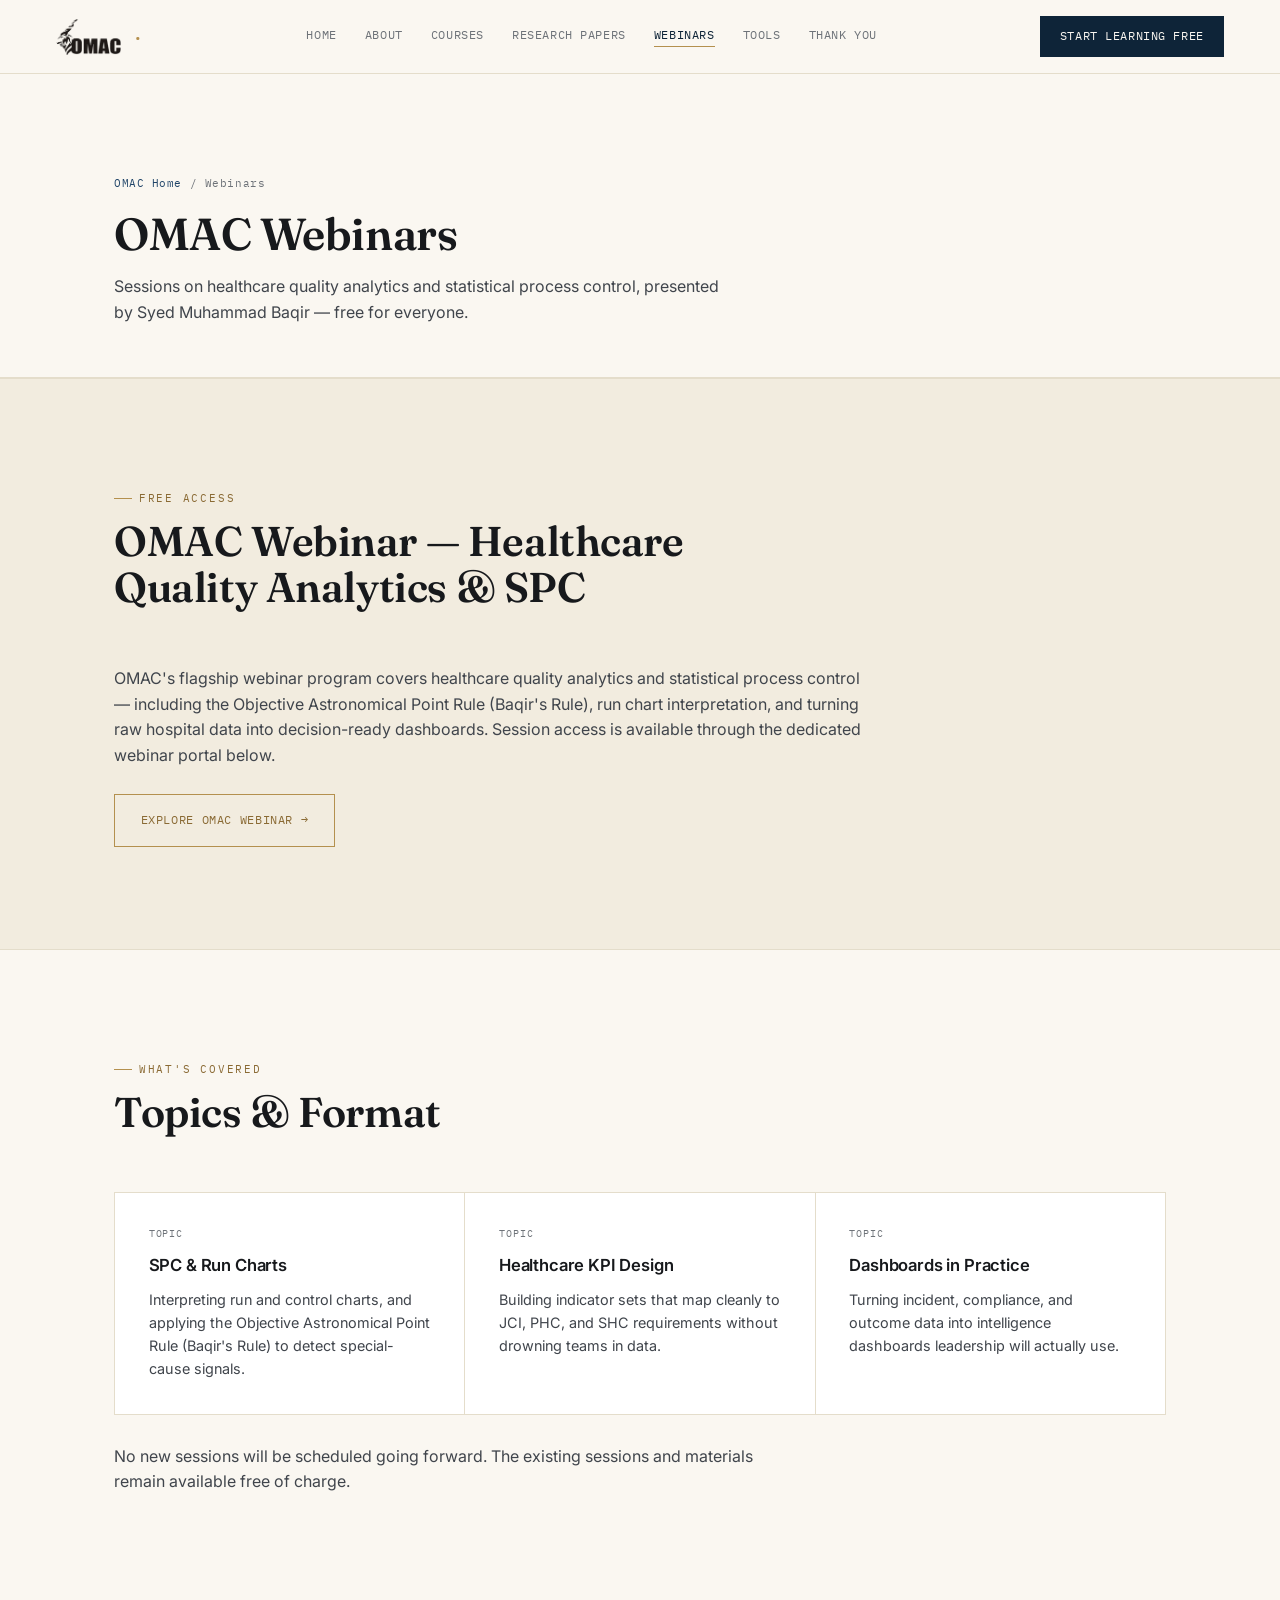
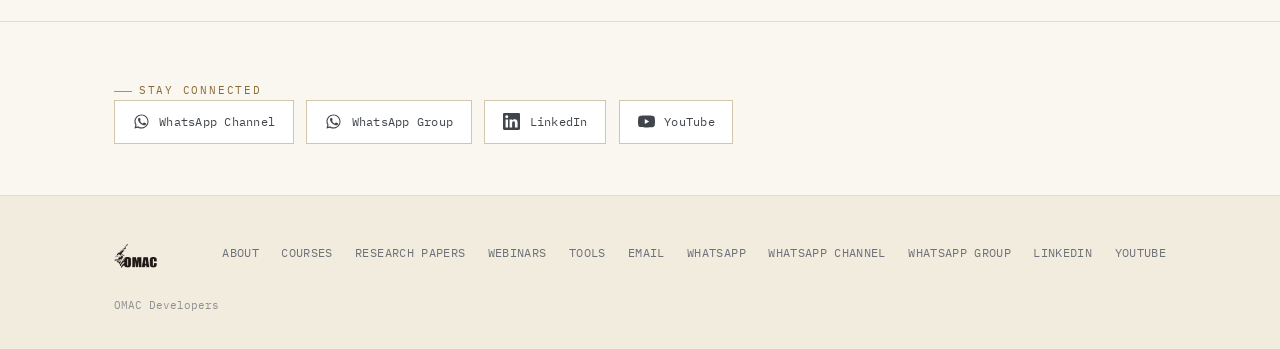
<file: webinars.html>
<!DOCTYPE html>
<html lang="en">
<head>
<meta charset="UTF-8">
<meta name="viewport" content="width=device-width, initial-scale=1.0">
<title>OMAC Webinars | Healthcare Quality Analytics &amp; SPC — Syed Muhammad Baqir</title>
<meta name="description" content="Access OMAC's healthcare quality analytics and SPC webinar sessions by Syed Muhammad Baqir — covering the Objective Astronomical Point Rule, run charts, and KPI dashboards. Free for everyone.">
<meta name="keywords" content="OMAC Webinar, healthcare quality webinar, SPC webinar, run chart, Objective Astronomical Point Rule, Baqir's Rule, S M Baqir, Syed Muhammad Baqir, Baqir, OMAC, OMAC International, OMAC by S M Baqir, OMAC Developers, Quality Guru, Top Quality Guru, Modern Quality Guru, Quality Guru Pakistan, CPHQ Expert, Top CPHQ Expert, CPHQ Trainer, TOP CPHQ Trainer, TOP Healthcare Quality Professional">
<meta name="author" content="Syed Muhammad Baqir">
<link rel="canonical" href="https://syedbaqir291-debug.github.io/OMAC/webinars.html">

<link rel="icon" type="image/png" sizes="32x32" href="assets/images/favicon-32.png">
<link rel="icon" type="image/png" sizes="16x16" href="assets/images/favicon-16.png">
<link rel="apple-touch-icon" sizes="180x180" href="assets/images/favicon-180.png">

<!-- Open Graph -->
<meta property="og:type" content="website">
<meta property="og:title" content="OMAC Webinars | Healthcare Quality Analytics & SPC — Syed Muhammad Baqir">
<meta property="og:description" content="Access OMAC's healthcare quality analytics and SPC webinar sessions by Syed Muhammad Baqir — covering the Objective Astronomical Point Rule, run charts, and KPI dashboards. Free for everyone.">
<meta property="og:url" content="https://syedbaqir291-debug.github.io/OMAC/webinars.html">
<meta property="og:site_name" content="OMAC International">
<meta property="og:image" content="https://syedbaqir291-debug.github.io/OMAC/assets/images/og-cover.jpg">

<meta name="twitter:card" content="summary_large_image">
<meta name="twitter:title" content="OMAC Webinars | Healthcare Quality Analytics & SPC — Syed Muhammad Baqir">
<meta name="twitter:description" content="Access OMAC's healthcare quality analytics and SPC webinar sessions by Syed Muhammad Baqir — covering the Objective Astronomical Point Rule, run charts, and KPI dashboards. Free for everyone.">
<meta name="twitter:image" content="https://syedbaqir291-debug.github.io/OMAC/assets/images/og-cover.jpg">

<link rel="preconnect" href="https://fonts.googleapis.com">
<link rel="preconnect" href="https://fonts.gstatic.com" crossorigin>
<link href="https://fonts.googleapis.com/css2?family=Fraunces:ital,opsz,wght@0,9..144,400;0,9..144,500;0,9..144,600;1,9..144,500&family=Inter:wght@400;500;600&family=IBM+Plex+Mono:wght@400;500;600&display=swap" rel="stylesheet">
<link rel="stylesheet" href="assets/css/style.css">


<script type="application/ld+json">
{
  "@context": "https://schema.org",
  "@graph": [
    {
      "@type": "WebPage",
      "@id": "https://syedbaqir291-debug.github.io/OMAC/webinars.html#webpage",
      "url": "https://syedbaqir291-debug.github.io/OMAC/webinars.html",
      "name": "OMAC Webinars | Healthcare Quality Analytics & SPC — Syed Muhammad Baqir",
      "description": "Access OMAC's healthcare quality analytics and SPC webinar sessions by Syed Muhammad Baqir — covering the Objective Astronomical Point Rule, run charts, and KPI dashboards. Free for everyone.",
      "isPartOf": { "@id": "https://syedbaqir291-debug.github.io/OMAC/#website" },
      "about": { "@id": "https://syedbaqir291-debug.github.io/OMAC/#person" },
      "publisher": { "@id": "https://syedbaqir291-debug.github.io/OMAC/#organization" }
    },
    {
      "@type": "BreadcrumbList",
      "itemListElement": [
        { "@type": "ListItem", "position": 1, "name": "OMAC Home", "item": "https://syedbaqir291-debug.github.io/OMAC/" },
        { "@type": "ListItem", "position": 2, "name": "Webinars", "item": "https://syedbaqir291-debug.github.io/OMAC/webinars.html" }
      ]
    }
  ]
}
</script>
</head>
<body>

<div class="vital-line-wrap" aria-hidden="true">
  <svg viewBox="0 0 56 840" preserveAspectRatio="none">
    <path id="vitalPath" d="M28,0 L28,40 L20,55 L36,70 L24,85 L28,100 L28,140
      L28,180 L20,195 L36,210 L24,225 L28,240 L28,280
      L28,320 L20,335 L36,350 L24,365 L28,380 L28,420
      L28,460 L20,475 L36,490 L24,505 L28,520 L28,560
      L28,600 L20,615 L36,630 L24,645 L28,660 L28,700
      L28,740 L20,755 L36,770 L24,785 L28,800 L28,840" />
    <circle id="vitalDot" class="vital-dot" r="4" cx="28" cy="0"></circle>
  </svg>
</div>

<header class="nav">
  <a href="index.html" class="nav-logo">
    <img src="assets/images/logo-dark.png" alt="OMAC International" class="nav-logo-img">
    <span class="nav-logo-divider">·</span>
  </a>
  <nav class="nav-links" id="navLinks">
    <a href="index.html">Home</a>
    <a href="about.html">About</a>
    <a href="courses.html">Courses</a>
    <a href="research-papers.html">Research Papers</a>
    <a href="webinars.html" class="active">Webinars</a>
    <a href="tools.html">Tools</a>
    <a href="thank-you.html">Thank You</a>
    <a href="courses.html" class="nav-cta-mobile">Start Learning Free</a>
  </nav>
  <div class="nav-right">
    <button class="nav-toggle" aria-label="Toggle navigation">MENU</button>
    <a href="courses.html" class="nav-cta">Start Learning Free</a>
  </div>
</header>

<div class="notice-bar" role="note">&#129293; From <strong>4 October 2026</strong>, all OMAC modules, tools &amp; learning content are free for everyone. <a href="thank-you.html">Read a message from Baqir →</a></div>

<main>
  <section class="page-header" data-blip>
    <div class="wrap">
      <span class="breadcrumb"><a href="index.html">OMAC Home</a> / Webinars</span>
      <h1 data-reveal>OMAC Webinars</h1>
      <p class="lead" data-reveal data-reveal-delay="1">Sessions on healthcare quality analytics and statistical process control, presented by Syed Muhammad Baqir — free for everyone.</p>
    </div>
  </section>


  <!-- ============ WEBINAR ============ -->
  <section class="service-panel dashboard-panel" id="webinar-main" data-blip>
    <div class="wrap">
      <div class="panel-head" data-reveal>
        <div>
          <span class="eyebrow">Free Access</span>
          <h2>OMAC Webinar — Healthcare Quality Analytics &amp; SPC</h2>
        </div>
      </div>
      <p class="about-bio" data-reveal style="max-width:760px;">OMAC's flagship webinar program covers healthcare quality analytics and statistical process control — including the Objective Astronomical Point Rule (Baqir's Rule), run chart interpretation, and turning raw hospital data into decision-ready dashboards. Session access is available through the dedicated webinar portal below.</p>
      <div style="margin-top:1.6rem;" data-reveal data-reveal-delay="1">
        <a href="https://omac-webinar.vercel.app/" target="_blank" rel="noopener" class="btn btn-gold">Explore OMAC Webinar →</a>
      </div>
    </div>
  </section>

  <!-- ============ WHAT TO EXPECT ============ -->
  <section class="service-panel" id="webinar-topics" data-blip>
    <div class="wrap">
      <div class="panel-head" data-reveal>
        <div>
          <span class="eyebrow">What's Covered</span>
          <h2>Topics &amp; Format</h2>
        </div>
      </div>
      <div class="card-grid cols-3" data-reveal>
        <div class="lab-card">
          <span class="tag">Topic</span>
          <h3>SPC &amp; Run Charts</h3>
          <p>Interpreting run and control charts, and applying the Objective Astronomical Point Rule (Baqir's Rule) to detect special-cause signals.</p>
        </div>
        <div class="lab-card">
          <span class="tag">Topic</span>
          <h3>Healthcare KPI Design</h3>
          <p>Building indicator sets that map cleanly to JCI, PHC, and SHC requirements without drowning teams in data.</p>
        </div>
        <div class="lab-card">
          <span class="tag">Topic</span>
          <h3>Dashboards in Practice</h3>
          <p>Turning incident, compliance, and outcome data into intelligence dashboards leadership will actually use.</p>
        </div>
      </div>
      <p class="about-bio" data-reveal style="margin-top:1.8rem;">No new sessions will be scheduled going forward. The existing sessions and materials remain available free of charge.</p>
    </div>
  </section>


  <!-- ============ CONNECT / SOCIAL ============ -->
  <section class="social-panel" id="connect" data-blip>
    <div class="wrap">
      <span class="eyebrow" data-reveal>Stay Connected</span>
      <div class="social-bar" data-reveal data-reveal-delay="1">
        <a href="https://whatsapp.com/channel/0029VbDNtEd3gvWicqcQNV20" target="_blank" rel="noopener" class="social-btn wa"><svg viewBox="0 0 24 24"><path d="M17.5 14.4c-.3-.1-1.6-.8-1.9-.9-.2-.1-.4-.1-.6.1-.2.3-.7.9-.8 1-.2.2-.3.2-.5.1-.3-.1-1.2-.4-2.2-1.4-.8-.7-1.4-1.6-1.5-1.9-.2-.3 0-.5.1-.6.1-.1.3-.3.4-.5.1-.1.2-.3.2-.4.1-.2 0-.3 0-.5-.1-.1-.6-1.5-.8-2-.2-.5-.4-.5-.6-.5h-.5c-.2 0-.5.1-.7.3-.2.3-1 1-1 2.3 0 1.4 1 2.7 1.1 2.9.1.2 2 3.1 4.9 4.3.7.3 1.2.5 1.6.6.7.2 1.3.2 1.8.1.5-.1 1.6-.7 1.9-1.3.2-.6.2-1.1.2-1.2-.1-.2-.3-.2-.5-.3zM12 2C6.5 2 2 6.5 2 12c0 1.9.5 3.6 1.4 5.1L2 22l5-1.3c1.4.8 3.1 1.3 4.9 1.3 5.5 0 10-4.5 10-10S17.5 2 12 2zm0 18.1c-1.6 0-3.1-.4-4.4-1.2l-.3-.2-3 .8.8-2.9-.2-.3C4.1 15 3.6 13.5 3.6 12c0-4.6 3.8-8.4 8.4-8.4s8.4 3.8 8.4 8.4-3.8 8.4-8.4 8.4z"/></svg>WhatsApp Channel</a>
        <a href="https://chat.whatsapp.com/Ly8bDwkvu3qADZxSJCcYvq" target="_blank" rel="noopener" class="social-btn wa"><svg viewBox="0 0 24 24"><path d="M17.5 14.4c-.3-.1-1.6-.8-1.9-.9-.2-.1-.4-.1-.6.1-.2.3-.7.9-.8 1-.2.2-.3.2-.5.1-.3-.1-1.2-.4-2.2-1.4-.8-.7-1.4-1.6-1.5-1.9-.2-.3 0-.5.1-.6.1-.1.3-.3.4-.5.1-.1.2-.3.2-.4.1-.2 0-.3 0-.5-.1-.1-.6-1.5-.8-2-.2-.5-.4-.5-.6-.5h-.5c-.2 0-.5.1-.7.3-.2.3-1 1-1 2.3 0 1.4 1 2.7 1.1 2.9.1.2 2 3.1 4.9 4.3.7.3 1.2.5 1.6.6.7.2 1.3.2 1.8.1.5-.1 1.6-.7 1.9-1.3.2-.6.2-1.1.2-1.2-.1-.2-.3-.2-.5-.3zM12 2C6.5 2 2 6.5 2 12c0 1.9.5 3.6 1.4 5.1L2 22l5-1.3c1.4.8 3.1 1.3 4.9 1.3 5.5 0 10-4.5 10-10S17.5 2 12 2zm0 18.1c-1.6 0-3.1-.4-4.4-1.2l-.3-.2-3 .8.8-2.9-.2-.3C4.1 15 3.6 13.5 3.6 12c0-4.6 3.8-8.4 8.4-8.4s8.4 3.8 8.4 8.4-3.8 8.4-8.4 8.4z"/></svg>WhatsApp Group</a>
        <a href="https://www.linkedin.com/company/omac-solutions/" target="_blank" rel="noopener" class="social-btn li"><svg viewBox="0 0 24 24"><path d="M20.4 20.4h-3.6v-5.6c0-1.3 0-3-1.8-3s-2.1 1.4-2.1 2.9v5.7H9.3V9h3.5v1.6h.1c.5-.9 1.7-1.8 3.4-1.8 3.6 0 4.3 2.4 4.3 5.5v6.1zM5.3 7.4a2.1 2.1 0 1 1 0-4.2 2.1 2.1 0 0 1 0 4.2zM7.1 20.4H3.6V9h3.5v11.4zM22.2 0H1.8C.8 0 0 .8 0 1.7v20.6C0 23.2.8 24 1.8 24h20.4c1 0 1.8-.8 1.8-1.7V1.7C24 .8 23.2 0 22.2 0z"/></svg>LinkedIn</a>
        <a href="https://youtube.com/@syed-muhammad-baqir?si=8lJSC3jI-buDQ4jl" target="_blank" rel="noopener" class="social-btn yt"><svg viewBox="0 0 24 24"><path d="M23.5 6.2a3 3 0 0 0-2.1-2.1C19.5 3.5 12 3.5 12 3.5s-7.5 0-9.4.6A3 3 0 0 0 .5 6.2 31.6 31.6 0 0 0 0 12a31.6 31.6 0 0 0 .5 5.8 3 3 0 0 0 2.1 2.1c1.9.6 9.4.6 9.4.6s7.5 0 9.4-.6a3 3 0 0 0 2.1-2.1A31.6 31.6 0 0 0 24 12a31.6 31.6 0 0 0-.5-5.8zM9.6 15.5V8.5L15.8 12l-6.2 3.5z"/></svg>YouTube</a>
      </div>
    </div>
  </section>


</main>

<footer>
  <div class="wrap">
    <div class="footer-grid">
      <div class="footer-logo">
        <img src="assets/images/logo-dark.png" alt="OMAC International" class="footer-logo-img">
      </div>
      <div class="footer-links">
        <a href="about.html">About</a>
        <a href="courses.html">Courses</a>
        <a href="research-papers.html">Research Papers</a>
        <a href="webinars.html">Webinars</a>
        <a href="tools.html">Tools</a>
        <a href="mailto:syedbaqir291@gmail.com">Email</a>
        <a href="https://wa.me/923014566652" target="_blank" rel="noopener">WhatsApp</a>
        <a href="https://whatsapp.com/channel/0029VbDNtEd3gvWicqcQNV20" target="_blank" rel="noopener">WhatsApp Channel</a>
        <a href="https://chat.whatsapp.com/Ly8bDwkvu3qADZxSJCcYvq" target="_blank" rel="noopener">WhatsApp Group</a>
        <a href="https://www.linkedin.com/company/omac-solutions/" target="_blank" rel="noopener">LinkedIn</a>
        <a href="https://youtube.com/@syed-muhammad-baqir?si=8lJSC3jI-buDQ4jl" target="_blank" rel="noopener">YouTube</a>
      </div>
    </div>
    <div class="footer-meta">OMAC Developers <span class="sr-only">#JCI #CPHQ #HealthcareQuality #SixSigma #Syed_Muhammad_Baqir #DataAnalytics #HealthcareIntelligence #QualityGuru #QualityGuruPakistan #TopQualityGuru #ModernQualityGuru #CPHQExpert #TopCPHQExpert #CPHQTrainer #TopCPHQTrainer #TopHealthcareQualityProfessional CPHQ Trainer, TOP CPHQ Trainer, TOP Healthcare Quality Professional</span></div>
  </div>
</footer>

<script src="assets/js/script.js"></script>
</body>
</html>
</file>
<file: assets/css/style.css>
/* ============================================================
   OMAC International — Design System
   Ivory / Navy / Muted Gold · Fraunces / Inter / IBM Plex Mono
   Editorial consultancy theme — mobile-first
   ============================================================ */

:root {
  /* Core surfaces */
  --paper: #FAF7F1;
  --surface: #FFFFFF;
  --surface-alt: #F2ECDF;
  --line: #E4DDCB;
  --line-strong: #D2C7AC;

  /* Ink (text) */
  --ink-900: #17191C;
  --ink-700: #40454C;
  --ink-500: #6D7278;

  /* Brand */
  --navy-900: #0E2438;
  --navy-800: #163350;
  --navy-700: #1F4468;
  --navy-tint: rgba(14,36,56,0.06);

  --gold-700: #8A6A34;
  --gold-500: #B4904E;
  --gold-300: #D8BD8A;
  --gold-100: #F3E7CD;

  /* Legacy accent (used only inside the dark "screen" motifs) */
  --teal-400: #3FC4B3;
  --teal-300: #6FD9C9;
  --teal-glow: rgba(63, 196, 179, 0.35);

  /* Type */
  --font-display: 'Fraunces', Georgia, serif;
  --font-body: 'Inter', -apple-system, BlinkMacSystemFont, sans-serif;
  --font-mono: 'IBM Plex Mono', 'Courier New', monospace;

  /* Layout */
  --max-width: 1180px;
  --section-pad: clamp(3.2rem, 8vw, 7rem);
  --edge-pad: clamp(1.25rem, 5vw, 4rem);

  --ease-out: cubic-bezier(0.16, 1, 0.3, 1);
}

* { box-sizing: border-box; }
html { scroll-behavior: smooth; }

body {
  margin: 0;
  background: var(--paper);
  color: var(--ink-700);
  font-family: var(--font-body);
  font-size: 16px;
  line-height: 1.6;
  -webkit-font-smoothing: antialiased;
  overflow-x: hidden;
}

@media (prefers-reduced-motion: reduce) {
  html { scroll-behavior: auto; }
  *, *::before, *::after {
    animation-duration: 0.001ms !important;
    animation-iteration-count: 1 !important;
    transition-duration: 0.001ms !important;
    scroll-behavior: auto !important;
  }
}

h1, h2, h3, h4 {
  font-family: var(--font-display);
  font-weight: 600;
  line-height: 1.1;
  margin: 0;
  letter-spacing: -0.01em;
  color: var(--ink-900);
}

p { margin: 0; color: var(--ink-700); }

a { color: inherit; text-decoration: none; }

.eyebrow {
  font-family: var(--font-mono);
  font-size: 0.7rem;
  letter-spacing: 0.16em;
  text-transform: uppercase;
  color: var(--gold-700);
  display: inline-flex;
  align-items: center;
  gap: 0.6em;
}
.eyebrow::before {
  content: '';
  width: 18px;
  height: 1px;
  background: var(--gold-500);
}

.wrap {
  max-width: var(--max-width);
  margin: 0 auto;
  padding-left: var(--edge-pad);
  padding-right: var(--edge-pad);
}

section { position: relative; }

/* ---------- Vital Line (signature scroll element — desktop only) ---------- */
.vital-line-wrap {
  position: fixed;
  left: 0;
  top: 0;
  width: 40px;
  height: 100vh;
  z-index: 30;
  pointer-events: none;
  display: flex;
  align-items: center;
  justify-content: center;
}
.vital-line-wrap svg { width: 100%; height: 100%; overflow: visible; }
#vitalPath {
  fill: none;
  stroke: var(--line-strong);
  stroke-width: 1.4;
  stroke-linecap: round;
}
.vital-dot {
  fill: var(--gold-500);
  opacity: 0;
  transition: opacity 0.3s var(--ease-out);
}
@media (max-width: 860px) {
  .vital-line-wrap { display: none; }
}

/* ---------- Nav ---------- */
.nav {
  position: fixed;
  top: 0; left: 0; right: 0;
  z-index: 50;
  display: flex;
  align-items: center;
  justify-content: space-between;
  padding: 1rem clamp(1.25rem, 5vw, 3.5rem);
  background: var(--paper);
  border-bottom: 1px solid var(--line);
}
.nav-logo {
  font-family: var(--font-mono);
  font-weight: 600;
  font-size: 1rem;
  letter-spacing: 0.04em;
  display: flex;
  align-items: center;
  gap: 0.75rem;
  color: var(--navy-900);
}
.nav-logo-img { height: 36px; width: auto; display: block; }
.nav-logo-divider { color: var(--gold-500); }
.nav-logo .brand-secondary { }
@media (max-width: 480px) {
  .nav-logo-divider { display: none; }
  .nav-logo .brand-secondary { display: none; }
}
.nav-links {
  display: flex;
  align-items: center;
  gap: clamp(1rem, 2.2vw, 1.9rem);
  font-family: var(--font-mono);
  font-size: 0.72rem;
  letter-spacing: 0.05em;
  text-transform: uppercase;
}
.nav-links a {
  color: var(--ink-500);
  transition: color 0.25s var(--ease-out);
  position: relative;
  padding-bottom: 2px;
}
.nav-links a:hover, .nav-links a:focus-visible { color: var(--navy-900); }
.nav-links a.active { color: var(--navy-900); border-bottom: 1px solid var(--gold-500); }

.nav-right { display: flex; align-items: center; gap: 0.9rem; }
.nav-cta {
  font-family: var(--font-mono);
  font-size: 0.72rem;
  letter-spacing: 0.05em;
  text-transform: uppercase;
  background: var(--navy-900);
  color: var(--paper);
  padding: 0.65rem 1.2rem;
  border: 1px solid var(--navy-900);
  transition: background 0.25s var(--ease-out), transform 0.25s var(--ease-out);
  white-space: nowrap;
}
.nav-cta:hover { background: var(--navy-700); transform: translateY(-1px); }

.nav-toggle {
  display: none;
  background: none;
  border: 1px solid var(--line-strong);
  color: var(--navy-900);
  font-family: var(--font-mono);
  font-size: 0.72rem;
  letter-spacing: 0.08em;
  padding: 0.6rem 0.9rem;
  cursor: pointer;
}

@media (max-width: 860px) {
  .nav-links {
    display: none;
    position: fixed;
    inset: 0;
    background: var(--paper);
    flex-direction: column;
    align-items: stretch;
    justify-content: flex-start;
    gap: 0;
    padding: 6rem clamp(1.25rem, 6vw, 3rem) 2rem;
    z-index: 45;
    font-size: 1rem;
  }
  .nav-links.mobile-open { display: flex; }
  .nav-links a {
    width: 100%;
    padding: 1.05rem 0;
    border-bottom: 1px solid var(--line);
    font-size: 1rem;
    letter-spacing: 0.03em;
  }
  .nav-toggle { display: block; }
}
@media (max-width: 640px) {
  .nav-right .nav-cta { display: none; }
}
.nav-links .nav-cta-mobile {
  display: none;
}
@media (max-width: 860px) {
  .nav-links .nav-cta-mobile {
    display: inline-flex;
    align-items: center;
    justify-content: center;
    margin-top: 1.5rem;
    padding: 1rem 1.4rem;
    background: var(--navy-900);
    color: var(--paper);
    border: none;
    font-size: 0.82rem;
  }
}

/* ---------- Buttons ---------- */
.btn {
  display: inline-flex;
  align-items: center;
  gap: 0.6rem;
  font-family: var(--font-mono);
  font-size: 0.78rem;
  letter-spacing: 0.05em;
  text-transform: uppercase;
  padding: 0.95rem 1.6rem;
  border: 1px solid transparent;
  cursor: pointer;
  transition: transform 0.25s var(--ease-out), background 0.25s var(--ease-out), color 0.25s var(--ease-out), border-color 0.25s var(--ease-out);
}
.btn-primary { background: var(--navy-900); color: var(--paper); border-color: var(--navy-900); }
.btn-primary:hover { background: var(--navy-700); border-color: var(--navy-700); transform: translateY(-2px); }
.btn-ghost { border-color: var(--line-strong); color: var(--ink-900); }
.btn-ghost:hover { border-color: var(--navy-900); color: var(--navy-900); transform: translateY(-2px); }
.btn-gold { border-color: var(--gold-500); color: var(--gold-700); }
.btn-gold:hover { background: var(--gold-100); border-color: var(--gold-700); transform: translateY(-2px); }

/* Buttons placed on the dark CTA band need light-on-dark treatment */
.on-dark .btn-ghost { border-color: rgba(250,247,241,0.35); color: var(--paper); }
.on-dark .btn-ghost:hover { border-color: var(--gold-500); color: var(--gold-300); }

/* ---------- Hero ---------- */
.hero {
  min-height: 100vh;
  display: flex;
  flex-direction: column;
  justify-content: center;
  padding: calc(var(--section-pad) + 3.2rem) 0 var(--section-pad);
  background: var(--paper);
}
@media (max-width: 700px) {
  .hero { min-height: auto; padding-top: 7rem; padding-bottom: 3rem; }
}
.hero-grid {
  position: absolute;
  inset: 0;
  background-image:
    linear-gradient(rgba(14,36,56,0.035) 1px, transparent 1px),
    linear-gradient(90deg, rgba(14,36,56,0.035) 1px, transparent 1px);
  background-size: 64px 64px;
  mask-image: linear-gradient(to bottom, black, transparent 85%);
  pointer-events: none;
}
.hero-content { position: relative; max-width: 760px; }
.hero h1 {
  font-size: clamp(2.1rem, 6vw, 4rem);
  margin: 1.1rem 0 1.4rem;
}
.hero h1 em {
  font-style: italic;
  color: var(--navy-700);
}
.hero-sub {
  font-size: clamp(1rem, 1.6vw, 1.14rem);
  max-width: 620px;
  margin-bottom: 2.2rem;
}
.hero-sub strong { color: var(--ink-900); font-weight: 700; }
.hero-actions { display: flex; gap: 0.9rem; flex-wrap: wrap; }

.hero-stats {
  display: flex;
  gap: clamp(1.5rem, 4vw, 3.5rem);
  margin-top: clamp(2.4rem, 6vw, 4.5rem);
  flex-wrap: wrap;
}
.hero-stat .num {
  font-family: var(--font-mono);
  font-weight: 600;
  font-size: clamp(1.5rem, 3vw, 2.1rem);
  color: var(--navy-900);
  display: block;
}
.hero-stat .label {
  font-family: var(--font-mono);
  font-size: 0.68rem;
  letter-spacing: 0.06em;
  text-transform: uppercase;
  color: var(--ink-500);
}

/* ---------- Generic reveal ---------- */
[data-reveal] {
  opacity: 0;
  transform: translateY(24px);
  transition: opacity 0.7s var(--ease-out), transform 0.7s var(--ease-out);
}
[data-reveal].in-view { opacity: 1; transform: translateY(0); }
[data-reveal-delay="1"] { transition-delay: 0.08s; }
[data-reveal-delay="2"] { transition-delay: 0.18s; }
[data-reveal-delay="3"] { transition-delay: 0.28s; }
[data-reveal-delay="4"] { transition-delay: 0.38s; }

/* ---------- Services Snapshot ---------- */
.snapshot-panel {
  padding: clamp(2rem, 5vw, 3.5rem) 0;
  border-top: 1px solid var(--line);
}
.snapshot-panel .eyebrow { margin-bottom: 1.4rem; }
.snapshot-panel .lab-card h3 { font-size: 1rem; }
.snapshot-panel .lab-card p { font-size: 0.86rem; }

/* ---------- About ---------- */
.intro-panel {
  padding: var(--section-pad) 0;
  border-top: 1px solid var(--line);
}
.about-grid {
  display: grid;
  grid-template-columns: 200px 1fr;
  gap: clamp(2rem, 6vw, 4.5rem);
  align-items: start;
}
.about-photo {
  width: 170px;
  aspect-ratio: 1 / 1;
  border: 1px solid var(--gold-500);
  padding: 8px;
  background: var(--surface);
}
.about-photo img {
  width: 100%;
  height: 100%;
  object-fit: cover;
  display: block;
}
.about-copy h2 {
  font-size: clamp(1.6rem, 3.2vw, 2.3rem);
  margin-top: 0.8rem;
}
.credentials-line {
  font-family: var(--font-mono);
  font-size: 0.8rem;
  letter-spacing: 0.03em;
  color: var(--gold-700);
  margin: 0.6rem 0 1.3rem;
}
.about-bio { max-width: 640px; margin-bottom: 1.5rem; }
.credential-list {
  list-style: none;
  margin: 0;
  padding: 0;
  display: flex;
  flex-direction: column;
  gap: 0.65rem;
}
.credential-list li {
  font-family: var(--font-mono);
  font-size: 0.82rem;
  color: var(--ink-700);
  padding-left: 1.3rem;
  position: relative;
}
.credential-list li::before {
  content: '';
  position: absolute;
  left: 0; top: 0.5em;
  width: 6px; height: 6px;
  background: var(--gold-500);
}
@media (max-width: 700px) {
  .about-grid { grid-template-columns: 1fr; }
  .about-photo { width: 128px; }
}

/* ---------- Service Panels ---------- */
.service-panel {
  padding: var(--section-pad) 0;
  border-top: 1px solid var(--line);
  overflow: hidden;
}
.panel-head {
  display: flex;
  justify-content: space-between;
  align-items: flex-end;
  gap: 1.6rem;
  margin-bottom: clamp(2rem, 6vw, 3.5rem);
  flex-wrap: wrap;
}
.panel-head h2 {
  font-size: clamp(1.6rem, 3.6vw, 2.6rem);
  max-width: 620px;
  margin-top: 0.7rem;
}
.panel-head .panel-link {
  font-family: var(--font-mono);
  font-size: 0.76rem;
  letter-spacing: 0.04em;
  text-transform: uppercase;
  color: var(--navy-700);
  border-bottom: 1px solid var(--navy-700);
  padding-bottom: 3px;
  white-space: nowrap;
  transition: color 0.25s var(--ease-out), border-color .25s var(--ease-out);
}
.panel-head .panel-link:hover { color: var(--gold-700); border-color: var(--gold-500); }

.card-grid {
  display: grid;
  grid-template-columns: repeat(3, 1fr);
  gap: 1px;
  background: var(--line);
  border: 1px solid var(--line);
}
.card-grid.cols-2 { grid-template-columns: repeat(2, 1fr); }
.card-grid.cols-4 { grid-template-columns: repeat(4, 1fr); }
@media (max-width: 900px) {
  .card-grid, .card-grid.cols-2, .card-grid.cols-4 { grid-template-columns: 1fr; }
}

.lab-card {
  background: var(--surface);
  padding: clamp(1.5rem, 3vw, 2.1rem);
  display: flex;
  flex-direction: column;
  gap: 0.85rem;
  transition: background 0.3s var(--ease-out);
}
.lab-card:hover { background: var(--surface-alt); }
.lab-card h3 {
  font-family: var(--font-body);
  font-weight: 600;
  font-size: 1.04rem;
  color: var(--ink-900);
}
.lab-card p { font-size: 0.9rem; }
.lab-card .tag {
  font-family: var(--font-mono);
  font-size: 0.64rem;
  letter-spacing: 0.09em;
  text-transform: uppercase;
  color: var(--ink-500);
}

/* ----- Training: competency bars ----- */
.bars-visual {
  display: flex;
  align-items: flex-end;
  gap: clamp(0.5rem, 1.6vw, 1rem);
  height: 130px;
  margin-bottom: 2.2rem;
  padding: 0 0.2rem;
}
.bars-visual .bar {
  flex: 1;
  background: linear-gradient(to top, var(--navy-900), var(--navy-700));
  height: 0%;
  transition: height 1.1s var(--ease-out);
  position: relative;
}
.bars-visual.in-view .bar { height: var(--h); }

/* ----- Quality Automation: terminal motif (dark accent screen) ----- */
.terminal-visual {
  background: var(--navy-900);
  border: 1px solid var(--navy-700);
  padding: 1.3rem 1.5rem;
  font-family: var(--font-mono);
  font-size: 0.8rem;
  color: var(--teal-300);
  margin-bottom: 2.2rem;
  line-height: 1.85;
}
.terminal-visual .ghost { color: rgba(250,247,241,0.4); }
.terminal-visual .cursor {
  display: inline-block;
  width: 7px; height: 1em;
  background: var(--teal-400);
  vertical-align: text-bottom;
  animation: blink 1s steps(2) infinite;
}
@keyframes blink { 50% { opacity: 0; } }

/* ----- Enterprise / dashboard (dark accent screen) ----- */
.dashboard-panel {
  background: var(--surface-alt);
}
.dashboard-visual {
  display: grid;
  grid-template-columns: 1.4fr 1fr;
  gap: 1px;
  background: var(--navy-700);
  border: 1px solid var(--navy-700);
  margin-bottom: clamp(2.2rem, 6vw, 3.5rem);
}
@media (max-width: 860px) { .dashboard-visual { grid-template-columns: 1fr; } }
.chart-cell, .stats-cell {
  background: var(--navy-900);
  padding: clamp(1.3rem, 3vw, 1.9rem);
}
.chart-cell .eyebrow, .stats-cell .eyebrow { margin-bottom: 1.1rem; color: var(--gold-300); }
.chart-cell .eyebrow::before, .stats-cell .eyebrow::before { background: var(--gold-300); }
#chartSvg path.line {
  fill: none;
  stroke: var(--teal-400);
  stroke-width: 2.2;
  stroke-linecap: round;
  stroke-linejoin: round;
}
#chartSvg path.fillarea { fill: url(#chartFill); opacity: 0; transition: opacity 1s ease 0.6s; }
.dashboard-visual.in-view #chartSvg path.fillarea { opacity: 1; }
#chartSvg .gridline { stroke: rgba(250,247,241,0.08); stroke-width: 1; }
#chartSvg circle.point {
  fill: var(--navy-900);
  stroke: var(--gold-500);
  stroke-width: 2;
  opacity: 0;
  transition: opacity 0.4s ease;
}
.dashboard-visual.in-view #chartSvg circle.point { opacity: 1; transition-delay: 1.1s; }

.stats-cell { display: flex; flex-direction: column; justify-content: center; gap: 1.5rem; }
.stat-row { display: flex; justify-content: space-between; align-items: baseline; border-bottom: 1px solid rgba(250,247,241,0.12); padding-bottom: 0.9rem; }
.stat-row:last-child { border-bottom: none; padding-bottom: 0; }
.stat-row .stat-label { font-family: var(--font-mono); font-size: 0.72rem; color: rgba(250,247,241,0.55); letter-spacing: 0.03em; }
.stat-row .stat-num { font-family: var(--font-mono); font-size: clamp(1.4rem, 2.6vw, 1.9rem); color: var(--gold-300); }

/* ---------- Free Tools ---------- */
.tool-card {
  background: var(--surface);
  padding: clamp(1.6rem, 3vw, 2.2rem);
  display: flex;
  flex-direction: column;
  gap: 0.9rem;
  position: relative;
}
.tool-card .tool-index {
  font-family: var(--font-mono);
  font-size: 0.68rem;
  color: var(--gold-700);
}
.tool-card h3 { font-size: 1.14rem; }
.tool-card .btn { align-self: flex-start; margin-top: 0.5rem; }

/* ---------- Final CTA (dark band) ---------- */
.cta-final {
  padding: var(--section-pad) 0;
  text-align: center;
  background: var(--navy-900);
  color: var(--paper);
}
.cta-final h2 {
  font-size: clamp(1.7rem, 4.6vw, 2.9rem);
  max-width: 680px;
  margin: 0 auto 1.8rem;
  color: var(--paper);
}
.cta-final .btn { margin-top: 0.4rem; }
.cta-fallback {
  margin-top: 1.3rem;
  font-family: var(--font-mono);
  font-size: 0.78rem;
  color: rgba(250,247,241,0.6);
}
.cta-fallback a { color: var(--gold-300); border-bottom: 1px solid var(--gold-500); }

/* ---------- Footer ---------- */
footer {
  padding: 3rem 0 2.2rem;
  border-top: 1px solid var(--line);
  background: var(--surface-alt);
}
.footer-grid {
  display: flex;
  justify-content: space-between;
  flex-wrap: wrap;
  gap: 1.8rem;
}
.footer-logo-img { height: 24px; width: auto; display: block; }
.footer-links { display: flex; gap: 1.4rem; flex-wrap: wrap; }
.footer-links a {
  font-family: var(--font-mono);
  font-size: 0.72rem;
  letter-spacing: 0.03em;
  text-transform: uppercase;
  color: var(--ink-500);
  transition: color 0.25s var(--ease-out);
}
.footer-links a:hover { color: var(--navy-900); }
.footer-meta {
  font-family: var(--font-mono);
  font-size: 0.68rem;
  color: var(--ink-500);
  opacity: 0.75;
  margin-top: 1.8rem;
}

::selection { background: var(--gold-300); color: var(--navy-900); }
:focus-visible { outline: 2px solid var(--navy-700); outline-offset: 3px; }

/* ============================================================
   Site-wide additions: Social bar, Page header, Mission/Vision,
   Course cards, Paper detail cards
   ============================================================ */

/* ---------- Social bar (WhatsApp Channel / Group, LinkedIn, YouTube) ---------- */
.social-panel { padding: clamp(2rem, 5vw, 3.2rem) 0; border-top: 1px solid var(--line); }
.social-bar {
  display: flex;
  flex-wrap: wrap;
  gap: 0.8rem;
}
.social-btn {
  display: inline-flex;
  align-items: center;
  gap: 0.6rem;
  padding: 0.7rem 1.1rem;
  border: 1px solid var(--line-strong);
  background: var(--surface);
  font-family: var(--font-mono);
  font-size: 0.76rem;
  letter-spacing: 0.02em;
  color: var(--ink-700);
  transition: border-color 0.25s var(--ease-out), transform 0.25s var(--ease-out), color 0.25s var(--ease-out);
}
.social-btn svg { width: 17px; height: 17px; flex: none; fill: currentColor; }
.social-btn:hover { transform: translateY(-2px); }
.social-btn.wa:hover { color: #1FA855; border-color: #1FA855; }
.social-btn.li:hover { color: #0A66C2; border-color: #0A66C2; }
.social-btn.yt:hover { color: #CC0000; border-color: #CC0000; }

/* Compact icon-only rail (unused in nav on this theme, kept for footer/utility use) */
.social-rail { display: flex; align-items: center; gap: 0.55rem; }
.social-rail a {
  display: inline-flex;
  align-items: center;
  justify-content: center;
  width: 30px;
  height: 30px;
  border: 1px solid var(--line-strong);
  color: var(--ink-700);
  transition: border-color 0.25s var(--ease-out), color 0.25s var(--ease-out), transform 0.25s var(--ease-out);
}
.social-rail a svg { width: 15px; height: 15px; fill: currentColor; }
.social-rail a:hover { transform: translateY(-2px); border-color: var(--navy-900); color: var(--navy-900); }

/* ---------- Sub-page header ---------- */
.page-header {
  padding: clamp(6rem, 12vw, 8.5rem) 0 clamp(2.2rem, 5vw, 3.2rem);
  border-bottom: 1px solid var(--line);
}
.page-header .breadcrumb {
  font-family: var(--font-mono);
  font-size: 0.7rem;
  letter-spacing: 0.05em;
  color: var(--ink-500);
  margin-bottom: 1rem;
  display: block;
}
.page-header .breadcrumb a { color: var(--navy-700); }
.page-header .breadcrumb a:hover { color: var(--gold-700); }
.page-header h1 { font-size: clamp(1.9rem, 4.5vw, 2.8rem); max-width: 760px; }
.page-header p.lead { margin-top: 1rem; max-width: 620px; font-size: 1rem; color: var(--ink-700); }

/* ---------- Mission / Vision / Values ---------- */
.mv-grid {
  display: grid;
  grid-template-columns: repeat(2, 1fr);
  gap: clamp(1.1rem, 3vw, 1.8rem);
  margin-bottom: clamp(1.1rem, 3vw, 1.8rem);
}
@media (max-width: 800px) { .mv-grid { grid-template-columns: 1fr; } }
.mv-card {
  border: 1px solid var(--line);
  border-top: 3px solid var(--gold-500);
  background: var(--surface);
  padding: clamp(1.5rem, 3.5vw, 2.2rem);
}
.mv-card h3 { font-size: 1.06rem; color: var(--gold-700); margin-bottom: 0.6rem; }
.mv-card p { font-size: 0.92rem; }
.values-grid {
  display: grid;
  grid-template-columns: repeat(5, 1fr);
  gap: 1px;
  background: var(--line);
  border: 1px solid var(--line);
}
@media (max-width: 900px) { .values-grid { grid-template-columns: repeat(2, 1fr); } }
@media (max-width: 520px) { .values-grid { grid-template-columns: 1fr; } }
.value-card {
  padding: 1.3rem 1.1rem;
  background: var(--surface);
}
.value-card .num { font-family: var(--font-mono); color: var(--navy-700); font-size: 0.7rem; letter-spacing: 0.06em; }
.value-card h4 { font-size: 0.96rem; margin: 0.5rem 0 0.5rem; color: var(--ink-900); }
.value-card p { font-size: 0.83rem; }

/* ---------- Course / Paper detail cards ---------- */
.course-card, .paper-card {
  border: 1px solid var(--line);
  background: var(--surface);
  padding: clamp(1.4rem, 3vw, 1.9rem);
  display: flex;
  flex-direction: column;
  gap: 0.55rem;
  transition: border-color 0.25s var(--ease-out);
}
.course-card:hover, .paper-card:hover { border-color: var(--navy-700); }
.course-card .btn, .paper-card .btn { align-self: flex-start; margin-top: 0.55rem; }
.badge-row { display: flex; flex-wrap: wrap; gap: 0.5rem; margin: 0.2rem 0 0.3rem; }

.nav-links a.active { color: var(--navy-900); }

/* ---------- GEO Services — highlighted spotlight card ---------- */
.geo-highlight-card {
  position: relative;
  margin-top: 1.4rem;
  border: 1px solid var(--gold-500);
  background: linear-gradient(135deg, var(--navy-900) 0%, var(--navy-800) 100%);
  color: var(--paper);
  padding: clamp(1.8rem, 4vw, 3rem);
  display: grid;
  grid-template-columns: 1fr auto;
  gap: 2rem;
  align-items: center;
}
@media (max-width: 760px) {
  .geo-highlight-card { grid-template-columns: 1fr; text-align: left; }
}
.geo-highlight-badge {
  display: inline-block;
  font-family: var(--font-mono);
  font-size: 0.64rem;
  letter-spacing: 0.08em;
  text-transform: uppercase;
  color: var(--navy-900);
  background: var(--gold-500);
  padding: 0.25rem 0.6rem;
  margin-bottom: 0.7rem;
}
.geo-highlight-card h3 {
  color: var(--paper);
  font-size: clamp(1.2rem, 2.4vw, 1.5rem);
  margin: 0 0 0.2rem;
}
.geo-highlight-card .geo-sub {
  font-weight: 400;
  font-size: 0.8em;
  color: var(--gold-300);
}
.geo-highlight-card p {
  color: rgba(250,247,241,0.82);
  font-size: 0.95rem;
  line-height: 1.6;
  margin-top: 0.7rem;
  max-width: 640px;
}
.btn-highlight {
  background: var(--gold-500);
  color: var(--navy-900);
  border-color: var(--gold-500);
  font-weight: 600;
  white-space: nowrap;
  animation: geo-pulse 2.4s ease-in-out infinite;
}
.btn-highlight:hover {
  background: var(--gold-300);
  border-color: var(--gold-300);
  color: var(--navy-900);
  transform: translateY(-2px);
}
@keyframes geo-pulse {
  0%, 100% { box-shadow: 0 0 0 0 rgba(180,144,78,0.55); }
  50% { box-shadow: 0 0 0 8px rgba(180,144,78,0); }
}


/* ---------- Thank-you / closing note ---------- */
.thanks-panel { padding: clamp(2.2rem, 5vw, 3.6rem) 0; }
.thanks-box {
  max-width: 820px;
  border: 1px solid var(--line);
  border-top: 3px solid var(--gold-500);
  background: var(--surface);
  padding: clamp(1.8rem, 4vw, 2.8rem);
}
.thanks-box h2 { margin: 0.4rem 0 1.2rem; }
.thanks-box p + p { margin-top: 1rem; }
.thanks-sign { color: var(--ink-900); }

/* ---------- Visually hidden (kept in DOM for crawlers) ---------- */
.sr-only {
  position: absolute !important;
  width: 1px; height: 1px;
  margin: -1px; padding: 0;
  overflow: hidden;
  clip: rect(0, 0, 0, 0);
  white-space: nowrap;
  border: 0;
}

/* ---------- Closing notice bar ---------- */
.notice-bar {
  background: var(--navy-900);
  color: var(--paper);
  text-align: center;
  font-size: 0.86rem;
  line-height: 1.45;
  padding: 0.6rem 1rem;
}
.notice-bar a { color: var(--gold-300); text-decoration: underline; white-space: nowrap; }
.notice-bar a:hover { color: var(--paper); }
</file>
